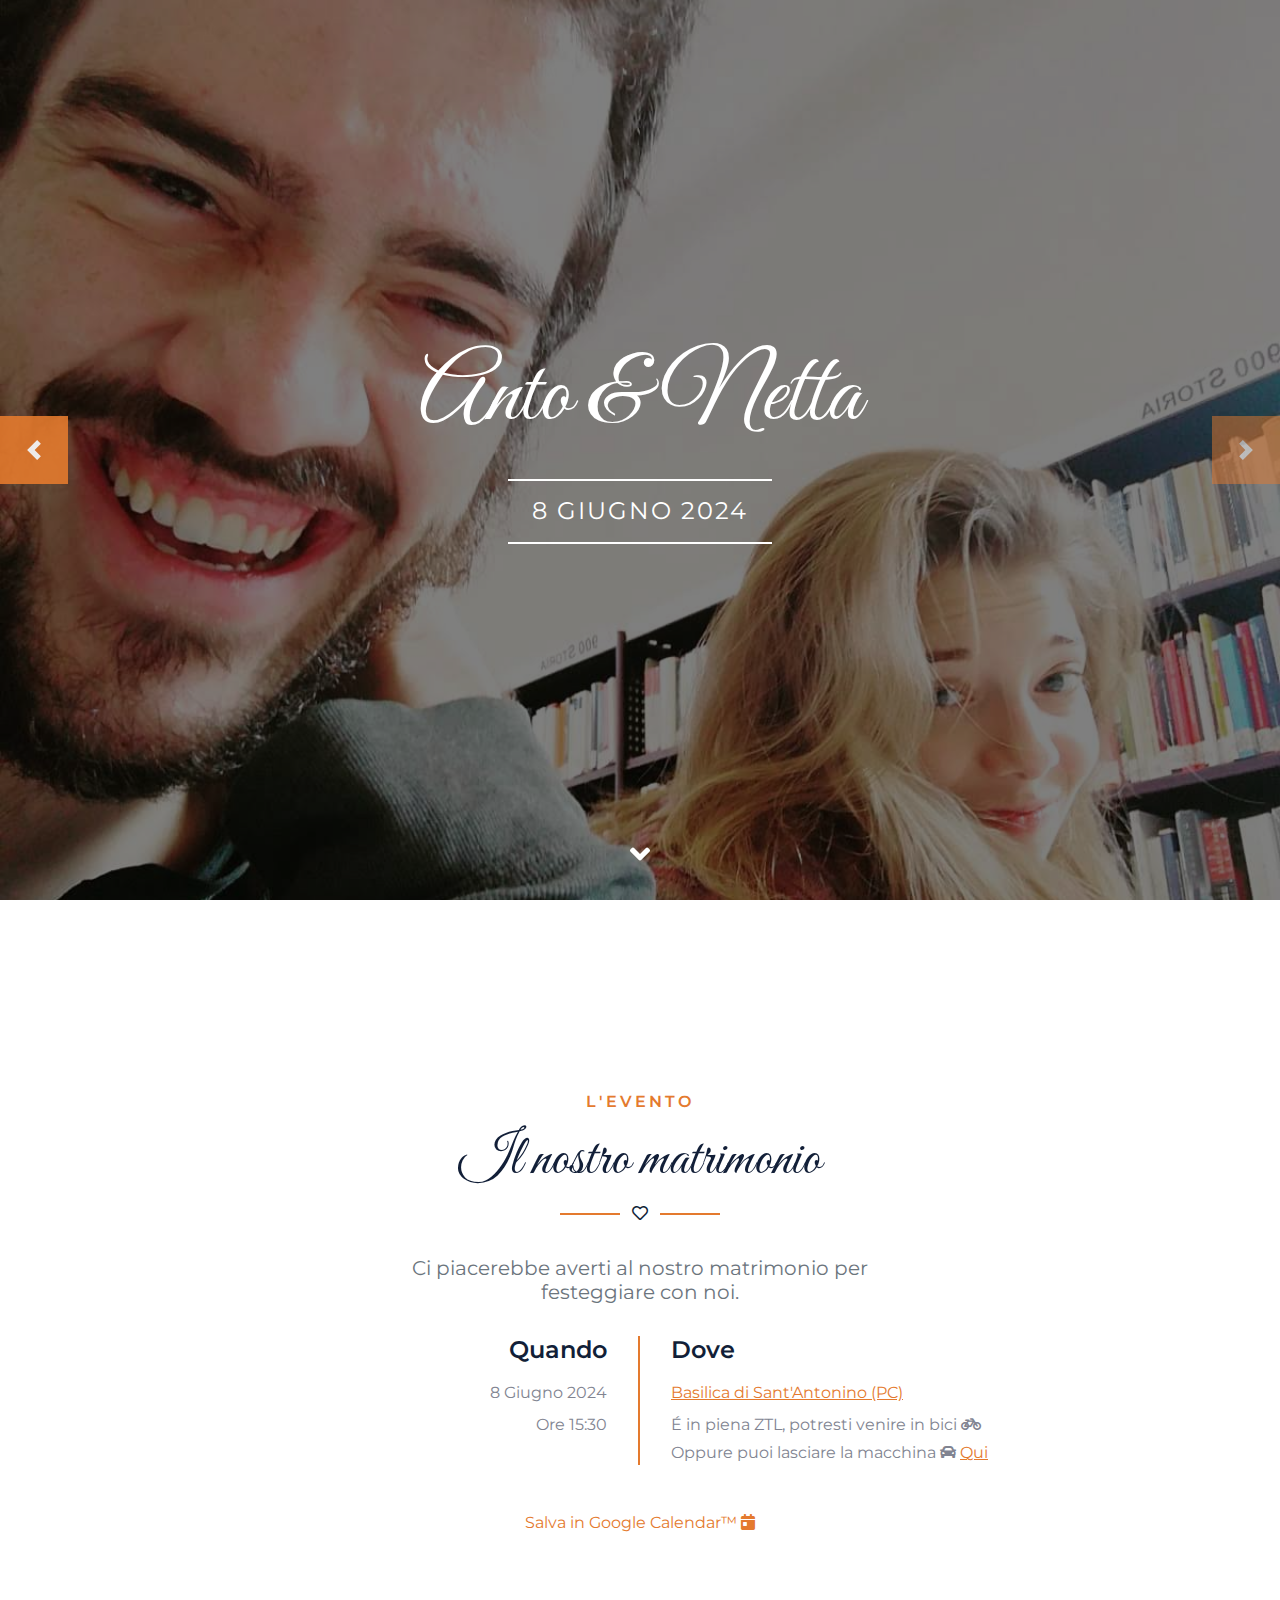
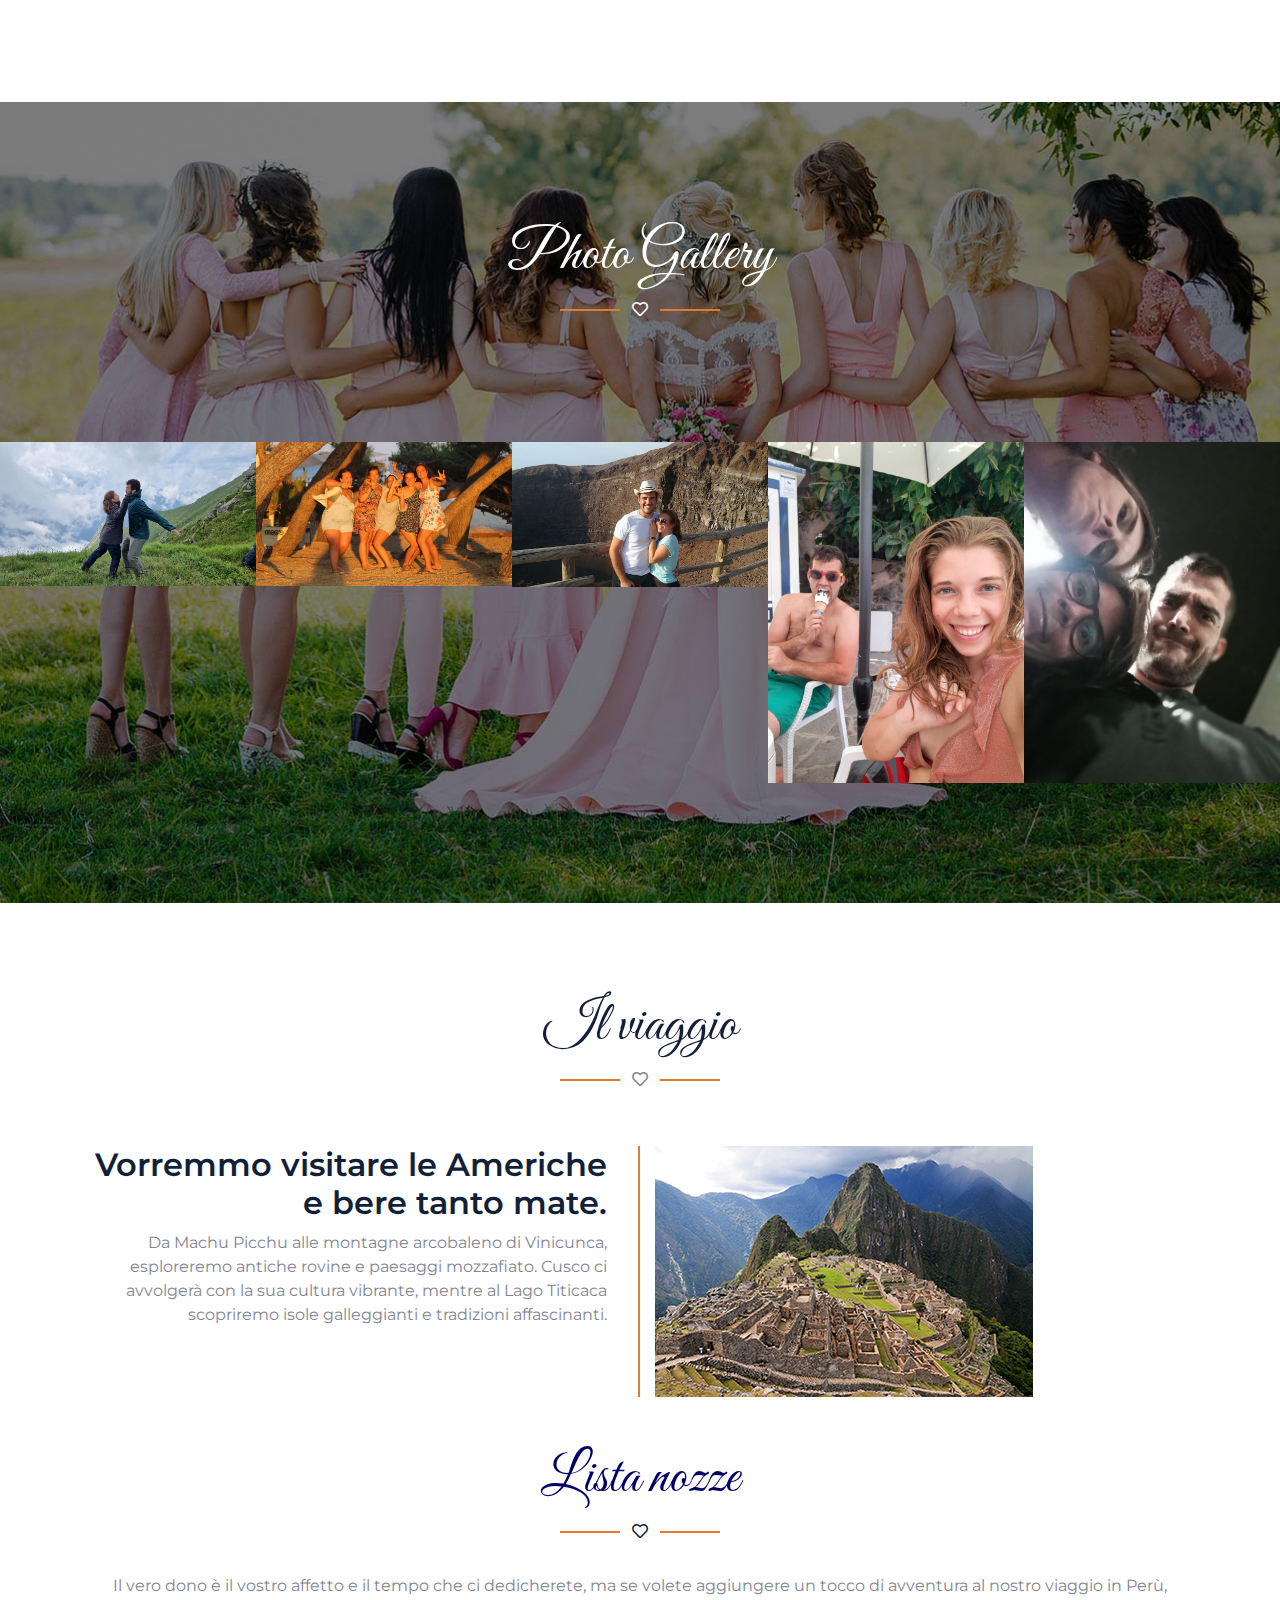
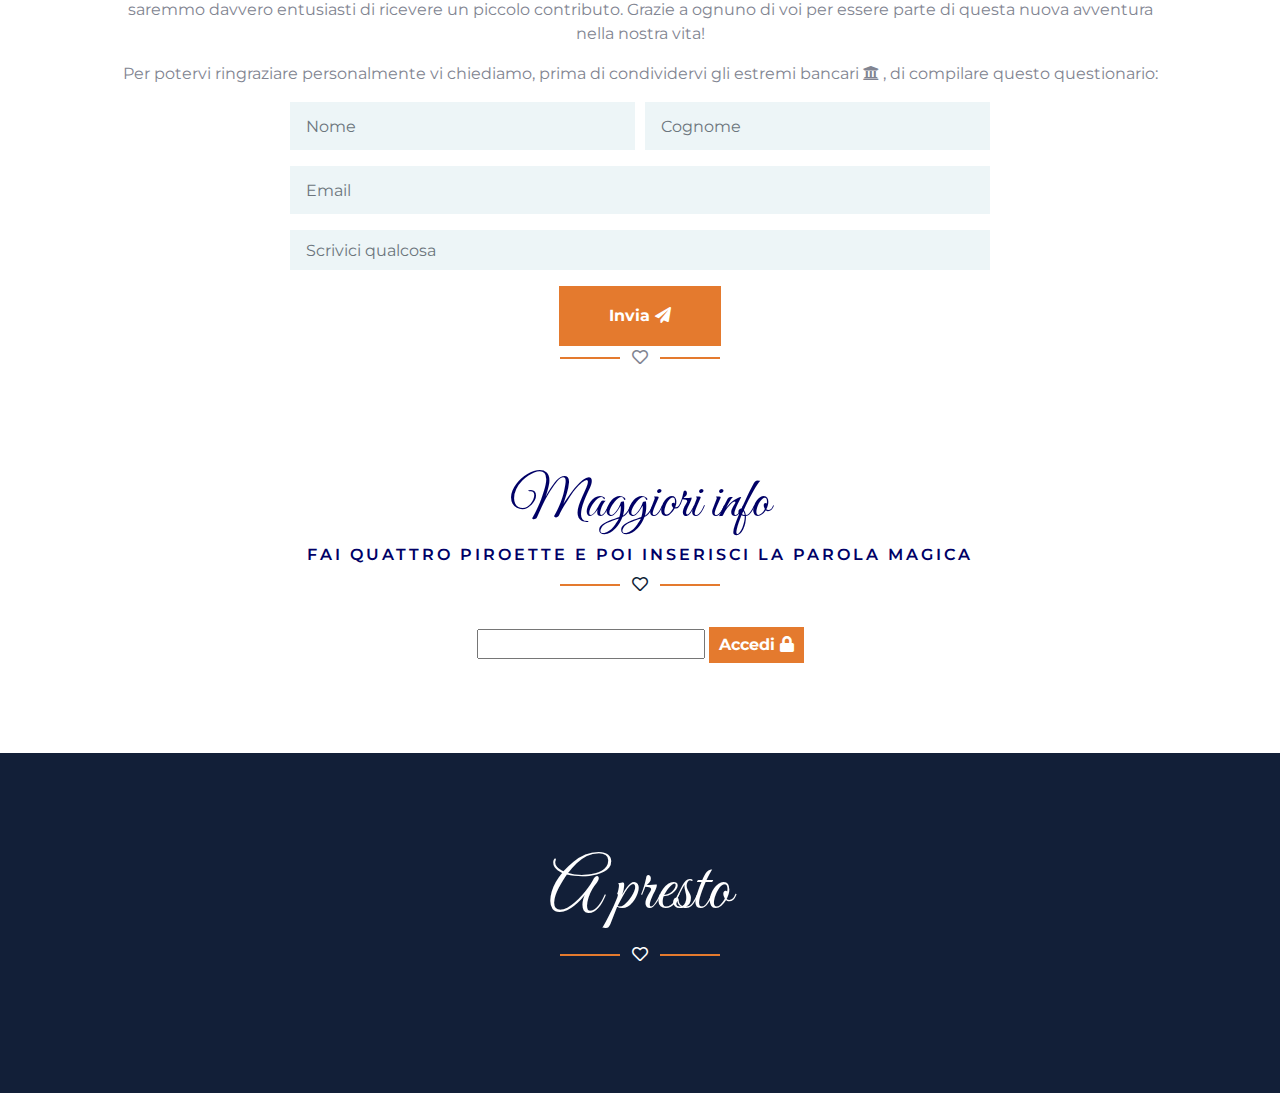
<file: index.html>
<!DOCTYPE html>
<html lang="it">

<head>
    <meta charset="utf-8">
    <title>Anto & Netta - Ci sposiamo</title>
    
    <meta name="description" content="8/06/24 Sant'Antonino" />
    <meta content="width=device-width, initial-scale=1.0" name="viewport">
    <meta content="8/06/24 Sant'Antonino" name="keywords">
    <meta name="viewport" content="width=device-width, initial-scale=1.0">



    <!-- Favicon -->
    <link rel="apple-touch-icon" sizes="180x180" href="img/favicon/apple-touch-icon.png">
    <link rel="icon1" type="image/favicon/ring32-icon" sizes="32x32" href="img/favicon/favicon-32x32.png">
    <link rel="icon" type="image/ring16-icon" sizes="16x16" href="img/favicon/favicon-16x16.png" >
    <link rel="manifest" href="img/favicon/site.webmanifest">
    <link rel="mask-icon" href="img/favicon/safari-pinned-tab.svg" color="#5bbad5">
    <meta name="msapplication-TileColor" content="#da532c">
    <meta name="theme-color" content="#ffffff">
    
    <link rel="shortcut icon" type="image/ring16-icon" sizes="16x16" href="img/favicon/favicon-16x16.png" >

    <!-- Google Web Fonts -->
    <link rel="preconnect" href="https://fonts.gstatic.com">
    <link href="https://fonts.googleapis.com/css2?family=Great+Vibes&family=Montserrat:wght@400;600&display=swap" rel="stylesheet"> 

    <!-- Font Awesome -->
    <!--<link href="https://cdnjs.cloudflare.com/ajax/libs/font-awesome/5.10.0/css/all.min.css" rel="stylesheet"> -->
    <link rel="stylesheet" href="https://cdnjs.cloudflare.com/ajax/libs/font-awesome/5.15.3/css/all.min.css">

    <!-- Libraries Stylesheet -->
    <link href="lib/owlcarousel/assets/owl.carousel.min.css" rel="stylesheet">
    <link href="lib/lightbox/css/lightbox.min.css" rel="stylesheet">

    <!-- Customized Bootstrap Stylesheet -->
    <link href="css/style.css" rel="stylesheet">

</head>

<body data-spy="scroll" data-target=".navbar" data-offset="51">
    <!-- Navbar Start -->
    <nav class="navbar fixed-top shadow-sm navbar-expand-lg bg-dark navbar-dark py-3 py-lg-0 px-lg-5">
        <a href="index.html" class="navbar-brand d-block d-lg-none">
            <h1 class="font-secondary text-white mb-n2">Anto <span class="text-primary">&</span> Netta</h1>
        </a>
        <button type="button" class="navbar-toggler" data-toggle="collapse" data-target="#navbarCollapse">
            <span class="navbar-toggler-icon"></span>
        </button>
        <div class="collapse navbar-collapse justify-content-between" id="navbarCollapse">
            <div class="navbar-nav ml-auto py-0">
                <a href="#home" class="nav-item nav-link active">Home</a>
                <a href="#evento" class="nav-item nav-link">L'evento</a>
                <a href="#gallery" class="nav-item nav-link">Gallery</a>
            </div>
            <a href="index.html" class="navbar-brand mx-5 d-none d-lg-block">
                <h1 class="font-secondary text-white mb-n2">Anto <span class="text-primary">&</span> Netta</h1>
            </a>
            <div class="navbar-nav mr-auto py-0">
                <a href="#trip" class="nav-item nav-link">Il viaggio</a>
                <a href="#list" class="nav-item nav-link">Lista nozze</a>
                <a href="#passwordForm" class="nav-item nav-link">Info</a>
            </div>
        </div>
    </nav>
    <!-- Navbar End -->


    <!-- Carousel Start -->
    <div class="container-fluid p-0 mb-5 pb-5" id="home">
        <div id="header-carousel" class="carousel slide carousel-fade" data-ride="carousel">
            <div class="carousel-inner">
                <div class="carousel-item position-relative active" style="height: 100vh; min-height: 400px;">
                    <img class="position-absolute w-100 h-100" src="img/carousel-3.jpg" style="object-fit: cover;">
                    <div class="carousel-caption d-flex flex-column align-items-center justify-content-center">
                        <div class="p-3" style="max-width: 900px;">
                            <h1 class="display-1 font-secondary text-white mt-n3 mb-md-4">Anto & Netta</h1>
                            <div class="d-inline-block border-top border-bottom border-light py-3 px-4">
                                <h4 class="text-uppercase font-weight-normal text-white m-0" style="letter-spacing: 2px;">8 giugno 2024</h4>
                                
                            </div>

                            <!-- <button type="button" class="btn-play mx-auto" data-toggle="modal"
                                data-src="https://www.youtube.com/embed/DWRcNpR6Kdc" data-target="#videoModal">
                                <span></span>
                            </button> -->                   
                          </div>
                    </div>
                </div>
                <div class="carousel-item position-relative" style="height: 100vh; min-height: 400px;">
                    <img class="position-absolute w-100 h-100" src="img/carousel-2.jpg" style="object-fit: cover;">
                    <div class="carousel-caption d-flex flex-column align-items-center justify-content-center">
                        <div class="p-3" style="max-width: 900px;">
                            <h1 class="display-1 font-secondary text-white mt-n3 mb-md-4">Anto & Netta</h1>
                            <div class="d-inline-block border-top border-bottom border-light py-3 px-4">
                                <h3 class="text-uppercase font-weight-normal text-white m-0" style="letter-spacing: 2px;">Ci sposiamo !</h3>
                            </div>
                            <!-- <button type="button" class="btn-play mx-auto" data-toggle="modal"
                                data-src="https://www.youtube.com/embed/DWRcNpR6Kdc" data-target="#videoModal">
                                <span></span>
                            </button> -->
                        </div>
                    </div>
                </div>
                
            </div>
            <!--Freccette laterali-->
            <a class="carousel-control-prev justify-content-start" href="#header-carousel" data-slide="prev">
                <div class="btn btn-primary px-0" style="width: 68px; height: 68px;">
                    <span class="carousel-control-prev-icon mt-3"></span>
                </div>
            </a>
            <a class="carousel-control-next justify-content-end" href="#header-carousel" data-slide="next">
                <div class="btn btn-primary px-0" style="width: 68px; height: 68px;">
                    <span class="carousel-control-next-icon mt-3"></span>
                </div>
            </a>
        </div>
    </div>
    <!-- Carousel End -->


    <!-- Video Modal Start -->
    <div class="modal fade" id="videoModal" tabindex="-1" role="dialog" aria-labelledby="exampleModalLabel" aria-hidden="true">
        <div class="modal-dialog" role="document">
            <div class="modal-content">
                <div class="modal-body">
                    <button type="button" class="close" data-dismiss="modal" aria-label="Close">
                        <span aria-hidden="true">&times;</span>
                    </button>        
                    <!-- 16:9 aspect ratio -->
                    <div class="embed-responsive embed-responsive-16by9">
                        <iframe class="embed-responsive-item" src="" id="video"  allowscriptaccess="always" allow="autoplay"></iframe>
                    </div>
                </div>
            </div>
        </div>
    </div>
    <!-- Video Modal End -->

        <!-- L'evento Start -->
        <div class="container-fluid py-5" id="evento">
            <div class="container py-5">
                <div class="section-title position-relative text-center">
                    <h6 class="text-uppercase text-primary mb-3" style="letter-spacing: 3px;">L'evento</h6>
                    <h1 class="font-secondary display-4">Il nostro matrimonio</h1>
                    <i class="far fa-heart text-dark"></i>
                </div>
                <div class="row justify-content-center">
                    <div class="col-md-6 text-center">
                        <h5 class="font-weight-normal text-muted mb-3 pb-3">Ci piacerebbe averti al nostro matrimonio per festeggiare con noi.  </h5>
                    </div>
                </div>
                <div class="row">
                    <div class="col-md-6 border-right border-primary">
                        <div class="text-center text-md-right mr-md-3 mb-4 mb-md-0">
                          <!--<img class="img-fluid mb-4" src="img/L'evento-1.jpg" alt="">-->
                            <h4 class="mb-3">Quando</h4>
                            <p class="mb-2">8 Giugno 2024</p>
                            <p class="mb-1">Ore 15:30</p>

                        </div>
                    </div>
                    <div class="col-md-6">
                        <div class="text-center text-md-left ml-md-3">
                           <!-- <img class="img-fluid mb-4" src="img/L'evento-2.jpg" alt=""> -->
                            <h4 class="mb-3">Dove</h4>
                            <p class="mb-2"> <a href="https://goo.gl/maps/T7y7zCUxiX3fUFUFA"><u>Basilica di Sant'Antonino (PC) </u></a> </p>
                                <p class="mb-1"> É in piena ZTL, potresti venire in bici <i class="fas fa-bicycle"></i> </p>
                                <p class="mb-0"> Oppure puoi lasciare la macchina <i class="fas fa-car"></i>
                                    <a href="https://goo.gl/maps/kEk9gjBiH636Jnms8"> <u> Qui</u> </a> </p>
                        </div>
                    </div>
                </div>
                
            </div>
            <div class="row justify-content-center">
                <div class="col-md-6 text-center">
                    <h6 class="font-weight-normal text-muted mb-3 pb-3">  
                        <!--
                            salvalo in
                        <a target="_blank" href="https://calendar.google.com/calendar/event?action=TEMPLATE&amp;tmeid=MmdqNTN2M3NrcXBxaDIxYnIwb2VqcTNocGggZ2FicmllbGUuc2ltb25ldHRhQG0&amp;tmsrc=gabriele.simonetta%40gmail.com"><img border="0" src="https://www.google.com/calendar/images/ext/gc_button1_it.gif"></a>
                        
                        
                        <a
                        target="_blank"
                        href="https://calendar.google.com/calendar/event?action=TEMPLATE&amp;tmeid=NGtjNW1rbDJxNjY5aTdxaWx2Ym5qN20yZjcgZ2FicmllbGUuc2ltb25ldHRhQG0&amp;tmsrc=gabriele.simonetta%40gmail.com"
                        ><img
                          border="0"
                          height="50"
                          src="https://ssl.gstatic.com/calendar/images/dynamiclogo_2020q4/calendar_29_2x.png"
                          
                      /></a>
                    -->
                    <a href="https://www.addevent.com/dir/?client=aub5jjpffz08eqvgwmj1482&amp;start=06%2F08%2F2024&amp;starttime=15%3A30&amp;end=06%2F08%2F2024&amp;endtime=17%3A30&amp;title=Matrimonio%20Anto%20e%20Netta&amp;description=1.%20Vai%20al%20sito:%20https%3A%2F%2Fanto-netta.github.io%2F<br%3E2.%20Vai%20al%20libretto%20della%20messa:%20https://www.canva.com/design/DAF2ahoWWSk/view<br%3E&amp;location=Basilica%20di%20Sant'Antonino%2C%20Piazza%20Sant'Antonino%2C%2029121%20Piacenza%20PC%2C%20Italia&amp;organizer=&amp;organizer_email=&amp;timezone=Europe%2FAmsterdam&amp;service=google&amp;date_format=MM%2FDD%2FYYYY&amp;all_day_event=false&amp;template=sp2015k910u2232p30&amp;alarm=15" target="_blank">Salva in Google Calendar™ <i class="fas fa-solid fa-calendar-day"></i></a>

                </h6>
                    
                    </div>
            </div>
            <div id="elemento-da-mostrare">
                <div class="row justify-content-center">
                    <div class="col-md-6 text-center">
                        <h6 class="font-weight-normal text-muted mb-3 pb-3">  
                            <!--
                                salvalo in
                            <a target="_blank" href="https://calendar.google.com/calendar/event?action=TEMPLATE&amp;tmeid=MmdqNTN2M3NrcXBxaDIxYnIwb2VqcTNocGggZ2FicmllbGUuc2ltb25ldHRhQG0&amp;tmsrc=gabriele.simonetta%40gmail.com"><img border="0" src="https://www.google.com/calendar/images/ext/gc_button1_it.gif"></a>
                            -->
                            
                            <a id="libretto-link" href="https://www.canva.com/design/DAF2ahoWWSk/view" target="_blank"> <u>qui troverai il libretto per seguire la messa</u>
                                <i class="fas fa-book-open"></i>
                            </a>     
                        </h6>
                        
                        </div>
                </div>
            </div>
        </div>
        <!-- L'evento End -->

    <!-- Gallery Start -->
    <div class="container-fluid bg-gallery" id="gallery" style="padding: 120px 0; margin: 90px 0;">
        <div class="section-title position-relative text-center" style="margin-bottom: 120px;">
          <!--  <h6 class="text-uppercase text-primary mb-3" style="letter-spacing: 3px;">Gallery</h6>-->
            <h1 class="font-secondary display-4 text-white">Photo Gallery</h1>
          <!--  <h6 class="text-uppercase text-blue" style="letter-spacing: 3px;">Qui facce sceme di gente felice</h6> -->
            <i class="far fa-heart text-white"></i>
        </div>
        <div class="owl-carousel gallery-carousel">
            <div class="gallery-item">
                <img class="img-fluid w-100" src="img/gallery-1.jpg" alt="" style="max-width: 100%;">
                <div class="overlay">
                  <a href="img/gallery-11.jpg" data-lightbox="gallery">
                    <i class="fa fa-2x fa-plus text-white"></i>
                  </a>
                </div>
              </div>
            <div class="gallery-item">
                <img class="img-fluid w-100" src="img/gallery-2.jpg" alt=""style="max-width: 100%;">
                <a href="img/gallery-2.gif" data-lightbox="gallery">
                    <i class="fa fa-2x fa-plus text-white"></i>
                </a>
            </div>
            <div class="gallery-item">
                <img class="img-fluid w-100" src="img/gallery-3.jpg" alt=""style="max-width: 100%;">
                <a href="img/gallery-3.jpg" data-lightbox="gallery">
                    <i class="fa fa-2x fa-plus text-white"></i>
                </a>
            </div>
            <div class="gallery-item">
                <img class="img-fluid w-100" src="img/gallery-4.jpg" alt="">
                <a href="img/gallery-4.jpg" data-lightbox="gallery">
                    <i class="fa fa-2x fa-plus text-white"></i>
                </a>
            </div>
            <div class="gallery-item">
                <img class="img-fluid w-100" src="img/gallery-5.jpg" alt="">
                <a href="img/gallery-5.jpg" data-lightbox="gallery">
                    <i class="fa fa-2x fa-plus text-white"></i>
                </a>
            </div>
        </div>
    </div>
    <!-- Gallery End -->
    <!--Start Viaggio-->
    <section id="trip">
        <div class="container">
            <div class="section-title position-relative text-center" style="margin-bottom: 30px;">
                <!--  <h6 class="text-uppercase text-primary mb-3" style="letter-spacing: 3px;">Gallery</h6>-->
                  <h1 class="font-secondary display-4 text-black">Il viaggio</h1>
                <!--  <h6 class="text-uppercase text-blue" style="letter-spacing: 3px;">Qui facce sceme di gente felice</h6> -->
                  <i class="far fa-heart text-black"></i>
              </div>
            <br>
          <div class="trip">
            <div class="row">
                <div class="col-md-6 border-right border-primary">
                    <div class="text-center text-md-right mr-md-3 mb-4 mb-md-0">
                        <h2> Vorremmo visitare le Americhe e bere tanto mate.</h2>
                         <p>Da Machu Picchu alle montagne arcobaleno di Vinicunca, esploreremo antiche rovine e paesaggi mozzafiato. Cusco ci  avvolgerà con la sua cultura vibrante, mentre al Lago Titicaca scopriremo isole galleggianti e tradizioni affascinanti.</p>
                   </div>
                </div>
                <div class="col-md-6">
                    <div class="text-center text-md-left ml-md-0">
                        <img src="img/peru-1.jpg" alt="Machu Picchu">
                    </div>
                </div>
            </div>
            <br>
            <br>
            </div>
          </div>
        </div>
      </section>
      
      
      <!--End viaggio-->
<!--Lista nozze Start -->

<section id="list">
    <div class="container">
        <div class="section-title position-relative text-center" style="margin-bottom: 4 px;">
            <h1 class="font-secondary display-4 text-blue">Lista nozze</h1>
            <i class="far fa-heart text-dark"></i>
        </div>
        <div class="position-relative text-center">
        <p>Il vero dono è il vostro affetto e il tempo che ci dedicherete, ma se volete aggiungere un tocco di avventura al nostro viaggio in Perù, saremmo davvero entusiasti di ricevere un piccolo contributo. Grazie a ognuno di voi per essere parte di questa nuova avventura nella nostra vita!</p>
        <p>Per potervi ringraziare personalmente vi chiediamo, prima di condividervi gli estremi bancari  <i class="fas fa-university"></i>
            , di compilare questo questionario:</p>
        </div>
        <div class="row justify-content-center">
            <div id="risultato" class="text-center col-lg-8" style="display: none; border: 3px  dotted  #e47a2e; padding: 10px;">
                <ul class="text-uppercase text-blue" style="list-style-type: none;">
                    <li>IBAN: IT14U0200812606000430091993</li>
                    <li>Intestatario: SIMONETTA GABRIELE, PIRCHIO ANTONIETTA</li>
                    <li>Banca: Unicredit</li>
                    <li>Bic/swift: UNICRITM1BC7</li>
                    <p id="causale"></p>
                </ul>
            </div>
            
            <div class="col-lg-8">
                <div class="text-center">
                    <main class="container">
                        <form   name="ibanform"
                        id="ibanform"
                        method="post" 
                        onsubmit="mostraRisultato(event)"
                        onsubmit="submitted=true;">
                        <div class="form-row row justify-content-center">
                            <label class="form-group col-sm-6" for="Nome">
                            <input
                                type="text"
                                class="form-control bg-secondary border-0 py-4 px-3"
                                placeholder="Nome"
                                name="Nome"
                                id="Nome"
                                required
                            />
                            </label>
                            <label class="form-group col-sm-6" for="Cognome">
                            <input
                                type="text"
                                class="form-control bg-secondary border-0 py-4 px-3"
                                placeholder="Cognome"
                                name="Cognome"
                                id="Cognome"
                                required
                            />
                            </label>
                            <label class="form-group col-sm-12" for="email">
                            <input
                                type="email"
                                class="form-control bg-secondary border-0 py-4 px-3"
                                placeholder="Email"
                                name="email"
                                id="email"
                                
                            />
                            </label>
                                <input
                                type="hidden"
                                class="form-control bg-secondary border-0 py-4 px-3"
                                name="caus"
                                id="caus"
                                value="nooo"
                    
                            />
                            <label class="form-group col-sm-12" for="comment">
                                <input
                                type="text"
                                class="form-control bg-secondary border-0 py-2 px-3" 
                                placeholder="Scrivici qualcosa"
                                name="comment"
                                id="comment"
                                
                                />
                            </label>
                            <button type="submit-iban" class="btn btn-primary font-weight-bold py-3 px-5" id="button-iban">Invia <i class="fas fa-paper-plane"></i></button>
                        </div>
                        </form> 
                    </main>
                </div>
                </div>
            </div>
        </div>
        <div class="section-title position-relative text-center" style="margin-bottom: 30px;">
            <!--  <h6 class="text-uppercase text-primary mb-3" style="letter-spacing: 3px;">Gallery</h6>-->
            <!--  <h6 class="text-uppercase text-blue" style="letter-spacing: 3px;">Qui facce sceme di gente felice</h6> -->
            <i class="far fa-heart text-black"></i>
        </div>
    </div>
</section>
<!-- Più informazioni Start-->
    <div id="passwordForm">
                <div class="section-title position-relative text-center" style="margin-bottom: 4 px;">
                    <h1 class="font-secondary display-4 text-blue">Maggiori info</h1>
                    <h6 class="text-uppercase text-blue" style="letter-spacing: 3px;">fai quattro piroette e poi inserisci la parola magica</h6>
                    <i class="far fa-heart text-dark"></i>
                </div>
                <div>
                   <!-- <h5 class="font-secondary" style="letter-spacing: 3px;"> fai quattro piroette e poi inserisci la parola magica </h6> -->                          
                    <form onsubmit="checkPassword(); return false;">
                        <input type="text" id="passwordInput">
                    <button class="btn btn-primary font-weight-bold py-1 px-2" type="submit">Accedi  <i class="fas fa-lock"></i>
                    </button> 
                    </form>
                    <p id="errorMessage"></p>
                </div>
    </div>
<div id="content1" style="display: none;">
    <!-- Location Start -->
    <div class="container-fluid py-5" id="location1">
        <div class="container py-5">
            <div class="section-title position-relative text-center" id="location-title">
                <h6 class="text-uppercase text-primary mb-3" style="letter-spacing: 3px;">a little party never killed nobody</h6>
                <h1 class="font-secondary display-4" id="location-heading">Che la festa abbia inizio !</h1>
                <i class="far fa-heart text-dark"></i>
            </div>
                <div class="row">
                    <div class="col-md-6 border-right border-primary">
                        <div class="text-center text-md-right mr-md-3 mb-4 mb-md-0">
                            <h3 class="mb-3">Location</h3>
                            <p>Vi aspettiamo per festeggiare con noi presso:</p>
                            <h4><a href="https://maps.app.goo.gl/UdgP3nMpN37znW6eA" target="_blank"><i class="fas fa-map-marker-alt"></i> Gli Spinoni</a></h4>
                            <p>Località Ancarano Sotto, 177 </p>
                            <p>29029 Rivergaro PC</p>
                        </div>
                    </div>

                    <div class="col-md-6">
                        <div class="text-center text-md-left ml-md-0">
                            <img class="img-fluid mb-5" src="img/location.webp" alt="">
                        </div>
                    </div>
                </div>
                <div class="text-center">
                    <br>

                    <a class="underlined-text" href="#rsvp" >Compila il RSVP qui sotto <i class="fas fa-arrow-down"></i></a>
                    </div>
        </div>
    </div>

    <!-- Location end -->
        
      <!-- RSVP Start -->
      <div class="container-fluid py-5" id="rsvp">
        <div class="container py-5">
            <div class="section-title position-relative text-center" id="rsvp-title">
                <h6 class="text-uppercase text-primary mb-3" style="letter-spacing: 3px;">RSVP</h6>
                <h1 class="font-secondary display-4" id="rsvp-heading">Unisciti alla festa</h1>
                <h6 class=".text-lowercase text-blue" style="letter-spacing: 2px;" id="rsvp-note">Ti chiediamo gentilmente di compilarlo entro il 03/03/2024 così da organizzarci al meglio</h6>
                <i class="far fa-heart text-dark"></i>
            </div>
            <!-- Messaggio di ringraziamento start-->
            <div id="thank-you-message" style="display: none;"> 
                <h1 class="font-secondary display-4 text-center" >Grazie!</h1>
                <p class="text-center"> Non vediamo l'ora che sia l'8 giugno per festeggiare insieme.</p>
            </div>
            <!-- Messaggio di ringraziamento end-->        
            <p style="margin-bottom: 50px;"></p>
        </div>
        <div class="row justify-content-center">
            <div class="col-lg-8">
                <div class="text-center">
                    <form 
                    id="rsvpform"
                    method="post" >
                        <div class="form-row">
                            <div class="form-group col-sm-6"for="Nome_Cognome">
                                <input type="text" class="form-control bg-secondary border-0 py-4 px-3"
                                 placeholder="Nome e Cognome"
                                 name="Nome_Cognome"
                                 id="Nome_Cognome_rsvp"
                                 required/>
                            </div>
                            <div class="form-group col-sm-6" >
                                <input type="email"     
                                id="e_mail_rsvp"
                                name="e_mail"
                                class="form-control bg-secondary border-0 py-4 px-3"
                                placeholder="Email"
                                required/>
                            </div>
                        </label>
                        <input
                        type="hidden"
                        class="form-control bg-secondary border-0 py-4 px-3"
                        name="cena"
                        id="cena_rsvp"
                        value="Invitato a cena"
                      />
                        </div>
                        <div class="form-row">
                            <div class="form-group col-sm-6">
                                <select class="form-control bg-secondary border-0" style="height: 52px;" 
                                name="presenza"
                                id="presenza_rsvp"
                                required>
                                    <option value="" selected disabled hidden>Dicci che farai</option>
                                    <option>È l'evento dell'anno! Non mancherò</option>
                                    <option>Vengo solo alla cerimonia per tirarvi il riso</option>
                                    <option>Non posso partecipare</option>
                                </select>
                                
                            </div>
                            <div class="form-group col-sm-6">
                                <select class="form-control bg-secondary border-0" style="height: 52px;" onchange="mostraCampoAltro(this.value)" 
                                name="allergia"
                                id="allergia_rsvp"
                                required>
                                    <option value=""selected disabled hidden>Allergia, intolleranze, regime alimentari </option>
                                    <option>Nulla, mangio anche i sassi</option>
                                    <option>Vegani</option>
                                    <option>Vegetariani</option>
                                    <option>Intolleranti lattosio</option>
                                    <option>Celiaci</option>
                                    <option value="Altro">Altro...</option>
                                </select>
                            </div>
                        
                        </div>
                        <div class="form-group" id="altroInputWrapper" style="display: none;"> <!-- Campo di testo personalizzato per l'opzione "Altro" che inizialmente è nascosto -->
                            <input type="text" class="form-control bg-secondary border-0 py-4 px-3" placeholder="Specifica altro..." 
                            name="altroInput_rsvp"
                            id="altroInput_rsvp">
                        </div>
                        <div class="form-group">
                            <textarea class="form-control bg-secondary border-0 py-2 px-3" 
                            rows="5" 
                            placeholder="Segnalaci altre eventuali esigenze come ad esempio: n° ed età di bimbi al seguito, seggioloni..."
                            name="commento"
                            id="commento_rsvp"></textarea>
                        </div>
                        <div>
                            <button class="btn btn-primary font-weight-bold py-3 px-5" type="submit" id="rsvpButton">Invia <i class="fas fa-paper-plane"></i></button>
                        </div>
                    </form>
                </div>
            </div>
        </div>
</div>
<!-- RSVP End -->  

</div>
<!--Content 1 END-->
<!--Content 2 STRART-->
    <div id="content2" style="display: none;">
       <!-- Location Start -->
    <div class="container-fluid py-5" id="location2">
        <div class="container py-5">
            <div class="section-title position-relative text-center" id="location-title">
                <h6 class="text-uppercase text-primary mb-3" style="letter-spacing: 3px;">a little party never killed nobody</h6>
                <h1 class="font-secondary display-4" id="location-heading">Che la festa abbia inizio !</h1>
                <i class="far fa-heart text-dark"></i>
            </div>
                <div class="row">
                    <div class="col-md-6 border-right border-primary">
                        <div class="text-center text-md-right mr-md-3 mb-4 mb-md-0">
                            <h3 class="mb-3">Location</h3>
                            <p>Vi aspettiamo, <u>per il taglio della torta</u>, verso le 23.00 presso:</p>
                            <h4><a href="https://maps.app.goo.gl/UdgP3nMpN37znW6eA" target="_blank"><i class="fas fa-map-marker-alt"></i> Gli Spinoni</a></h4>
                            <p>Località Ancarano Sotto, 177 </p>
                            <p>29029 Rivergaro PC</p>

                        </div>
                    
                    </div>
                    <div class="col-md-6">
                        <div class="text-center text-md-left ml-md-0">
                            <img class="img-fluid mb-5" src="img/location.webp" alt="">
                        </div>
                    </div>
                </div>
                <div class="text-center">
                    <br>

                    <a class="underlined-text" href="#rsvp" >Compila il RSVP qui sotto <i class="fas fa-arrow-down"></i></a>
                    </div>
        </div>
    </div>
    <!-- Location end -->
        
    <!-- RSVP Start -->
<div class="container-fluid py-5" id="rsvp">
    <div class="container py-5">
        <div class="section-title position-relative text-center" id="rsvp-title">
            <h6 class="text-uppercase text-primary mb-3" style="letter-spacing: 3px;">RSVP</h6>
            <h1 class="font-secondary display-4" id="rsvp-heading">Unisciti alla festa</h1>
            <h6 class=".text-lowercase text-blue" style="letter-spacing: 2px;" id="rsvp-note">Ti chiediamo gentilmente di compilarlo entro il 03/03/2024 così da organizzarci al meglio</h6>
            <i class="far fa-heart text-dark"></i>
        </div>
        <!-- Messaggio di ringraziamento start-->
        <div id="thank-you-message_cake" style="display: none;"> 
            <h1 class="font-secondary display-4 text-center" >Grazie!</h1>
            <p class="text-center"> Non vediamo l'ora che sia l'8 giugno per festeggiare insieme.</p>
        </div>
        <!-- Messaggio di ringraziamento end-->        
        <p style="margin-bottom: 50px;"></p>
    </div>
    <div class="row justify-content-center">
        <div class="col-lg-8">
            <div class="text-center">
                <form 
                id="cakeform"
                method="post" >
                    <div class="form-row">
                        <div class="form-group col-sm-6"for="Nome_Cognome">
                            <input type="text" class="form-control bg-secondary border-0 py-4 px-3"
                             placeholder="Nome e Cognome"
                             name="Nome_Cognome"
                             id="Nome_Cognome_cake"
                             required/>
                        </div>
                        <div class="form-group col-sm-6" >
                            <input type="email"     
                            id="e_mail_cake"
                            name="e_mail"
                            class="form-control bg-secondary border-0 py-4 px-3"
                            placeholder="Email"
                            required/>
                        </div>
                    </label>
                    <input
                    type="hidden"
                    class="form-control bg-secondary border-0 py-4 px-3"
                    name="cena"
                    id="cena_cake"
                    value="Invitato alla torta"
                  />
                  <input
                  type="hidden"
                  class="form-control bg-secondary border-0 py-4 px-3"
                  name="cena"
                  id="allergia_cake"
                  value="_"
                />
                    </div>
                    <div class="form-row">
                        <div class="form-group col-sm-6">
                            <select class="form-control bg-secondary border-0" style="height: 52px;" 
                            name="presenza"
                            id="presenza_cake"
                            required>
                                <option value="" selected disabled hidden>Dicci che farai</option>
                                <option>Vengo alla cerimonia e alla torta solo se è buona</option>
                                <option>Vengo solo alla cerimonia per tirarvi il riso</option>
                                <option>Non posso partecipare</option>
                            </select>
                        </div>
                    </div>
                    <div class="form-group" id="altroInputWrapper" style="display: none;"> <!-- Campo di testo personalizzato per l'opzione "Altro" che inizialmente è nascosto -->
                        <input type="text" class="form-control bg-secondary border-0 py-4 px-3" placeholder="Specifica altro..." 
                        name="altroInput"
                        id="altroInput_cake">
                    </div>
                    
                    <div class="form-group">
                        <textarea class="form-control bg-secondary border-0 py-2 px-3" 
                        rows="5" 
                        placeholder="Segnalaci altre eventuali esigenze..."
                        name="commento"
                        id="commento_cake"></textarea>
                    </div>
                    <div>
                        <button class="btn btn-primary font-weight-bold py-3 px-5" type="submit" id="cakeButton">Invia <i class="fas fa-paper-plane"></i></button>
                    </div>
                </form>
            </div>
        </div>
    </div>
    <!-- <div style="position: relative; width: 100%; height: 0; padding-top: 141.4286%;
 padding-bottom: 0; box-shadow: 0 2px 8px 0 rgba(63,69,81,0.16); margin-top: 1.6em; margin-bottom: 0.9em; overflow: hidden;
 border-radius: 8px; will-change: transform;">
  <iframe loading="lazy" style="position: absolute; width: 100%; height: 100%; top: 0; left: 0; border: none; padding: 0;margin: 0;"
    src="https:&#x2F;&#x2F;www.canva.com&#x2F;design&#x2F;DAFxsIlWOxQ&#x2F;view?embed" allowfullscreen="allowfullscreen" allow="fullscreen">
  </iframe>
</div>
-->
</div>
<!-- RSVP End -->  
<!--Content 2 END-->
    </div>
  
    
    <!-- Footer Start -->
    <div class="container-fluid bg-dark text-white py-5" id="Contatti" style="margin-top: 90px;">
        <div class="container text-center py-5">
            <div class="section-title position-relative text-center">
                <h1 class="font-secondary display-3 text-white">A presto</h1>
                <i class="far fa-heart text-white"></i>
                
            </div>
           <!-- <div class="d-flex justify-content-center mb-4">
                <a class="btn btn-lg btn-outline-light btn-lg-square mr-2" href="#"><i class="fab fa-twitter"></i></a>
                <a class="btn btn-lg btn-outline-light btn-lg-square mr-2" href="#"><i class="fab fa-facebook-f"></i></a>
                <a class="btn btn-lg btn-outline-light btn-lg-square mr-2" href="#"><i class="fab fa-linkedin-in"></i></a>
                <a class="btn btn-lg btn-outline-light btn-lg-square" href="#"><i class="fab fa-instagram"></i></a>
            </div>
            <div class="d-flex justify-content-center py-2">
                <p class="text-white" href="#">info@example.com</p>
                <span class="px-3">|</span>
                <p class="text-white" href="#">+012 345 6789</p>
            </div>
            <p class="m-0">&copy; <a class="text-primary" href="#">Domain Name</a>. Designed by <a class="text-primary" href="https://htmlcodex.com">HTML Codex</a>
            </p>
        </div>
    -->
    </div>
    <!-- Footer End -->
   
    <!-- Scroll to Bottom -->
    <!--<i class="fa fa-2x fa-angle-down text-white scroll-to-bottom"></i> --> 
    <a href="#evento"><i class="fa fa-2x fa-angle-down text-white scroll-to-bottom"></i></a>
    <!-- Back to Top -->
    <a href="#" class="btn btn-lg btn-outline-primary btn-lg-square back-to-top"><i class="fa fa-angle-double-up"></i></a>
    <!-- JavaScript Libraries -->
    <script src="https://code.jquery.com/jquery-3.4.1.min.js"></script>
    <script src="https://stackpath.bootstrapcdn.com/bootstrap/4.4.1/js/bootstrap.bundle.min.js"></script>
    <script src="lib/easing/easing.min.js"></script>
    <script src="lib/waypoints/waypoints.min.js"></script>
    <script src="lib/owlcarousel/owl.carousel.min.js"></script>
    <script src="lib/isotope/isotope.pkgd.min.js"></script>

    <!-- Template Javascript -->
    <script src="js/main.js"></script>
</body>

</html>
</file>
<file: css/style.css>
/******* Bootstrap Theming ********/
/*!
 * Bootstrap v4.5.3 (https://getbootstrap.com/)
 * Copyright 2011-2020 The Bootstrap Authors
 * Copyright 2011-2020 Twitter, Inc.
 * Licensed under MIT (https://github.com/twbs/bootstrap/blob/main/LICENSE)
 */
:root {
  --blue: #007bff;
  --indigo: #6610f2;
  --purple: #6f42c1;
  --pink: #e83e8c;
  --red: #dc3545;
  --orange: #fd7e14;
  --yellow: #ffc107;
  --green: #28a745;
  --teal: #20c997;
  --cyan: #17a2b8;
  --white: #fff;
  --gray: #6c757d;
  --gray-dark: #343a40;
  --primary: #E47A2E;
  --secondary: #EDF5F7;
  --success: #28a745;
  --info: #17a2b8;
  --warning: #ffc107;
  --danger: #dc3545;
  --light: #FFFFFF;
  --dark: #121F38;
  --breakpoint-xs: 0;
  --breakpoint-sm: 576px;
  --breakpoint-md: 768px;
  --breakpoint-lg: 992px;
  --breakpoint-xl: 1200px;
  --font-family-sans-serif: "Montserrat", sans-serif;
  --font-family-monospace: SFMono-Regular, Menlo, Monaco, Consolas, "Liberation Mono", "Courier New", monospace;
}

*,
*::before,
*::after {
  box-sizing: border-box;
}

html {
  font-family: sans-serif;
  line-height: 1.15;
  -webkit-text-size-adjust: 100%;
  -webkit-tap-highlight-color: rgba(0, 0, 0, 0);
}

article, aside, figcaption, figure, footer, header, hgroup, main, nav, section {
  display: block;
}

body {
  margin: 0;
  font-family: "Montserrat", sans-serif;
  font-size: 1rem;
  font-weight: 400;
  line-height: 1.5;
  color: #818491;
  text-align: left;
  background-color: #FFFFFF;
}

[tabindex="-1"]:focus:not(:focus-visible) {
  outline: 0 !important;
}

hr {
  box-sizing: content-box;
  height: 0;
  overflow: visible;
}

h1, h2, h3, h4, h5, h6 {
  margin-top: 0;
  margin-bottom: 0.5rem;
}

p {
  margin-top: 0;
  margin-bottom: 1rem;
}

abbr[title],
abbr[data-original-title] {
  text-decoration: underline;
  text-decoration: underline dotted;
  cursor: help;
  border-bottom: 0;
  text-decoration-skip-ink: none;
}

address {
  margin-bottom: 1rem;
  font-style: normal;
  line-height: inherit;
}

ol,
ul,
dl {
  margin-top: 0;
  margin-bottom: 1rem;
}

ol ol,
ul ul,
ol ul,
ul ol {
  margin-bottom: 0;
}

dt {
  font-weight: 700;
}

dd {
  margin-bottom: .5rem;
  margin-left: 0;
}

blockquote {
  margin: 0 0 1rem;
}

b,
strong {
  font-weight: bolder;
}

small {
  font-size: 80%;
}

sub,
sup {
  position: relative;
  font-size: 75%;
  line-height: 0;
  vertical-align: baseline;
}

sub {
  bottom: -.25em;
}

sup {
  top: -.5em;
}

a {
  color: #E47A2E;
  text-decoration: none;
  background-color: transparent;
}

a:hover {
  color: #af5617;
  text-decoration: underline;
}

a:not([href]):not([class]) {
  color: inherit;
  text-decoration: none;
}

a:not([href]):not([class]):hover {
  color: inherit;
  text-decoration: none;
}

pre,
code,
kbd,
samp {
  font-family: SFMono-Regular, Menlo, Monaco, Consolas, "Liberation Mono", "Courier New", monospace;
  font-size: 1em;
}

pre {
  margin-top: 0;
  margin-bottom: 1rem;
  overflow: auto;
  -ms-overflow-style: scrollbar;
}

figure {
  margin: 0 0 1rem;
}

img {
  vertical-align: middle;
  border-style: none;
}

svg {
  overflow: hidden;
  vertical-align: middle;
}

table {
  border-collapse: collapse;
}

caption {
  padding-top: 0.75rem;
  padding-bottom: 0.75rem;
  color: #6c757d;
  text-align: left;
  caption-side: bottom;
}

th {
  text-align: inherit;
  text-align: -webkit-match-parent;
}

label {
  display: inline-block;
  margin-bottom: 0.5rem;
}

button {
  border-radius: 0;
}

button:focus {
  outline: 1px dotted;
  outline: 5px auto -webkit-focus-ring-color;
}

input,
button,
select,
optgroup,
textarea {
  margin: 0;
  font-family: inherit;
  font-size: inherit;
  line-height: inherit;
}

button,
input {
  overflow: visible;
}

button,
select {
  text-transform: none;
}

[role="button"] {
  cursor: pointer;
}

select {
  word-wrap: normal;
}

button,
[type="button"],
[type="reset"],
[type="submit"] {
  -webkit-appearance: button;
}

button:not(:disabled),
[type="button"]:not(:disabled),
[type="reset"]:not(:disabled),
[type="submit"]:not(:disabled) {
  cursor: pointer;
}

button::-moz-focus-inner,
[type="button"]::-moz-focus-inner,
[type="reset"]::-moz-focus-inner,
[type="submit"]::-moz-focus-inner {
  padding: 0;
  border-style: none;
}

input[type="radio"],
input[type="checkbox"] {
  box-sizing: border-box;
  padding: 0;
}

textarea {
  overflow: auto;
  resize: vertical;
}

fieldset {
  min-width: 0;
  padding: 0;
  margin: 0;
  border: 0;
}

legend {
  display: block;
  width: 100%;
  max-width: 100%;
  padding: 0;
  margin-bottom: .5rem;
  font-size: 1.5rem;
  line-height: inherit;
  color: inherit;
  white-space: normal;
}

@media (max-width: 1200px) {
  legend {
    font-size: calc(1.275rem + 0.3vw) ;
  }
}

progress {
  vertical-align: baseline;
}

[type="number"]::-webkit-inner-spin-button,
[type="number"]::-webkit-outer-spin-button {
  height: auto;
}

[type="search"] {
  outline-offset: -2px;
  -webkit-appearance: none;
}

[type="search"]::-webkit-search-decoration {
  -webkit-appearance: none;
}

::-webkit-file-upload-button {
  font: inherit;
  -webkit-appearance: button;
}

output {
  display: inline-block;
}

summary {
  display: list-item;
  cursor: pointer;
}

template {
  display: none;
}

[hidden] {
  display: none !important;
}

h1, h2, h3, h4, h5, h6,
.h1, .h2, .h3, .h4, .h5, .h6 {
  margin-bottom: 0.5rem;
  font-weight: 600;
  line-height: 1.2;
  color: #121F38;
}

h1, .h1 {
  font-size: 2.5rem;
}

@media (max-width: 1200px) {
  h1, .h1 {
    font-size: calc(1.375rem + 1.5vw) ;
  }
}

h2, .h2 {
  font-size: 2rem;
}

@media (max-width: 1200px) {
  h2, .h2 {
    font-size: calc(1.325rem + 0.9vw) ;
  }
}

h3, .h3 {
  font-size: 1.75rem;
}

@media (max-width: 1200px) {
  h3, .h3 {
    font-size: calc(1.3rem + 0.6vw) ;
  }
}

h4, .h4 {
  font-size: 1.5rem;
}

@media (max-width: 1200px) {
  h4, .h4 {
    font-size: calc(1.275rem + 0.3vw) ;
  }
}

h5, .h5 {
  font-size: 1.25rem;
}

h6, .h6 {
  font-size: 1rem;
}

.lead {
  font-size: 1.25rem;
  font-weight: 300;
}

.display-1 {
  font-size: 6rem;
  font-weight: 300;
  line-height: 1.2;
}

@media (max-width: 1200px) {
  .display-1 {
    font-size: calc(1.725rem + 5.7vw) ;
  }
}

.display-2 {
  font-size: 5.5rem;
  font-weight: 300;
  line-height: 1.2;
}

@media (max-width: 1200px) {
  .display-2 {
    font-size: calc(1.675rem + 5.1vw) ;
  }
}

.display-3 {
  font-size: 4.5rem;
  font-weight: 300;
  line-height: 1.2;
}

@media (max-width: 1200px) {
  .display-3 {
    font-size: calc(1.575rem + 3.9vw) ;
  }
}

.display-4 {
  font-size: 3.5rem;
  font-weight: 300;
  line-height: 1.2;
}

@media (max-width: 1200px) {
  .display-4 {
    font-size: calc(1.475rem + 2.7vw) ;
  }
}

hr {
  margin-top: 1rem;
  margin-bottom: 1rem;
  border: 0;
  border-top: 2px solid rgba(0, 0, 0, 0.1);
}

small,
.small {
  font-size: 80%;
  font-weight: 400;
}

mark,
.mark {
  padding: 0.2em;
  background-color: #fcf8e3;
}

.list-unstyled {
  padding-left: 0;
  list-style: none;
}

.list-inline {
  padding-left: 0;
  list-style: none;
}

.list-inline-item {
  display: inline-block;
}

.list-inline-item:not(:last-child) {
  margin-right: 0.5rem;
}

.initialism {
  font-size: 90%;
  text-transform: uppercase;
}

.blockquote {
  margin-bottom: 1rem;
  font-size: 1.25rem;
}

.blockquote-footer {
  display: block;
  font-size: 80%;
  color: #6c757d;
}

.blockquote-footer::before {
  content: "\2014\00A0";
}

.img-fluid {
  max-width: 100%;
  height: auto;
}

.img-thumbnail {
  padding: 0.25rem;
  background-color: #FFFFFF;
  border: 2px solid #dee2e6;
  max-width: 100%;
  height: auto;
}

.figure {
  display: inline-block;
}

.figure-img {
  margin-bottom: 0.5rem;
  line-height: 1;
}

.figure-caption {
  font-size: 90%;
  color: #6c757d;
}

code {
  font-size: 87.5%;
  color: #e83e8c;
  word-wrap: break-word;
}

a > code {
  color: inherit;
}

kbd {
  padding: 0.2rem 0.4rem;
  font-size: 87.5%;
  color: #fff;
  background-color: #212529;
}

kbd kbd {
  padding: 0;
  font-size: 100%;
  font-weight: 700;
}

pre {
  display: block;
  font-size: 87.5%;
  color: #212529;
}

pre code {
  font-size: inherit;
  color: inherit;
  word-break: normal;
}

.pre-scrollable {
  max-height: 340px;
  overflow-y: scroll;
}

.container,
.container-fluid,
.container-sm,
.container-md,
.container-lg,
.container-xl {
  width: 100%;
  padding-right: 15px;
  padding-left: 15px;
  margin-right: auto;
  margin-left: auto;
}

@media (min-width: 576px) {
  .container, .container-sm {
    max-width: 540px;
  }
}

@media (min-width: 768px) {
  .container, .container-sm, .container-md {
    max-width: 720px;
  }
}

@media (min-width: 992px) {
  .container, .container-sm, .container-md, .container-lg {
    max-width: 960px;
  }
}

@media (min-width: 1200px) {
  .container, .container-sm, .container-md, .container-lg, .container-xl {
    max-width: 1140px;
  }
}

.row {
  display: flex;
  flex-wrap: wrap;
  margin-right: -15px;
  margin-left: -15px;
}

.no-gutters {
  margin-right: 0;
  margin-left: 0;
}

.no-gutters > .col,
.no-gutters > [class*="col-"] {
  padding-right: 0;
  padding-left: 0;
}

.col-1, .col-2, .col-3, .col-4, .col-5, .col-6, .col-7, .col-8, .col-9, .col-10, .col-11, .col-12, .col,
.col-auto, .col-sm-1, .col-sm-2, .col-sm-3, .col-sm-4, .col-sm-5, .col-sm-6, .col-sm-7, .col-sm-8, .col-sm-9, .col-sm-10, .col-sm-11, .col-sm-12, .col-sm,
.col-sm-auto, .col-md-1, .col-md-2, .col-md-3, .col-md-4, .col-md-5, .col-md-6, .col-md-7, .col-md-8, .col-md-9, .col-md-10, .col-md-11, .col-md-12, .col-md,
.col-md-auto, .col-lg-1, .col-lg-2, .col-lg-3, .col-lg-4, .col-lg-5, .col-lg-6, .col-lg-7, .col-lg-8, .col-lg-9, .col-lg-10, .col-lg-11, .col-lg-12, .col-lg,
.col-lg-auto, .col-xl-1, .col-xl-2, .col-xl-3, .col-xl-4, .col-xl-5, .col-xl-6, .col-xl-7, .col-xl-8, .col-xl-9, .col-xl-10, .col-xl-11, .col-xl-12, .col-xl,
.col-xl-auto {
  position: relative;
  width: 100%;
  padding-right: 15px;
  padding-left: 15px;
}

.col {
  flex-basis: 0;
  flex-grow: 1;
  max-width: 100%;
}

.row-cols-1 > * {
  flex: 0 0 100%;
  max-width: 100%;
}

.row-cols-2 > * {
  flex: 0 0 50%;
  max-width: 50%;
}

.row-cols-3 > * {
  flex: 0 0 33.33333%;
  max-width: 33.33333%;
}

.row-cols-4 > * {
  flex: 0 0 25%;
  max-width: 25%;
}

.row-cols-5 > * {
  flex: 0 0 20%;
  max-width: 20%;
}

.row-cols-6 > * {
  flex: 0 0 16.66667%;
  max-width: 16.66667%;
}

.col-auto {
  flex: 0 0 auto;
  width: auto;
  max-width: 100%;
}

.col-1 {
  flex: 0 0 8.33333%;
  max-width: 8.33333%;
}

.col-2 {
  flex: 0 0 16.66667%;
  max-width: 16.66667%;
}

.col-3 {
  flex: 0 0 25%;
  max-width: 25%;
}

.col-4 {
  flex: 0 0 33.33333%;
  max-width: 33.33333%;
}

.col-5 {
  flex: 0 0 41.66667%;
  max-width: 41.66667%;
}

.col-6 {
  flex: 0 0 50%;
  max-width: 50%;
}

.col-7 {
  flex: 0 0 58.33333%;
  max-width: 58.33333%;
}

.col-8 {
  flex: 0 0 66.66667%;
  max-width: 66.66667%;
}

.col-9 {
  flex: 0 0 75%;
  max-width: 75%;
}

.col-10 {
  flex: 0 0 83.33333%;
  max-width: 83.33333%;
}

.col-11 {
  flex: 0 0 91.66667%;
  max-width: 91.66667%;
}

.col-12 {
  flex: 0 0 100%;
  max-width: 100%;
}

.order-first {
  order: -1;
}

.order-last {
  order: 13;
}

.order-0 {
  order: 0;
}

.order-1 {
  order: 1;
}

.order-2 {
  order: 2;
}

.order-3 {
  order: 3;
}

.order-4 {
  order: 4;
}

.order-5 {
  order: 5;
}

.order-6 {
  order: 6;
}

.order-7 {
  order: 7;
}

.order-8 {
  order: 8;
}

.order-9 {
  order: 9;
}

.order-10 {
  order: 10;
}

.order-11 {
  order: 11;
}

.order-12 {
  order: 12;
}

.offset-1 {
  margin-left: 8.33333%;
}

.offset-2 {
  margin-left: 16.66667%;
}

.offset-3 {
  margin-left: 25%;
}

.offset-4 {
  margin-left: 33.33333%;
}

.offset-5 {
  margin-left: 41.66667%;
}

.offset-6 {
  margin-left: 50%;
}

.offset-7 {
  margin-left: 58.33333%;
}

.offset-8 {
  margin-left: 66.66667%;
}

.offset-9 {
  margin-left: 75%;
}

.offset-10 {
  margin-left: 83.33333%;
}

.offset-11 {
  margin-left: 91.66667%;
}

@media (min-width: 576px) {
  .col-sm {
    flex-basis: 0;
    flex-grow: 1;
    max-width: 100%;
  }
  .row-cols-sm-1 > * {
    flex: 0 0 100%;
    max-width: 100%;
  }
  .row-cols-sm-2 > * {
    flex: 0 0 50%;
    max-width: 50%;
  }
  .row-cols-sm-3 > * {
    flex: 0 0 33.33333%;
    max-width: 33.33333%;
  }
  .row-cols-sm-4 > * {
    flex: 0 0 25%;
    max-width: 25%;
  }
  .row-cols-sm-5 > * {
    flex: 0 0 20%;
    max-width: 20%;
  }
  .row-cols-sm-6 > * {
    flex: 0 0 16.66667%;
    max-width: 16.66667%;
  }
  .col-sm-auto {
    flex: 0 0 auto;
    width: auto;
    max-width: 100%;
  }
  .col-sm-1 {
    flex: 0 0 8.33333%;
    max-width: 8.33333%;
  }
  .col-sm-2 {
    flex: 0 0 16.66667%;
    max-width: 16.66667%;
  }
  .col-sm-3 {
    flex: 0 0 25%;
    max-width: 25%;
  }
  .col-sm-4 {
    flex: 0 0 33.33333%;
    max-width: 33.33333%;
  }
  .col-sm-5 {
    flex: 0 0 41.66667%;
    max-width: 41.66667%;
  }
  .col-sm-6 {
    flex: 0 0 50%;
    max-width: 50%;
  }
  .col-sm-7 {
    flex: 0 0 58.33333%;
    max-width: 58.33333%;
  }
  .col-sm-8 {
    flex: 0 0 66.66667%;
    max-width: 66.66667%;
  }
  .col-sm-9 {
    flex: 0 0 75%;
    max-width: 75%;
  }
  .col-sm-10 {
    flex: 0 0 83.33333%;
    max-width: 83.33333%;
  }
  .col-sm-11 {
    flex: 0 0 91.66667%;
    max-width: 91.66667%;
  }
  .col-sm-12 {
    flex: 0 0 100%;
    max-width: 100%;
  }
  .order-sm-first {
    order: -1;
  }
  .order-sm-last {
    order: 13;
  }
  .order-sm-0 {
    order: 0;
  }
  .order-sm-1 {
    order: 1;
  }
  .order-sm-2 {
    order: 2;
  }
  .order-sm-3 {
    order: 3;
  }
  .order-sm-4 {
    order: 4;
  }
  .order-sm-5 {
    order: 5;
  }
  .order-sm-6 {
    order: 6;
  }
  .order-sm-7 {
    order: 7;
  }
  .order-sm-8 {
    order: 8;
  }
  .order-sm-9 {
    order: 9;
  }
  .order-sm-10 {
    order: 10;
  }
  .order-sm-11 {
    order: 11;
  }
  .order-sm-12 {
    order: 12;
  }
  .offset-sm-0 {
    margin-left: 0;
  }
  .offset-sm-1 {
    margin-left: 8.33333%;
  }
  .offset-sm-2 {
    margin-left: 16.66667%;
  }
  .offset-sm-3 {
    margin-left: 25%;
  }
  .offset-sm-4 {
    margin-left: 33.33333%;
  }
  .offset-sm-5 {
    margin-left: 41.66667%;
  }
  .offset-sm-6 {
    margin-left: 50%;
  }
  .offset-sm-7 {
    margin-left: 58.33333%;
  }
  .offset-sm-8 {
    margin-left: 66.66667%;
  }
  .offset-sm-9 {
    margin-left: 75%;
  }
  .offset-sm-10 {
    margin-left: 83.33333%;
  }
  .offset-sm-11 {
    margin-left: 91.66667%;
  }
}

@media (min-width: 768px) {
  .col-md {
    flex-basis: 0;
    flex-grow: 1;
    max-width: 100%;
  }
  .row-cols-md-1 > * {
    flex: 0 0 100%;
    max-width: 100%;
  }
  .row-cols-md-2 > * {
    flex: 0 0 50%;
    max-width: 50%;
  }
  .row-cols-md-3 > * {
    flex: 0 0 33.33333%;
    max-width: 33.33333%;
  }
  .row-cols-md-4 > * {
    flex: 0 0 25%;
    max-width: 25%;
  }
  .row-cols-md-5 > * {
    flex: 0 0 20%;
    max-width: 20%;
  }
  .row-cols-md-6 > * {
    flex: 0 0 16.66667%;
    max-width: 16.66667%;
  }
  .col-md-auto {
    flex: 0 0 auto;
    width: auto;
    max-width: 100%;
  }
  .col-md-1 {
    flex: 0 0 8.33333%;
    max-width: 8.33333%;
  }
  .col-md-2 {
    flex: 0 0 16.66667%;
    max-width: 16.66667%;
  }
  .col-md-3 {
    flex: 0 0 25%;
    max-width: 25%;
  }
  .col-md-4 {
    flex: 0 0 33.33333%;
    max-width: 33.33333%;
  }
  .col-md-5 {
    flex: 0 0 41.66667%;
    max-width: 41.66667%;
  }
  .col-md-6 {
    flex: 0 0 50%;
    max-width: 50%;
  }
  .col-md-7 {
    flex: 0 0 58.33333%;
    max-width: 58.33333%;
  }
  .col-md-8 {
    flex: 0 0 66.66667%;
    max-width: 66.66667%;
  }
  .col-md-9 {
    flex: 0 0 75%;
    max-width: 75%;
  }
  .col-md-10 {
    flex: 0 0 83.33333%;
    max-width: 83.33333%;
  }
  .col-md-11 {
    flex: 0 0 91.66667%;
    max-width: 91.66667%;
  }
  .col-md-12 {
    flex: 0 0 100%;
    max-width: 100%;
  }
  .order-md-first {
    order: -1;
  }
  .order-md-last {
    order: 13;
  }
  .order-md-0 {
    order: 0;
  }
  .order-md-1 {
    order: 1;
  }
  .order-md-2 {
    order: 2;
  }
  .order-md-3 {
    order: 3;
  }
  .order-md-4 {
    order: 4;
  }
  .order-md-5 {
    order: 5;
  }
  .order-md-6 {
    order: 6;
  }
  .order-md-7 {
    order: 7;
  }
  .order-md-8 {
    order: 8;
  }
  .order-md-9 {
    order: 9;
  }
  .order-md-10 {
    order: 10;
  }
  .order-md-11 {
    order: 11;
  }
  .order-md-12 {
    order: 12;
  }
  .offset-md-0 {
    margin-left: 0;
  }
  .offset-md-1 {
    margin-left: 8.33333%;
  }
  .offset-md-2 {
    margin-left: 16.66667%;
  }
  .offset-md-3 {
    margin-left: 25%;
  }
  .offset-md-4 {
    margin-left: 33.33333%;
  }
  .offset-md-5 {
    margin-left: 41.66667%;
  }
  .offset-md-6 {
    margin-left: 50%;
  }
  .offset-md-7 {
    margin-left: 58.33333%;
  }
  .offset-md-8 {
    margin-left: 66.66667%;
  }
  .offset-md-9 {
    margin-left: 75%;
  }
  .offset-md-10 {
    margin-left: 83.33333%;
  }
  .offset-md-11 {
    margin-left: 91.66667%;
  }
}

@media (min-width: 992px) {
  .col-lg {
    flex-basis: 0;
    flex-grow: 1;
    max-width: 100%;
  }
  .row-cols-lg-1 > * {
    flex: 0 0 100%;
    max-width: 100%;
  }
  .row-cols-lg-2 > * {
    flex: 0 0 50%;
    max-width: 50%;
  }
  .row-cols-lg-3 > * {
    flex: 0 0 33.33333%;
    max-width: 33.33333%;
  }
  .row-cols-lg-4 > * {
    flex: 0 0 25%;
    max-width: 25%;
  }
  .row-cols-lg-5 > * {
    flex: 0 0 20%;
    max-width: 20%;
  }
  .row-cols-lg-6 > * {
    flex: 0 0 16.66667%;
    max-width: 16.66667%;
  }
  .col-lg-auto {
    flex: 0 0 auto;
    width: auto;
    max-width: 100%;
  }
  .col-lg-1 {
    flex: 0 0 8.33333%;
    max-width: 8.33333%;
  }
  .col-lg-2 {
    flex: 0 0 16.66667%;
    max-width: 16.66667%;
  }
  .col-lg-3 {
    flex: 0 0 25%;
    max-width: 25%;
  }
  .col-lg-4 {
    flex: 0 0 33.33333%;
    max-width: 33.33333%;
  }
  .col-lg-5 {
    flex: 0 0 41.66667%;
    max-width: 41.66667%;
  }
  .col-lg-6 {
    flex: 0 0 50%;
    max-width: 50%;
  }
  .col-lg-7 {
    flex: 0 0 58.33333%;
    max-width: 58.33333%;
  }
  .col-lg-8 {
    flex: 0 0 66.66667%;
    max-width: 66.66667%;
  }
  .col-lg-9 {
    flex: 0 0 75%;
    max-width: 75%;
  }
  .col-lg-10 {
    flex: 0 0 83.33333%;
    max-width: 83.33333%;
  }
  .col-lg-11 {
    flex: 0 0 91.66667%;
    max-width: 91.66667%;
  }
  .col-lg-12 {
    flex: 0 0 100%;
    max-width: 100%;
  }
  .order-lg-first {
    order: -1;
  }
  .order-lg-last {
    order: 13;
  }
  .order-lg-0 {
    order: 0;
  }
  .order-lg-1 {
    order: 1;
  }
  .order-lg-2 {
    order: 2;
  }
  .order-lg-3 {
    order: 3;
  }
  .order-lg-4 {
    order: 4;
  }
  .order-lg-5 {
    order: 5;
  }
  .order-lg-6 {
    order: 6;
  }
  .order-lg-7 {
    order: 7;
  }
  .order-lg-8 {
    order: 8;
  }
  .order-lg-9 {
    order: 9;
  }
  .order-lg-10 {
    order: 10;
  }
  .order-lg-11 {
    order: 11;
  }
  .order-lg-12 {
    order: 12;
  }
  .offset-lg-0 {
    margin-left: 0;
  }
  .offset-lg-1 {
    margin-left: 8.33333%;
  }
  .offset-lg-2 {
    margin-left: 16.66667%;
  }
  .offset-lg-3 {
    margin-left: 25%;
  }
  .offset-lg-4 {
    margin-left: 33.33333%;
  }
  .offset-lg-5 {
    margin-left: 41.66667%;
  }
  .offset-lg-6 {
    margin-left: 50%;
  }
  .offset-lg-7 {
    margin-left: 58.33333%;
  }
  .offset-lg-8 {
    margin-left: 66.66667%;
  }
  .offset-lg-9 {
    margin-left: 75%;
  }
  .offset-lg-10 {
    margin-left: 83.33333%;
  }
  .offset-lg-11 {
    margin-left: 91.66667%;
  }
}

@media (min-width: 1200px) {
  .col-xl {
    flex-basis: 0;
    flex-grow: 1;
    max-width: 100%;
  }
  .row-cols-xl-1 > * {
    flex: 0 0 100%;
    max-width: 100%;
  }
  .row-cols-xl-2 > * {
    flex: 0 0 50%;
    max-width: 50%;
  }
  .row-cols-xl-3 > * {
    flex: 0 0 33.33333%;
    max-width: 33.33333%;
  }
  .row-cols-xl-4 > * {
    flex: 0 0 25%;
    max-width: 25%;
  }
  .row-cols-xl-5 > * {
    flex: 0 0 20%;
    max-width: 20%;
  }
  .row-cols-xl-6 > * {
    flex: 0 0 16.66667%;
    max-width: 16.66667%;
  }
  .col-xl-auto {
    flex: 0 0 auto;
    width: auto;
    max-width: 100%;
  }
  .col-xl-1 {
    flex: 0 0 8.33333%;
    max-width: 8.33333%;
  }
  .col-xl-2 {
    flex: 0 0 16.66667%;
    max-width: 16.66667%;
  }
  .col-xl-3 {
    flex: 0 0 25%;
    max-width: 25%;
  }
  .col-xl-4 {
    flex: 0 0 33.33333%;
    max-width: 33.33333%;
  }
  .col-xl-5 {
    flex: 0 0 41.66667%;
    max-width: 41.66667%;
  }
  .col-xl-6 {
    flex: 0 0 50%;
    max-width: 50%;
  }
  .col-xl-7 {
    flex: 0 0 58.33333%;
    max-width: 58.33333%;
  }
  .col-xl-8 {
    flex: 0 0 66.66667%;
    max-width: 66.66667%;
  }
  .col-xl-9 {
    flex: 0 0 75%;
    max-width: 75%;
  }
  .col-xl-10 {
    flex: 0 0 83.33333%;
    max-width: 83.33333%;
  }
  .col-xl-11 {
    flex: 0 0 91.66667%;
    max-width: 91.66667%;
  }
  .col-xl-12 {
    flex: 0 0 100%;
    max-width: 100%;
  }
  .order-xl-first {
    order: -1;
  }
  .order-xl-last {
    order: 13;
  }
  .order-xl-0 {
    order: 0;
  }
  .order-xl-1 {
    order: 1;
  }
  .order-xl-2 {
    order: 2;
  }
  .order-xl-3 {
    order: 3;
  }
  .order-xl-4 {
    order: 4;
  }
  .order-xl-5 {
    order: 5;
  }
  .order-xl-6 {
    order: 6;
  }
  .order-xl-7 {
    order: 7;
  }
  .order-xl-8 {
    order: 8;
  }
  .order-xl-9 {
    order: 9;
  }
  .order-xl-10 {
    order: 10;
  }
  .order-xl-11 {
    order: 11;
  }
  .order-xl-12 {
    order: 12;
  }
  .offset-xl-0 {
    margin-left: 0;
  }
  .offset-xl-1 {
    margin-left: 8.33333%;
  }
  .offset-xl-2 {
    margin-left: 16.66667%;
  }
  .offset-xl-3 {
    margin-left: 25%;
  }
  .offset-xl-4 {
    margin-left: 33.33333%;
  }
  .offset-xl-5 {
    margin-left: 41.66667%;
  }
  .offset-xl-6 {
    margin-left: 50%;
  }
  .offset-xl-7 {
    margin-left: 58.33333%;
  }
  .offset-xl-8 {
    margin-left: 66.66667%;
  }
  .offset-xl-9 {
    margin-left: 75%;
  }
  .offset-xl-10 {
    margin-left: 83.33333%;
  }
  .offset-xl-11 {
    margin-left: 91.66667%;
  }
}

.table {
  width: 100%;
  margin-bottom: 1rem;
  color: #818491;
}

.table th,
.table td {
  padding: 0.75rem;
  vertical-align: top;
  border-top: 2px solid #dee2e6;
}

.table thead th {
  vertical-align: bottom;
  border-bottom: 4px solid #dee2e6;
}

.table tbody + tbody {
  border-top: 4px solid #dee2e6;
}

.table-sm th,
.table-sm td {
  padding: 0.3rem;
}

.table-bordered {
  border: 2px solid #dee2e6;
}

.table-bordered th,
.table-bordered td {
  border: 2px solid #dee2e6;
}

.table-bordered thead th,
.table-bordered thead td {
  border-bottom-width: 4px;
}

.table-borderless th,
.table-borderless td,
.table-borderless thead th,
.table-borderless tbody + tbody {
  border: 0;
}

.table-striped tbody tr:nth-of-type(odd) {
  background-color: rgba(0, 0, 0, 0.05);
}

.table-hover tbody tr:hover {
  color: #818491;
  background-color: rgba(0, 0, 0, 0.075);
}

.table-primary,
.table-primary > th,
.table-primary > td {
  background-color: #f7dac4;
}

.table-primary th,
.table-primary td,
.table-primary thead th,
.table-primary tbody + tbody {
  border-color: #f1ba92;
}

.table-hover .table-primary:hover {
  background-color: #f4ccae;
}

.table-hover .table-primary:hover > td,
.table-hover .table-primary:hover > th {
  background-color: #f4ccae;
}

.table-secondary,
.table-secondary > th,
.table-secondary > td {
  background-color: #fafcfd;
}

.table-secondary th,
.table-secondary td,
.table-secondary thead th,
.table-secondary tbody + tbody {
  border-color: #f6fafb;
}

.table-hover .table-secondary:hover {
  background-color: #e8f1f6;
}

.table-hover .table-secondary:hover > td,
.table-hover .table-secondary:hover > th {
  background-color: #e8f1f6;
}

.table-success,
.table-success > th,
.table-success > td {
  background-color: #c3e6cb;
}

.table-success th,
.table-success td,
.table-success thead th,
.table-success tbody + tbody {
  border-color: #8fd19e;
}

.table-hover .table-success:hover {
  background-color: #b1dfbb;
}

.table-hover .table-success:hover > td,
.table-hover .table-success:hover > th {
  background-color: #b1dfbb;
}

.table-info,
.table-info > th,
.table-info > td {
  background-color: #bee5eb;
}

.table-info th,
.table-info td,
.table-info thead th,
.table-info tbody + tbody {
  border-color: #86cfda;
}

.table-hover .table-info:hover {
  background-color: #abdde5;
}

.table-hover .table-info:hover > td,
.table-hover .table-info:hover > th {
  background-color: #abdde5;
}

.table-warning,
.table-warning > th,
.table-warning > td {
  background-color: #ffeeba;
}

.table-warning th,
.table-warning td,
.table-warning thead th,
.table-warning tbody + tbody {
  border-color: #ffdf7e;
}

.table-hover .table-warning:hover {
  background-color: #ffe8a1;
}

.table-hover .table-warning:hover > td,
.table-hover .table-warning:hover > th {
  background-color: #ffe8a1;
}

.table-danger,
.table-danger > th,
.table-danger > td {
  background-color: #f5c6cb;
}

.table-danger th,
.table-danger td,
.table-danger thead th,
.table-danger tbody + tbody {
  border-color: #ed969e;
}

.table-hover .table-danger:hover {
  background-color: #f1b0b7;
}

.table-hover .table-danger:hover > td,
.table-hover .table-danger:hover > th {
  background-color: #f1b0b7;
}

.table-light,
.table-light > th,
.table-light > td {
  background-color: white;
}

.table-light th,
.table-light td,
.table-light thead th,
.table-light tbody + tbody {
  border-color: white;
}

.table-hover .table-light:hover {
  background-color: #f2f2f2;
}

.table-hover .table-light:hover > td,
.table-hover .table-light:hover > th {
  background-color: #f2f2f2;
}

.table-dark,
.table-dark > th,
.table-dark > td {
  background-color: #bdc0c7;
}

.table-dark th,
.table-dark td,
.table-dark thead th,
.table-dark tbody + tbody {
  border-color: #848b98;
}

.table-hover .table-dark:hover {
  background-color: #afb3bb;
}

.table-hover .table-dark:hover > td,
.table-hover .table-dark:hover > th {
  background-color: #afb3bb;
}

.table-active,
.table-active > th,
.table-active > td {
  background-color: rgba(0, 0, 0, 0.075);
}

.table-hover .table-active:hover {
  background-color: rgba(0, 0, 0, 0.075);
}

.table-hover .table-active:hover > td,
.table-hover .table-active:hover > th {
  background-color: rgba(0, 0, 0, 0.075);
}

.table .thead-dark th {
  color: #fff;
  background-color: #343a40;
  border-color: #454d55;
}

.table .thead-light th {
  color: #495057;
  background-color: #e9ecef;
  border-color: #dee2e6;
}

.table-dark {
  color: #fff;
  background-color: #343a40;
}

.table-dark th,
.table-dark td,
.table-dark thead th {
  border-color: #454d55;
}

.table-dark.table-bordered {
  border: 0;
}

.table-dark.table-striped tbody tr:nth-of-type(odd) {
  background-color: rgba(255, 255, 255, 0.05);
}

.table-dark.table-hover tbody tr:hover {
  color: #fff;
  background-color: rgba(255, 255, 255, 0.075);
}

@media (max-width: 575.98px) {
  .table-responsive-sm {
    display: block;
    width: 100%;
    overflow-x: auto;
    -webkit-overflow-scrolling: touch;
  }
  .table-responsive-sm > .table-bordered {
    border: 0;
  }
}

@media (max-width: 767.98px) {
  .table-responsive-md {
    display: block;
    width: 100%;
    overflow-x: auto;
    -webkit-overflow-scrolling: touch;
  }
  .table-responsive-md > .table-bordered {
    border: 0;
  }
}

@media (max-width: 991.98px) {
  .table-responsive-lg {
    display: block;
    width: 100%;
    overflow-x: auto;
    -webkit-overflow-scrolling: touch;
  }
  .table-responsive-lg > .table-bordered {
    border: 0;
  }
}

@media (max-width: 1199.98px) {
  .table-responsive-xl {
    display: block;
    width: 100%;
    overflow-x: auto;
    -webkit-overflow-scrolling: touch;
  }
  .table-responsive-xl > .table-bordered {
    border: 0;
  }
}

.table-responsive {
  display: block;
  width: 100%;
  overflow-x: auto;
  -webkit-overflow-scrolling: touch;
}

.table-responsive > .table-bordered {
  border: 0;
}

.form-control {
  display: block;
  width: 100%;
  height: calc(1.5em + 0.75rem + 4px);
  padding: 0.375rem 0.75rem;
  font-size: 1rem;
  font-weight: 400;
  line-height: 1.5;
  color: #495057;
  background-color: #fff;
  background-clip: padding-box;
  border: 2px solid #ced4da;
  border-radius: 0;
  transition: border-color 0.15s ease-in-out, box-shadow 0.15s ease-in-out;
}

@media (prefers-reduced-motion: reduce) {
  .form-control {
    transition: none;
  }
}

.form-control::-ms-expand {
  background-color: transparent;
  border: 0;
}

.form-control:-moz-focusring {
  color: transparent;
  text-shadow: 0 0 0 #495057;
}

.form-control:focus {
  color: #495057;
  background-color: #fff;
  border-color: #f3c29f;
  outline: 0;
  box-shadow: 0 0 0 0.2rem rgba(228, 122, 46, 0.25);
}

.form-control::placeholder {
  color: #6c757d;
  opacity: 1;
}

.form-control:disabled, .form-control[readonly] {
  background-color: #e9ecef;
  opacity: 1;
}

input[type="date"].form-control,
input[type="time"].form-control,
input[type="datetime-local"].form-control,
input[type="month"].form-control {
  appearance: none;
}

select.form-control:focus::-ms-value {
  color: #495057;
  background-color: #fff;
}

.form-control-file,
.form-control-range {
  display: block;
  width: 100%;
}

.col-form-label {
  padding-top: calc(0.375rem + 2px);
  padding-bottom: calc(0.375rem + 2px);
  margin-bottom: 0;
  font-size: inherit;
  line-height: 1.5;
}

.col-form-label-lg {
  padding-top: calc(0.5rem + 2px);
  padding-bottom: calc(0.5rem + 2px);
  font-size: 1.25rem;
  line-height: 1.5;
}

.col-form-label-sm {
  padding-top: calc(0.25rem + 2px);
  padding-bottom: calc(0.25rem + 2px);
  font-size: 0.875rem;
  line-height: 1.5;
}

.form-control-plaintext {
  display: block;
  width: 100%;
  padding: 0.375rem 0;
  margin-bottom: 0;
  font-size: 1rem;
  line-height: 1.5;
  color: #818491;
  background-color: transparent;
  border: solid transparent;
  border-width: 2px 0;
}

.form-control-plaintext.form-control-sm, .form-control-plaintext.form-control-lg {
  padding-right: 0;
  padding-left: 0;
}

.form-control-sm {
  height: calc(1.5em + 0.5rem + 4px);
  padding: 0.25rem 0.5rem;
  font-size: 0.875rem;
  line-height: 1.5;
}

.form-control-lg {
  height: calc(1.5em + 1rem + 4px);
  padding: 0.5rem 1rem;
  font-size: 1.25rem;
  line-height: 1.5;
}

select.form-control[size], select.form-control[multiple] {
  height: auto;
}

textarea.form-control {
  height: auto;
}

.form-group {
  margin-bottom: 1rem;
}

.form-text {
  display: block;
  margin-top: 0.25rem;
}

.form-row {
  display: flex;
  flex-wrap: wrap;
  margin-right: -5px;
  margin-left: -5px;
}

.form-row > .col,
.form-row > [class*="col-"] {
  padding-right: 5px;
  padding-left: 5px;
}

.form-check {
  position: relative;
  display: block;
  padding-left: 1.25rem;
}

.form-check-input {
  position: absolute;
  margin-top: 0.3rem;
  margin-left: -1.25rem;
}

.form-check-input[disabled] ~ .form-check-label,
.form-check-input:disabled ~ .form-check-label {
  color: #6c757d;
}

.form-check-label {
  margin-bottom: 0;
}

.form-check-inline {
  display: inline-flex;
  align-items: center;
  padding-left: 0;
  margin-right: 0.75rem;
}

.form-check-inline .form-check-input {
  position: static;
  margin-top: 0;
  margin-right: 0.3125rem;
  margin-left: 0;
}

.valid-feedback {
  display: none;
  width: 100%;
  margin-top: 0.25rem;
  font-size: 80%;
  color: #28a745;
}

#gif-container img {
  position: absolute;
  top: 0;
  left: 0;
  width: 100%;
  height: 100%;
  opacity: 0; /* Nasconde la GIF inizialmente */
}
#gif-container:hover img {
  opacity: 1; /* Mostra la GIF al passaggio del mouse */
}


.valid-tooltip {
  position: absolute;
  top: 100%;
  left: 0;
  z-index: 5;
  display: none;
  max-width: 100%;
  padding: 0.25rem 0.5rem;
  margin-top: .1rem;
  font-size: 0.875rem;
  line-height: 1.5;
  color: #fff;
  background-color: rgba(40, 167, 69, 0.9);
}

.was-validated :valid ~ .valid-feedback,
.was-validated :valid ~ .valid-tooltip,
.is-valid ~ .valid-feedback,
.is-valid ~ .valid-tooltip {
  display: block;
}

.was-validated .form-control:valid, .form-control.is-valid {
  border-color: #28a745;
  padding-right: calc(1.5em + 0.75rem);
  background-image: url("data:image/svg+xml,%3csvg xmlns='http://www.w3.org/2000/svg' width='8' height='8' viewBox='0 0 8 8'%3e%3cpath fill='%2328a745' d='M2.3 6.73L.6 4.53c-.4-1.04.46-1.4 1.1-.8l1.1 1.4 3.4-3.8c.6-.63 1.6-.27 1.2.7l-4 4.6c-.43.5-.8.4-1.1.1z'/%3e%3c/svg%3e");
  background-repeat: no-repeat;
  background-position: right calc(0.375em + 0.1875rem) center;
  background-size: calc(0.75em + 0.375rem) calc(0.75em + 0.375rem);
}

.was-validated .form-control:valid:focus, .form-control.is-valid:focus {
  border-color: #28a745;
  box-shadow: 0 0 0 0.2rem rgba(40, 167, 69, 0.25);
}

.was-validated textarea.form-control:valid, textarea.form-control.is-valid {
  padding-right: calc(1.5em + 0.75rem);
  background-position: top calc(0.375em + 0.1875rem) right calc(0.375em + 0.1875rem);
}

.was-validated .custom-select:valid, .custom-select.is-valid {
  border-color: #28a745;
  padding-right: calc(0.75em + 2.3125rem);
  background: url("data:image/svg+xml,%3csvg xmlns='http://www.w3.org/2000/svg' width='4' height='5' viewBox='0 0 4 5'%3e%3cpath fill='%23343a40' d='M2 0L0 2h4zm0 5L0 3h4z'/%3e%3c/svg%3e") no-repeat right 0.75rem center/8px 10px, url("data:image/svg+xml,%3csvg xmlns='http://www.w3.org/2000/svg' width='8' height='8' viewBox='0 0 8 8'%3e%3cpath fill='%2328a745' d='M2.3 6.73L.6 4.53c-.4-1.04.46-1.4 1.1-.8l1.1 1.4 3.4-3.8c.6-.63 1.6-.27 1.2.7l-4 4.6c-.43.5-.8.4-1.1.1z'/%3e%3c/svg%3e") #fff no-repeat center right 1.75rem/calc(0.75em + 0.375rem) calc(0.75em + 0.375rem);
}

.was-validated .custom-select:valid:focus, .custom-select.is-valid:focus {
  border-color: #28a745;
  box-shadow: 0 0 0 0.2rem rgba(40, 167, 69, 0.25);
}

.was-validated .form-check-input:valid ~ .form-check-label, .form-check-input.is-valid ~ .form-check-label {
  color: #28a745;
}

.was-validated .form-check-input:valid ~ .valid-feedback,
.was-validated .form-check-input:valid ~ .valid-tooltip, .form-check-input.is-valid ~ .valid-feedback,
.form-check-input.is-valid ~ .valid-tooltip {
  display: block;
}

.was-validated .custom-control-input:valid ~ .custom-control-label, .custom-control-input.is-valid ~ .custom-control-label {
  color: #28a745;
}

.was-validated .custom-control-input:valid ~ .custom-control-label::before, .custom-control-input.is-valid ~ .custom-control-label::before {
  border-color: #28a745;
}

.was-validated .custom-control-input:valid:checked ~ .custom-control-label::before, .custom-control-input.is-valid:checked ~ .custom-control-label::before {
  border-color: #34ce57;
  background-color: #34ce57;
}

.was-validated .custom-control-input:valid:focus ~ .custom-control-label::before, .custom-control-input.is-valid:focus ~ .custom-control-label::before {
  box-shadow: 0 0 0 0.2rem rgba(40, 167, 69, 0.25);
}

.was-validated .custom-control-input:valid:focus:not(:checked) ~ .custom-control-label::before, .custom-control-input.is-valid:focus:not(:checked) ~ .custom-control-label::before {
  border-color: #28a745;
}

.was-validated .custom-file-input:valid ~ .custom-file-label, .custom-file-input.is-valid ~ .custom-file-label {
  border-color: #28a745;
}

.was-validated .custom-file-input:valid:focus ~ .custom-file-label, .custom-file-input.is-valid:focus ~ .custom-file-label {
  border-color: #28a745;
  box-shadow: 0 0 0 0.2rem rgba(40, 167, 69, 0.25);
}

.invalid-feedback {
  display: none;
  width: 100%;
  margin-top: 0.25rem;
  font-size: 80%;
  color: #dc3545;
}

.invalid-tooltip {
  position: absolute;
  top: 100%;
  left: 0;
  z-index: 5;
  display: none;
  max-width: 100%;
  padding: 0.25rem 0.5rem;
  margin-top: .1rem;
  font-size: 0.875rem;
  line-height: 1.5;
  color: #fff;
  background-color: rgba(220, 53, 69, 0.9);
}

.was-validated :invalid ~ .invalid-feedback,
.was-validated :invalid ~ .invalid-tooltip,
.is-invalid ~ .invalid-feedback,
.is-invalid ~ .invalid-tooltip {
  display: block;
}

.was-validated .form-control:invalid, .form-control.is-invalid {
  border-color: #dc3545;
  padding-right: calc(1.5em + 0.75rem);
  background-image: url("data:image/svg+xml,%3csvg xmlns='http://www.w3.org/2000/svg' width='12' height='12' fill='none' stroke='%23dc3545' viewBox='0 0 12 12'%3e%3ccircle cx='6' cy='6' r='4.5'/%3e%3cpath stroke-linejoin='round' d='M5.8 3.6h.4L6 6.5z'/%3e%3ccircle cx='6' cy='8.2' r='.6' fill='%23dc3545' stroke='none'/%3e%3c/svg%3e");
  background-repeat: no-repeat;
  background-position: right calc(0.375em + 0.1875rem) center;
  background-size: calc(0.75em + 0.375rem) calc(0.75em + 0.375rem);
}

.was-validated .form-control:invalid:focus, .form-control.is-invalid:focus {
  border-color: #dc3545;
  box-shadow: 0 0 0 0.2rem rgba(220, 53, 69, 0.25);
}

.was-validated textarea.form-control:invalid, textarea.form-control.is-invalid {
  padding-right: calc(1.5em + 0.75rem);
  background-position: top calc(0.375em + 0.1875rem) right calc(0.375em + 0.1875rem);
}

.was-validated .custom-select:invalid, .custom-select.is-invalid {
  border-color: #dc3545;
  padding-right: calc(0.75em + 2.3125rem);
  background: url("data:image/svg+xml,%3csvg xmlns='http://www.w3.org/2000/svg' width='4' height='5' viewBox='0 0 4 5'%3e%3cpath fill='%23343a40' d='M2 0L0 2h4zm0 5L0 3h4z'/%3e%3c/svg%3e") no-repeat right 0.75rem center/8px 10px, url("data:image/svg+xml,%3csvg xmlns='http://www.w3.org/2000/svg' width='12' height='12' fill='none' stroke='%23dc3545' viewBox='0 0 12 12'%3e%3ccircle cx='6' cy='6' r='4.5'/%3e%3cpath stroke-linejoin='round' d='M5.8 3.6h.4L6 6.5z'/%3e%3ccircle cx='6' cy='8.2' r='.6' fill='%23dc3545' stroke='none'/%3e%3c/svg%3e") #fff no-repeat center right 1.75rem/calc(0.75em + 0.375rem) calc(0.75em + 0.375rem);
}

.was-validated .custom-select:invalid:focus, .custom-select.is-invalid:focus {
  border-color: #dc3545;
  box-shadow: 0 0 0 0.2rem rgba(220, 53, 69, 0.25);
}

.was-validated .form-check-input:invalid ~ .form-check-label, .form-check-input.is-invalid ~ .form-check-label {
  color: #dc3545;
}

.was-validated .form-check-input:invalid ~ .invalid-feedback,
.was-validated .form-check-input:invalid ~ .invalid-tooltip, .form-check-input.is-invalid ~ .invalid-feedback,
.form-check-input.is-invalid ~ .invalid-tooltip {
  display: block;
}

.was-validated .custom-control-input:invalid ~ .custom-control-label, .custom-control-input.is-invalid ~ .custom-control-label {
  color: #dc3545;
}

.was-validated .custom-control-input:invalid ~ .custom-control-label::before, .custom-control-input.is-invalid ~ .custom-control-label::before {
  border-color: #dc3545;
}

.was-validated .custom-control-input:invalid:checked ~ .custom-control-label::before, .custom-control-input.is-invalid:checked ~ .custom-control-label::before {
  border-color: #e4606d;
  background-color: #e4606d;
}

.was-validated .custom-control-input:invalid:focus ~ .custom-control-label::before, .custom-control-input.is-invalid:focus ~ .custom-control-label::before {
  box-shadow: 0 0 0 0.2rem rgba(220, 53, 69, 0.25);
}

.was-validated .custom-control-input:invalid:focus:not(:checked) ~ .custom-control-label::before, .custom-control-input.is-invalid:focus:not(:checked) ~ .custom-control-label::before {
  border-color: #dc3545;
}

.was-validated .custom-file-input:invalid ~ .custom-file-label, .custom-file-input.is-invalid ~ .custom-file-label {
  border-color: #dc3545;
}

.was-validated .custom-file-input:invalid:focus ~ .custom-file-label, .custom-file-input.is-invalid:focus ~ .custom-file-label {
  border-color: #dc3545;
  box-shadow: 0 0 0 0.2rem rgba(220, 53, 69, 0.25);
}

.form-inline {
  display: flex;
  flex-flow: row wrap;
  align-items: center;
}

.form-inline .form-check {
  width: 100%;
}

@media (min-width: 576px) {
  .form-inline label {
    display: flex;
    align-items: center;
    justify-content: center;
    margin-bottom: 0;
  }
  .form-inline .form-group {
    display: flex;
    flex: 0 0 auto;
    flex-flow: row wrap;
    align-items: center;
    margin-bottom: 0;
  }
  .form-inline .form-control {
    display: inline-block;
    width: auto;
    vertical-align: middle;
  }
  .form-inline .form-control-plaintext {
    display: inline-block;
  }
  .form-inline .input-group,
  .form-inline .custom-select {
    width: auto;
  }
  .form-inline .form-check {
    display: flex;
    align-items: center;
    justify-content: center;
    width: auto;
    padding-left: 0;
  }
  .form-inline .form-check-input {
    position: relative;
    flex-shrink: 0;
    margin-top: 0;
    margin-right: 0.25rem;
    margin-left: 0;
  }
  .form-inline .custom-control {
    align-items: center;
    justify-content: center;
  }
  .form-inline .custom-control-label {
    margin-bottom: 0;
  }
}

.btn {
  display: inline-block;
  font-weight: 400;
  color: #818491;
  text-align: center;
  vertical-align: middle;
  user-select: none;
  background-color: transparent;
  border: 2px solid transparent;
  padding: 0.375rem 0.75rem;
  font-size: 1rem;
  line-height: 1.5;
  border-radius: 0;
  transition: color 0.15s ease-in-out, background-color 0.15s ease-in-out, border-color 0.15s ease-in-out, box-shadow 0.15s ease-in-out;
}

@media (prefers-reduced-motion: reduce) {
  .btn {
    transition: none;
  }
}

.btn:hover {
  color: #818491;
  text-decoration: none;
}

.btn:focus, .btn.focus {
  outline: 0;
  box-shadow: 0 0 0 0.2rem rgba(228, 122, 46, 0.25);
}

.btn.disabled, .btn:disabled {
  opacity: 0.65;
}

.btn:not(:disabled):not(.disabled) {
  cursor: pointer;
}

a.btn.disabled,
fieldset:disabled a.btn {
  pointer-events: none;
}

.btn-primary {
  color: #fff;
  background-color: #E47A2E;
  border-color: #E47A2E;
}

.btn-primary:hover {
  color: #fff;
  background-color: #d1671b;
  border-color: #c5611a;
}

.btn-primary:focus, .btn-primary.focus {
  color: #fff;
  background-color: #d1671b;
  border-color: #c5611a;
  box-shadow: 0 0 0 0.2rem rgba(232, 142, 77, 0.5);
}

.btn-primary.disabled, .btn-primary:disabled {
  color: #fff;
  background-color: #E47A2E;
  border-color: #E47A2E;
}

.btn-primary:not(:disabled):not(.disabled):active, .btn-primary:not(:disabled):not(.disabled).active,
.show > .btn-primary.dropdown-toggle {
  color: #fff;
  background-color: #c5611a;
  border-color: #ba5c18;
}

.btn-primary:not(:disabled):not(.disabled):active:focus, .btn-primary:not(:disabled):not(.disabled).active:focus,
.show > .btn-primary.dropdown-toggle:focus {
  box-shadow: 0 0 0 0.2rem rgba(232, 142, 77, 0.5);
}

.btn-secondary {
  color: #212529;
  background-color: #EDF5F7;
  border-color: #EDF5F7;
}

.btn-secondary:hover {
  color: #212529;
  background-color: #d3e6eb;
  border-color: #cae1e7;
}

.btn-secondary:focus, .btn-secondary.focus {
  color: #212529;
  background-color: #d3e6eb;
  border-color: #cae1e7;
  box-shadow: 0 0 0 0.2rem rgba(206, 214, 216, 0.5);
}

.btn-secondary.disabled, .btn-secondary:disabled {
  color: #212529;
  background-color: #EDF5F7;
  border-color: #EDF5F7;
}

.btn-secondary:not(:disabled):not(.disabled):active, .btn-secondary:not(:disabled):not(.disabled).active,
.show > .btn-secondary.dropdown-toggle {
  color: #212529;
  background-color: #cae1e7;
  border-color: #c1dce3;
}

.btn-secondary:not(:disabled):not(.disabled):active:focus, .btn-secondary:not(:disabled):not(.disabled).active:focus,
.show > .btn-secondary.dropdown-toggle:focus {
  box-shadow: 0 0 0 0.2rem rgba(206, 214, 216, 0.5);
}

.btn-success {
  color: #fff;
  background-color: #28a745;
  border-color: #28a745;
}

.btn-success:hover {
  color: #fff;
  background-color: #218838;
  border-color: #1e7e34;
}

.btn-success:focus, .btn-success.focus {
  color: #fff;
  background-color: #218838;
  border-color: #1e7e34;
  box-shadow: 0 0 0 0.2rem rgba(72, 180, 97, 0.5);
}

.btn-success.disabled, .btn-success:disabled {
  color: #fff;
  background-color: #28a745;
  border-color: #28a745;
}

.btn-success:not(:disabled):not(.disabled):active, .btn-success:not(:disabled):not(.disabled).active,
.show > .btn-success.dropdown-toggle {
  color: #fff;
  background-color: #1e7e34;
  border-color: #1c7430;
}

.btn-success:not(:disabled):not(.disabled):active:focus, .btn-success:not(:disabled):not(.disabled).active:focus,
.show > .btn-success.dropdown-toggle:focus {
  box-shadow: 0 0 0 0.2rem rgba(72, 180, 97, 0.5);
}

.btn-info {
  color: #fff;
  background-color: #17a2b8;
  border-color: #17a2b8;
}

.btn-info:hover {
  color: #fff;
  background-color: #138496;
  border-color: #117a8b;
}

.btn-info:focus, .btn-info.focus {
  color: #fff;
  background-color: #138496;
  border-color: #117a8b;
  box-shadow: 0 0 0 0.2rem rgba(58, 176, 195, 0.5);
}

.btn-info.disabled, .btn-info:disabled {
  color: #fff;
  background-color: #17a2b8;
  border-color: #17a2b8;
}

.btn-info:not(:disabled):not(.disabled):active, .btn-info:not(:disabled):not(.disabled).active,
.show > .btn-info.dropdown-toggle {
  color: #fff;
  background-color: #117a8b;
  border-color: #10707f;
}

.btn-info:not(:disabled):not(.disabled):active:focus, .btn-info:not(:disabled):not(.disabled).active:focus,
.show > .btn-info.dropdown-toggle:focus {
  box-shadow: 0 0 0 0.2rem rgba(58, 176, 195, 0.5);
}

.btn-warning {
  color: #212529;
  background-color: #ffc107;
  border-color: #ffc107;
}

.btn-warning:hover {
  color: #212529;
  background-color: #e0a800;
  border-color: #d39e00;
}

.btn-warning:focus, .btn-warning.focus {
  color: #212529;
  background-color: #e0a800;
  border-color: #d39e00;
  box-shadow: 0 0 0 0.2rem rgba(222, 170, 12, 0.5);
}

.btn-warning.disabled, .btn-warning:disabled {
  color: #212529;
  background-color: #ffc107;
  border-color: #ffc107;
}

.btn-warning:not(:disabled):not(.disabled):active, .btn-warning:not(:disabled):not(.disabled).active,
.show > .btn-warning.dropdown-toggle {
  color: #212529;
  background-color: #d39e00;
  border-color: #c69500;
}

.btn-warning:not(:disabled):not(.disabled):active:focus, .btn-warning:not(:disabled):not(.disabled).active:focus,
.show > .btn-warning.dropdown-toggle:focus {
  box-shadow: 0 0 0 0.2rem rgba(222, 170, 12, 0.5);
}

.btn-danger {
  color: #fff;
  background-color: #dc3545;
  border-color: #dc3545;
}

.btn-danger:hover {
  color: #fff;
  background-color: #c82333;
  border-color: #bd2130;
}

.btn-danger:focus, .btn-danger.focus {
  color: #fff;
  background-color: #c82333;
  border-color: #bd2130;
  box-shadow: 0 0 0 0.2rem rgba(225, 83, 97, 0.5);
}

.btn-danger.disabled, .btn-danger:disabled {
  color: #fff;
  background-color: #dc3545;
  border-color: #dc3545;
}

.btn-danger:not(:disabled):not(.disabled):active, .btn-danger:not(:disabled):not(.disabled).active,
.show > .btn-danger.dropdown-toggle {
  color: #fff;
  background-color: #bd2130;
  border-color: #b21f2d;
}

.btn-danger:not(:disabled):not(.disabled):active:focus, .btn-danger:not(:disabled):not(.disabled).active:focus,
.show > .btn-danger.dropdown-toggle:focus {
  box-shadow: 0 0 0 0.2rem rgba(225, 83, 97, 0.5);
}

.btn-light {
  color: #212529;
  background-color: #FFFFFF;
  border-color: #FFFFFF;
}

.btn-light:hover {
  color: #212529;
  background-color: #ececec;
  border-color: #e6e6e6;
}

.btn-light:focus, .btn-light.focus {
  color: #212529;
  background-color: #ececec;
  border-color: #e6e6e6;
  box-shadow: 0 0 0 0.2rem rgba(222, 222, 223, 0.5);
}

.btn-light.disabled, .btn-light:disabled {
  color: #212529;
  background-color: #FFFFFF;
  border-color: #FFFFFF;
}

.btn-light:not(:disabled):not(.disabled):active, .btn-light:not(:disabled):not(.disabled).active,
.show > .btn-light.dropdown-toggle {
  color: #212529;
  background-color: #e6e6e6;
  border-color: #dfdfdf;
}

.btn-light:not(:disabled):not(.disabled):active:focus, .btn-light:not(:disabled):not(.disabled).active:focus,
.show > .btn-light.dropdown-toggle:focus {
  box-shadow: 0 0 0 0.2rem rgba(222, 222, 223, 0.5);
}

.btn-dark {
  color: #fff;
  background-color: #121F38;
  border-color: #121F38;
}

.btn-dark:hover {
  color: #fff;
  background-color: #090f1b;
  border-color: #060a11;
}

.btn-dark:focus, .btn-dark.focus {
  color: #fff;
  background-color: #090f1b;
  border-color: #060a11;
  box-shadow: 0 0 0 0.2rem rgba(54, 65, 86, 0.5);
}

.btn-dark.disabled, .btn-dark:disabled {
  color: #fff;
  background-color: #121F38;
  border-color: #121F38;
}

.btn-dark:not(:disabled):not(.disabled):active, .btn-dark:not(:disabled):not(.disabled).active,
.show > .btn-dark.dropdown-toggle {
  color: #fff;
  background-color: #060a11;
  border-color: #020408;
}

.btn-dark:not(:disabled):not(.disabled):active:focus, .btn-dark:not(:disabled):not(.disabled).active:focus,
.show > .btn-dark.dropdown-toggle:focus {
  box-shadow: 0 0 0 0.2rem rgba(54, 65, 86, 0.5);
}

.btn-outline-primary {
  color: #E47A2E;
  border-color: #E47A2E;
}

.btn-outline-primary:hover {
  color: #fff;
  background-color: #E47A2E;
  border-color: #E47A2E;
}

.btn-outline-primary:focus, .btn-outline-primary.focus {
  box-shadow: 0 0 0 0.2rem rgba(228, 122, 46, 0.5);
}

.btn-outline-primary.disabled, .btn-outline-primary:disabled {
  color: #E47A2E;
  background-color: transparent;
}

.btn-outline-primary:not(:disabled):not(.disabled):active, .btn-outline-primary:not(:disabled):not(.disabled).active,
.show > .btn-outline-primary.dropdown-toggle {
  color: #fff;
  background-color: #E47A2E;
  border-color: #E47A2E;
}

.btn-outline-primary:not(:disabled):not(.disabled):active:focus, .btn-outline-primary:not(:disabled):not(.disabled).active:focus,
.show > .btn-outline-primary.dropdown-toggle:focus {
  box-shadow: 0 0 0 0.2rem rgba(228, 122, 46, 0.5);
}

.btn-outline-secondary {
  color: #EDF5F7;
  border-color: #EDF5F7;
}

.btn-outline-secondary:hover {
  color: #212529;
  background-color: #EDF5F7;
  border-color: #EDF5F7;
}

.btn-outline-secondary:focus, .btn-outline-secondary.focus {
  box-shadow: 0 0 0 0.2rem rgba(237, 245, 247, 0.5);
}

.btn-outline-secondary.disabled, .btn-outline-secondary:disabled {
  color: #EDF5F7;
  background-color: transparent;
}

.btn-outline-secondary:not(:disabled):not(.disabled):active, .btn-outline-secondary:not(:disabled):not(.disabled).active,
.show > .btn-outline-secondary.dropdown-toggle {
  color: #212529;
  background-color: #EDF5F7;
  border-color: #EDF5F7;
}

.btn-outline-secondary:not(:disabled):not(.disabled):active:focus, .btn-outline-secondary:not(:disabled):not(.disabled).active:focus,
.show > .btn-outline-secondary.dropdown-toggle:focus {
  box-shadow: 0 0 0 0.2rem rgba(237, 245, 247, 0.5);
}

.btn-outline-success {
  color: #28a745;
  border-color: #28a745;
}

.btn-outline-success:hover {
  color: #fff;
  background-color: #28a745;
  border-color: #28a745;
}

.btn-outline-success:focus, .btn-outline-success.focus {
  box-shadow: 0 0 0 0.2rem rgba(40, 167, 69, 0.5);
}

.btn-outline-success.disabled, .btn-outline-success:disabled {
  color: #28a745;
  background-color: transparent;
}

.btn-outline-success:not(:disabled):not(.disabled):active, .btn-outline-success:not(:disabled):not(.disabled).active,
.show > .btn-outline-success.dropdown-toggle {
  color: #fff;
  background-color: #28a745;
  border-color: #28a745;
}

.btn-outline-success:not(:disabled):not(.disabled):active:focus, .btn-outline-success:not(:disabled):not(.disabled).active:focus,
.show > .btn-outline-success.dropdown-toggle:focus {
  box-shadow: 0 0 0 0.2rem rgba(40, 167, 69, 0.5);
}

.btn-outline-info {
  color: #17a2b8;
  border-color: #17a2b8;
}

.btn-outline-info:hover {
  color: #fff;
  background-color: #17a2b8;
  border-color: #17a2b8;
}

.btn-outline-info:focus, .btn-outline-info.focus {
  box-shadow: 0 0 0 0.2rem rgba(23, 162, 184, 0.5);
}

.btn-outline-info.disabled, .btn-outline-info:disabled {
  color: #17a2b8;
  background-color: transparent;
}

.btn-outline-info:not(:disabled):not(.disabled):active, .btn-outline-info:not(:disabled):not(.disabled).active,
.show > .btn-outline-info.dropdown-toggle {
  color: #fff;
  background-color: #17a2b8;
  border-color: #17a2b8;
}

.btn-outline-info:not(:disabled):not(.disabled):active:focus, .btn-outline-info:not(:disabled):not(.disabled).active:focus,
.show > .btn-outline-info.dropdown-toggle:focus {
  box-shadow: 0 0 0 0.2rem rgba(23, 162, 184, 0.5);
}

.btn-outline-warning {
  color: #ffc107;
  border-color: #ffc107;
}

.btn-outline-warning:hover {
  color: #212529;
  background-color: #ffc107;
  border-color: #ffc107;
}

.btn-outline-warning:focus, .btn-outline-warning.focus {
  box-shadow: 0 0 0 0.2rem rgba(255, 193, 7, 0.5);
}

.btn-outline-warning.disabled, .btn-outline-warning:disabled {
  color: #ffc107;
  background-color: transparent;
}

.btn-outline-warning:not(:disabled):not(.disabled):active, .btn-outline-warning:not(:disabled):not(.disabled).active,
.show > .btn-outline-warning.dropdown-toggle {
  color: #212529;
  background-color: #ffc107;
  border-color: #ffc107;
}

.btn-outline-warning:not(:disabled):not(.disabled):active:focus, .btn-outline-warning:not(:disabled):not(.disabled).active:focus,
.show > .btn-outline-warning.dropdown-toggle:focus {
  box-shadow: 0 0 0 0.2rem rgba(255, 193, 7, 0.5);
}

.btn-outline-danger {
  color: #dc3545;
  border-color: #dc3545;
}

.btn-outline-danger:hover {
  color: #fff;
  background-color: #dc3545;
  border-color: #dc3545;
}

.btn-outline-danger:focus, .btn-outline-danger.focus {
  box-shadow: 0 0 0 0.2rem rgba(220, 53, 69, 0.5);
}

.btn-outline-danger.disabled, .btn-outline-danger:disabled {
  color: #dc3545;
  background-color: transparent;
}

.btn-outline-danger:not(:disabled):not(.disabled):active, .btn-outline-danger:not(:disabled):not(.disabled).active,
.show > .btn-outline-danger.dropdown-toggle {
  color: #fff;
  background-color: #dc3545;
  border-color: #dc3545;
}

.btn-outline-danger:not(:disabled):not(.disabled):active:focus, .btn-outline-danger:not(:disabled):not(.disabled).active:focus,
.show > .btn-outline-danger.dropdown-toggle:focus {
  box-shadow: 0 0 0 0.2rem rgba(220, 53, 69, 0.5);
}

.btn-outline-light {
  color: #FFFFFF;
  border-color: #FFFFFF;
}

.btn-outline-light:hover {
  color: #212529;
  background-color: #FFFFFF;
  border-color: #FFFFFF;
}

.btn-outline-light:focus, .btn-outline-light.focus {
  box-shadow: 0 0 0 0.2rem rgba(255, 255, 255, 0.5);
}

.btn-outline-light.disabled, .btn-outline-light:disabled {
  color: #FFFFFF;
  background-color: transparent;
}

.btn-outline-light:not(:disabled):not(.disabled):active, .btn-outline-light:not(:disabled):not(.disabled).active,
.show > .btn-outline-light.dropdown-toggle {
  color: #212529;
  background-color: #FFFFFF;
  border-color: #FFFFFF;
}

.btn-outline-light:not(:disabled):not(.disabled):active:focus, .btn-outline-light:not(:disabled):not(.disabled).active:focus,
.show > .btn-outline-light.dropdown-toggle:focus {
  box-shadow: 0 0 0 0.2rem rgba(255, 255, 255, 0.5);
}

.btn-outline-dark {
  color: #121F38;
  border-color: #121F38;
}

.btn-outline-dark:hover {
  color: #fff;
  background-color: #121F38;
  border-color: #121F38;
}

.btn-outline-dark:focus, .btn-outline-dark.focus {
  box-shadow: 0 0 0 0.2rem rgba(18, 31, 56, 0.5);
}

.btn-outline-dark.disabled, .btn-outline-dark:disabled {
  color: #121F38;
  background-color: transparent;
}

.btn-outline-dark:not(:disabled):not(.disabled):active, .btn-outline-dark:not(:disabled):not(.disabled).active,
.show > .btn-outline-dark.dropdown-toggle {
  color: #fff;
  background-color: #121F38;
  border-color: #121F38;
}

.btn-outline-dark:not(:disabled):not(.disabled):active:focus, .btn-outline-dark:not(:disabled):not(.disabled).active:focus,
.show > .btn-outline-dark.dropdown-toggle:focus {
  box-shadow: 0 0 0 0.2rem rgba(18, 31, 56, 0.5);
}

.btn-link {
  font-weight: 400;
  color: #E47A2E;
  text-decoration: none;
}

.btn-link:hover {
  color: #af5617;
  text-decoration: underline;
}

.btn-link:focus, .btn-link.focus {
  text-decoration: underline;
}

.btn-link:disabled, .btn-link.disabled {
  color: #6c757d;
  pointer-events: none;
}

.btn-lg, .btn-group-lg > .btn {
  padding: 0.5rem 1rem;
  font-size: 1.25rem;
  line-height: 1.5;
  border-radius: 0;
}

.btn-sm, .btn-group-sm > .btn {
  padding: 0.25rem 0.5rem;
  font-size: 0.875rem;
  line-height: 1.5;
  border-radius: 0;
}

.btn-block {
  display: block;
  width: 100%;
}

.btn-block + .btn-block {
  margin-top: 0.5rem;
}

input[type="submit"].btn-block,
input[type="reset"].btn-block,
input[type="button"].btn-block {
  width: 100%;
}

.fade {
  transition: opacity 0.15s linear;
}

@media (prefers-reduced-motion: reduce) {
  .fade {
    transition: none;
  }
}

.fade:not(.show) {
  opacity: 0;
}

.collapse:not(.show) {
  display: none;
}

.collapsing {
  position: relative;
  height: 0;
  overflow: hidden;
  transition: height 0.35s ease;
}

@media (prefers-reduced-motion: reduce) {
  .collapsing {
    transition: none;
  }
}

.dropup,
.dropright,
.dropdown,
.dropleft {
  position: relative;
}

.dropdown-toggle {
  white-space: nowrap;
}

.dropdown-toggle::after {
  display: inline-block;
  margin-left: 0.255em;
  vertical-align: 0.255em;
  content: "";
  border-top: 0.3em solid;
  border-right: 0.3em solid transparent;
  border-bottom: 0;
  border-left: 0.3em solid transparent;
}

.dropdown-toggle:empty::after {
  margin-left: 0;
}

.dropdown-menu {
  position: absolute;
  top: 100%;
  left: 0;
  z-index: 1000;
  display: none;
  float: left;
  min-width: 10rem;
  padding: 0.5rem 0;
  margin: 0.125rem 0 0;
  font-size: 1rem;
  color: #818491;
  text-align: left;
  list-style: none;
  background-color: #fff;
  background-clip: padding-box;
  border: 2px solid rgba(0, 0, 0, 0.15);
}

.dropdown-menu-left {
  right: auto;
  left: 0;
}

.dropdown-menu-right {
  right: 0;
  left: auto;
}

@media (min-width: 576px) {
  .dropdown-menu-sm-left {
    right: auto;
    left: 0;
  }
  .dropdown-menu-sm-right {
    right: 0;
    left: auto;
  }
}

@media (min-width: 768px) {
  .dropdown-menu-md-left {
    right: auto;
    left: 0;
  }
  .dropdown-menu-md-right {
    right: 0;
    left: auto;
  }
}

@media (min-width: 992px) {
  .dropdown-menu-lg-left {
    right: auto;
    left: 0;
  }
  .dropdown-menu-lg-right {
    right: 0;
    left: auto;
  }
}

@media (min-width: 1200px) {
  .dropdown-menu-xl-left {
    right: auto;
    left: 0;
  }
  .dropdown-menu-xl-right {
    right: 0;
    left: auto;
  }
}

.dropup .dropdown-menu {
  top: auto;
  bottom: 100%;
  margin-top: 0;
  margin-bottom: 0.125rem;
}

.dropup .dropdown-toggle::after {
  display: inline-block;
  margin-left: 0.255em;
  vertical-align: 0.255em;
  content: "";
  border-top: 0;
  border-right: 0.3em solid transparent;
  border-bottom: 0.3em solid;
  border-left: 0.3em solid transparent;
}

.dropup .dropdown-toggle:empty::after {
  margin-left: 0;
}

.dropright .dropdown-menu {
  top: 0;
  right: auto;
  left: 100%;
  margin-top: 0;
  margin-left: 0.125rem;
}

.dropright .dropdown-toggle::after {
  display: inline-block;
  margin-left: 0.255em;
  vertical-align: 0.255em;
  content: "";
  border-top: 0.3em solid transparent;
  border-right: 0;
  border-bottom: 0.3em solid transparent;
  border-left: 0.3em solid;
}

.dropright .dropdown-toggle:empty::after {
  margin-left: 0;
}

.dropright .dropdown-toggle::after {
  vertical-align: 0;
}

.dropleft .dropdown-menu {
  top: 0;
  right: 100%;
  left: auto;
  margin-top: 0;
  margin-right: 0.125rem;
}

.dropleft .dropdown-toggle::after {
  display: inline-block;
  margin-left: 0.255em;
  vertical-align: 0.255em;
  content: "";
}

.dropleft .dropdown-toggle::after {
  display: none;
}

.dropleft .dropdown-toggle::before {
  display: inline-block;
  margin-right: 0.255em;
  vertical-align: 0.255em;
  content: "";
  border-top: 0.3em solid transparent;
  border-right: 0.3em solid;
  border-bottom: 0.3em solid transparent;
}

.dropleft .dropdown-toggle:empty::after {
  margin-left: 0;
}

.dropleft .dropdown-toggle::before {
  vertical-align: 0;
}

.dropdown-menu[x-placement^="top"], .dropdown-menu[x-placement^="right"], .dropdown-menu[x-placement^="bottom"], .dropdown-menu[x-placement^="left"] {
  right: auto;
  bottom: auto;
}

.dropdown-divider {
  height: 0;
  margin: 0.5rem 0;
  overflow: hidden;
  border-top: 1px solid #e9ecef;
}

.dropdown-item {
  display: block;
  width: 100%;
  padding: 0.25rem 1.5rem;
  clear: both;
  font-weight: 400;
  color: #212529;
  text-align: inherit;
  white-space: nowrap;
  background-color: transparent;
  border: 0;
}

.dropdown-item:hover, .dropdown-item:focus {
  color: #16181b;
  text-decoration: none;
  background-color: #f8f9fa;
}

.dropdown-item.active, .dropdown-item:active {
  color: #fff;
  text-decoration: none;
  background-color: #E47A2E;
}

.dropdown-item.disabled, .dropdown-item:disabled {
  color: #6c757d;
  pointer-events: none;
  background-color: transparent;
}

.dropdown-menu.show {
  display: block;
}

.dropdown-header {
  display: block;
  padding: 0.5rem 1.5rem;
  margin-bottom: 0;
  font-size: 0.875rem;
  color: #6c757d;
  white-space: nowrap;
}

.dropdown-item-text {
  display: block;
  padding: 0.25rem 1.5rem;
  color: #212529;
}

.btn-group,
.btn-group-vertical {
  position: relative;
  display: inline-flex;
  vertical-align: middle;
}

.btn-group > .btn,
.btn-group-vertical > .btn {
  position: relative;
  flex: 1 1 auto;
}

.btn-group > .btn:hover,
.btn-group-vertical > .btn:hover {
  z-index: 1;
}

.btn-group > .btn:focus, .btn-group > .btn:active, .btn-group > .btn.active,
.btn-group-vertical > .btn:focus,
.btn-group-vertical > .btn:active,
.btn-group-vertical > .btn.active {
  z-index: 1;
}

.btn-toolbar {
  display: flex;
  flex-wrap: wrap;
  justify-content: flex-start;
}

.btn-toolbar .input-group {
  width: auto;
}

.btn-group > .btn:not(:first-child),
.btn-group > .btn-group:not(:first-child) {
  margin-left: -2px;
}

.dropdown-toggle-split {
  padding-right: 0.5625rem;
  padding-left: 0.5625rem;
}

.dropdown-toggle-split::after,
.dropup .dropdown-toggle-split::after,
.dropright .dropdown-toggle-split::after {
  margin-left: 0;
}

.dropleft .dropdown-toggle-split::before {
  margin-right: 0;
}

.btn-sm + .dropdown-toggle-split, .btn-group-sm > .btn + .dropdown-toggle-split {
  padding-right: 0.375rem;
  padding-left: 0.375rem;
}

.btn-lg + .dropdown-toggle-split, .btn-group-lg > .btn + .dropdown-toggle-split {
  padding-right: 0.75rem;
  padding-left: 0.75rem;
}

.btn-group-vertical {
  flex-direction: column;
  align-items: flex-start;
  justify-content: center;
}

.btn-group-vertical > .btn,
.btn-group-vertical > .btn-group {
  width: 100%;
}

.btn-group-vertical > .btn:not(:first-child),
.btn-group-vertical > .btn-group:not(:first-child) {
  margin-top: -2px;
}

.btn-group-toggle > .btn,
.btn-group-toggle > .btn-group > .btn {
  margin-bottom: 0;
}

.btn-group-toggle > .btn input[type="radio"],
.btn-group-toggle > .btn input[type="checkbox"],
.btn-group-toggle > .btn-group > .btn input[type="radio"],
.btn-group-toggle > .btn-group > .btn input[type="checkbox"] {
  position: absolute;
  clip: rect(0, 0, 0, 0);
  pointer-events: none;
}

.input-group {
  position: relative;
  display: flex;
  flex-wrap: wrap;
  align-items: stretch;
  width: 100%;
}

.input-group > .form-control,
.input-group > .form-control-plaintext,
.input-group > .custom-select,
.input-group > .custom-file {
  position: relative;
  flex: 1 1 auto;
  width: 1%;
  min-width: 0;
  margin-bottom: 0;
}

.input-group > .form-control + .form-control,
.input-group > .form-control + .custom-select,
.input-group > .form-control + .custom-file,
.input-group > .form-control-plaintext + .form-control,
.input-group > .form-control-plaintext + .custom-select,
.input-group > .form-control-plaintext + .custom-file,
.input-group > .custom-select + .form-control,
.input-group > .custom-select + .custom-select,
.input-group > .custom-select + .custom-file,
.input-group > .custom-file + .form-control,
.input-group > .custom-file + .custom-select,
.input-group > .custom-file + .custom-file {
  margin-left: -2px;
}

.input-group > .form-control:focus,
.input-group > .custom-select:focus,
.input-group > .custom-file .custom-file-input:focus ~ .custom-file-label {
  z-index: 3;
}

.input-group > .custom-file .custom-file-input:focus {
  z-index: 4;
}

.input-group > .custom-file {
  display: flex;
  align-items: center;
}

.input-group-prepend,
.input-group-append {
  display: flex;
}

.input-group-prepend .btn,
.input-group-append .btn {
  position: relative;
  z-index: 2;
}

.input-group-prepend .btn:focus,
.input-group-append .btn:focus {
  z-index: 3;
}

.input-group-prepend .btn + .btn,
.input-group-prepend .btn + .input-group-text,
.input-group-prepend .input-group-text + .input-group-text,
.input-group-prepend .input-group-text + .btn,
.input-group-append .btn + .btn,
.input-group-append .btn + .input-group-text,
.input-group-append .input-group-text + .input-group-text,
.input-group-append .input-group-text + .btn {
  margin-left: -2px;
}

.input-group-prepend {
  margin-right: -2px;
}

.input-group-append {
  margin-left: -2px;
}

.input-group-text {
  display: flex;
  align-items: center;
  padding: 0.375rem 0.75rem;
  margin-bottom: 0;
  font-size: 1rem;
  font-weight: 400;
  line-height: 1.5;
  color: #495057;
  text-align: center;
  white-space: nowrap;
  background-color: #e9ecef;
  border: 2px solid #ced4da;
}

.input-group-text input[type="radio"],
.input-group-text input[type="checkbox"] {
  margin-top: 0;
}

.input-group-lg > .form-control:not(textarea),
.input-group-lg > .custom-select {
  height: calc(1.5em + 1rem + 4px);
}

.input-group-lg > .form-control,
.input-group-lg > .custom-select,
.input-group-lg > .input-group-prepend > .input-group-text,
.input-group-lg > .input-group-append > .input-group-text,
.input-group-lg > .input-group-prepend > .btn,
.input-group-lg > .input-group-append > .btn {
  padding: 0.5rem 1rem;
  font-size: 1.25rem;
  line-height: 1.5;
}

.input-group-sm > .form-control:not(textarea),
.input-group-sm > .custom-select {
  height: calc(1.5em + 0.5rem + 4px);
}

.input-group-sm > .form-control,
.input-group-sm > .custom-select,
.input-group-sm > .input-group-prepend > .input-group-text,
.input-group-sm > .input-group-append > .input-group-text,
.input-group-sm > .input-group-prepend > .btn,
.input-group-sm > .input-group-append > .btn {
  padding: 0.25rem 0.5rem;
  font-size: 0.875rem;
  line-height: 1.5;
}

.input-group-lg > .custom-select,
.input-group-sm > .custom-select {
  padding-right: 1.75rem;
}

.custom-control {
  position: relative;
  z-index: 1;
  display: block;
  min-height: 1.5rem;
  padding-left: 1.5rem;
  color-adjust: exact;
}

.custom-control-inline {
  display: inline-flex;
  margin-right: 1rem;
}

.custom-control-input {
  position: absolute;
  left: 0;
  z-index: -1;
  width: 1rem;
  height: 1.25rem;
  opacity: 0;
}

.custom-control-input:checked ~ .custom-control-label::before {
  color: #fff;
  border-color: #E47A2E;
  background-color: #E47A2E;
}

.custom-control-input:focus ~ .custom-control-label::before {
  box-shadow: 0 0 0 0.2rem rgba(228, 122, 46, 0.25);
}

.custom-control-input:focus:not(:checked) ~ .custom-control-label::before {
  border-color: #f3c29f;
}

.custom-control-input:not(:disabled):active ~ .custom-control-label::before {
  color: #fff;
  background-color: #f8dfcc;
  border-color: #f8dfcc;
}

.custom-control-input[disabled] ~ .custom-control-label, .custom-control-input:disabled ~ .custom-control-label {
  color: #6c757d;
}

.custom-control-input[disabled] ~ .custom-control-label::before, .custom-control-input:disabled ~ .custom-control-label::before {
  background-color: #e9ecef;
}

.custom-control-label {
  position: relative;
  margin-bottom: 0;
  vertical-align: top;
}

.custom-control-label::before {
  position: absolute;
  top: 0.25rem;
  left: -1.5rem;
  display: block;
  width: 1rem;
  height: 1rem;
  pointer-events: none;
  content: "";
  background-color: #fff;
  border: #adb5bd solid 2px;
}

.custom-control-label::after {
  position: absolute;
  top: 0.25rem;
  left: -1.5rem;
  display: block;
  width: 1rem;
  height: 1rem;
  content: "";
  background: no-repeat 50% / 50% 50%;
}

.custom-checkbox .custom-control-input:checked ~ .custom-control-label::after {
  background-image: url("data:image/svg+xml,%3csvg xmlns='http://www.w3.org/2000/svg' width='8' height='8' viewBox='0 0 8 8'%3e%3cpath fill='%23fff' d='M6.564.75l-3.59 3.612-1.538-1.55L0 4.26l2.974 2.99L8 2.193z'/%3e%3c/svg%3e");
}

.custom-checkbox .custom-control-input:indeterminate ~ .custom-control-label::before {
  border-color: #E47A2E;
  background-color: #E47A2E;
}

.custom-checkbox .custom-control-input:indeterminate ~ .custom-control-label::after {
  background-image: url("data:image/svg+xml,%3csvg xmlns='http://www.w3.org/2000/svg' width='4' height='4' viewBox='0 0 4 4'%3e%3cpath stroke='%23fff' d='M0 2h4'/%3e%3c/svg%3e");
}

.custom-checkbox .custom-control-input:disabled:checked ~ .custom-control-label::before {
  background-color: rgba(228, 122, 46, 0.5);
}

.custom-checkbox .custom-control-input:disabled:indeterminate ~ .custom-control-label::before {
  background-color: rgba(228, 122, 46, 0.5);
}

.custom-radio .custom-control-label::before {
  border-radius: 50%;
}

.custom-radio .custom-control-input:checked ~ .custom-control-label::after {
  background-image: url("data:image/svg+xml,%3csvg xmlns='http://www.w3.org/2000/svg' width='12' height='12' viewBox='-4 -4 8 8'%3e%3ccircle r='3' fill='%23fff'/%3e%3c/svg%3e");
}

.custom-radio .custom-control-input:disabled:checked ~ .custom-control-label::before {
  background-color: rgba(228, 122, 46, 0.5);
}

.custom-switch {
  padding-left: 2.25rem;
}

.custom-switch .custom-control-label::before {
  left: -2.25rem;
  width: 1.75rem;
  pointer-events: all;
  border-radius: 0.5rem;
}

.custom-switch .custom-control-label::after {
  top: calc(0.25rem + 4px);
  left: calc(-2.25rem + 4px);
  width: calc(1rem - 8px);
  height: calc(1rem - 8px);
  background-color: #adb5bd;
  border-radius: 0.5rem;
  transition: transform 0.15s ease-in-out, background-color 0.15s ease-in-out, border-color 0.15s ease-in-out, box-shadow 0.15s ease-in-out;
}

@media (prefers-reduced-motion: reduce) {
  .custom-switch .custom-control-label::after {
    transition: none;
  }
}

.custom-switch .custom-control-input:checked ~ .custom-control-label::after {
  background-color: #fff;
  transform: translateX(0.75rem);
}

.custom-switch .custom-control-input:disabled:checked ~ .custom-control-label::before {
  background-color: rgba(228, 122, 46, 0.5);
}

.custom-select {
  display: inline-block;
  width: 100%;
  height: calc(1.5em + 0.75rem + 4px);
  padding: 0.375rem 1.75rem 0.375rem 0.75rem;
  font-size: 1rem;
  font-weight: 400;
  line-height: 1.5;
  color: #495057;
  vertical-align: middle;
  background: #fff url("data:image/svg+xml,%3csvg xmlns='http://www.w3.org/2000/svg' width='4' height='5' viewBox='0 0 4 5'%3e%3cpath fill='%23343a40' d='M2 0L0 2h4zm0 5L0 3h4z'/%3e%3c/svg%3e") no-repeat right 0.75rem center/8px 10px;
  border: 2px solid #ced4da;
  border-radius: 0;
  appearance: none;
}

.custom-select:focus {
  border-color: #f3c29f;
  outline: 0;
  box-shadow: 0 0 0 0.2rem rgba(228, 122, 46, 0.25);
}

.custom-select:focus::-ms-value {
  color: #495057;
  background-color: #fff;
}

.custom-select[multiple], .custom-select[size]:not([size="1"]) {
  height: auto;
  padding-right: 0.75rem;
  background-image: none;
}

.custom-select:disabled {
  color: #6c757d;
  background-color: #e9ecef;
}

.custom-select::-ms-expand {
  display: none;
}

.custom-select:-moz-focusring {
  color: transparent;
  text-shadow: 0 0 0 #495057;
}

.custom-select-sm {
  height: calc(1.5em + 0.5rem + 4px);
  padding-top: 0.25rem;
  padding-bottom: 0.25rem;
  padding-left: 0.5rem;
  font-size: 0.875rem;
}

.custom-select-lg {
  height: calc(1.5em + 1rem + 4px);
  padding-top: 0.5rem;
  padding-bottom: 0.5rem;
  padding-left: 1rem;
  font-size: 1.25rem;
}

.custom-file {
  position: relative;
  display: inline-block;
  width: 100%;
  height: calc(1.5em + 0.75rem + 4px);
  margin-bottom: 0;
}

.custom-file-input {
  position: relative;
  z-index: 2;
  width: 100%;
  height: calc(1.5em + 0.75rem + 4px);
  margin: 0;
  opacity: 0;
}

.custom-file-input:focus ~ .custom-file-label {
  border-color: #f3c29f;
  box-shadow: 0 0 0 0.2rem rgba(228, 122, 46, 0.25);
}

.custom-file-input[disabled] ~ .custom-file-label,
.custom-file-input:disabled ~ .custom-file-label {
  background-color: #e9ecef;
}

.custom-file-input:lang(en) ~ .custom-file-label::after {
  content: "Browse";
}

.custom-file-input ~ .custom-file-label[data-browse]::after {
  content: attr(data-browse);
}

.custom-file-label {
  position: absolute;
  top: 0;
  right: 0;
  left: 0;
  z-index: 1;
  height: calc(1.5em + 0.75rem + 4px);
  padding: 0.375rem 0.75rem;
  font-weight: 400;
  line-height: 1.5;
  color: #495057;
  background-color: #fff;
  border: 2px solid #ced4da;
}

.custom-file-label::after {
  position: absolute;
  top: 0;
  right: 0;
  bottom: 0;
  z-index: 3;
  display: block;
  height: calc(1.5em + 0.75rem);
  padding: 0.375rem 0.75rem;
  line-height: 1.5;
  color: #495057;
  content: "Browse";
  background-color: #e9ecef;
  border-left: inherit;
}

.custom-range {
  width: 100%;
  height: 1.4rem;
  padding: 0;
  background-color: transparent;
  appearance: none;
}

.custom-range:focus {
  outline: none;
}

.custom-range:focus::-webkit-slider-thumb {
  box-shadow: 0 0 0 1px #FFFFFF, 0 0 0 0.2rem rgba(228, 122, 46, 0.25);
}

.custom-range:focus::-moz-range-thumb {
  box-shadow: 0 0 0 1px #FFFFFF, 0 0 0 0.2rem rgba(228, 122, 46, 0.25);
}

.custom-range:focus::-ms-thumb {
  box-shadow: 0 0 0 1px #FFFFFF, 0 0 0 0.2rem rgba(228, 122, 46, 0.25);
}

.custom-range::-moz-focus-outer {
  border: 0;
}

.custom-range::-webkit-slider-thumb {
  width: 1rem;
  height: 1rem;
  margin-top: -0.25rem;
  background-color: #E47A2E;
  border: 0;
  transition: background-color 0.15s ease-in-out, border-color 0.15s ease-in-out, box-shadow 0.15s ease-in-out;
  appearance: none;
}

@media (prefers-reduced-motion: reduce) {
  .custom-range::-webkit-slider-thumb {
    transition: none;
  }
}

.custom-range::-webkit-slider-thumb:active {
  background-color: #f8dfcc;
}

.custom-range::-webkit-slider-runnable-track {
  width: 100%;
  height: 0.5rem;
  color: transparent;
  cursor: pointer;
  background-color: #dee2e6;
  border-color: transparent;
}

.custom-range::-moz-range-thumb {
  width: 1rem;
  height: 1rem;
  background-color: #E47A2E;
  border: 0;
  transition: background-color 0.15s ease-in-out, border-color 0.15s ease-in-out, box-shadow 0.15s ease-in-out;
  appearance: none;
}

@media (prefers-reduced-motion: reduce) {
  .custom-range::-moz-range-thumb {
    transition: none;
  }
}

.custom-range::-moz-range-thumb:active {
  background-color: #f8dfcc;
}

.custom-range::-moz-range-track {
  width: 100%;
  height: 0.5rem;
  color: transparent;
  cursor: pointer;
  background-color: #dee2e6;
  border-color: transparent;
}

.custom-range::-ms-thumb {
  width: 1rem;
  height: 1rem;
  margin-top: 0;
  margin-right: 0.2rem;
  margin-left: 0.2rem;
  background-color: #E47A2E;
  border: 0;
  transition: background-color 0.15s ease-in-out, border-color 0.15s ease-in-out, box-shadow 0.15s ease-in-out;
  appearance: none;
}

@media (prefers-reduced-motion: reduce) {
  .custom-range::-ms-thumb {
    transition: none;
  }
}

.custom-range::-ms-thumb:active {
  background-color: #f8dfcc;
}

.custom-range::-ms-track {
  width: 100%;
  height: 0.5rem;
  color: transparent;
  cursor: pointer;
  background-color: transparent;
  border-color: transparent;
  border-width: 0.5rem;
}

.custom-range::-ms-fill-lower {
  background-color: #dee2e6;
}

.custom-range::-ms-fill-upper {
  margin-right: 15px;
  background-color: #dee2e6;
}

.custom-range:disabled::-webkit-slider-thumb {
  background-color: #adb5bd;
}

.custom-range:disabled::-webkit-slider-runnable-track {
  cursor: default;
}

.custom-range:disabled::-moz-range-thumb {
  background-color: #adb5bd;
}

.custom-range:disabled::-moz-range-track {
  cursor: default;
}

.custom-range:disabled::-ms-thumb {
  background-color: #adb5bd;
}

.custom-control-label::before,
.custom-file-label,
.custom-select {
  transition: background-color 0.15s ease-in-out, border-color 0.15s ease-in-out, box-shadow 0.15s ease-in-out;
}

@media (prefers-reduced-motion: reduce) {
  .custom-control-label::before,
  .custom-file-label,
  .custom-select {
    transition: none;
  }
}

.nav {
  display: flex;
  flex-wrap: wrap;
  padding-left: 0;
  margin-bottom: 0;
  list-style: none;
}

.nav-link {
  display: block;
  padding: 0.5rem 1rem;
}

.nav-link:hover, .nav-link:focus {
  text-decoration: none;
}

.nav-link.disabled {
  color: #6c757d;
  pointer-events: none;
  cursor: default;
}

.nav-tabs {
  border-bottom: 2px solid #dee2e6;
}

.nav-tabs .nav-item {
  margin-bottom: -2px;
}

.nav-tabs .nav-link {
  border: 2px solid transparent;
}

.nav-tabs .nav-link:hover, .nav-tabs .nav-link:focus {
  border-color: #e9ecef #e9ecef #dee2e6;
}

.nav-tabs .nav-link.disabled {
  color: #6c757d;
  background-color: transparent;
  border-color: transparent;
}

.nav-tabs .nav-link.active,
.nav-tabs .nav-item.show .nav-link {
  color: #495057;
  background-color: #FFFFFF;
  border-color: #dee2e6 #dee2e6 #FFFFFF;
}

.nav-tabs .dropdown-menu {
  margin-top: -2px;
}

.nav-pills .nav-link.active,
.nav-pills .show > .nav-link {
  color: #fff;
  background-color: #E47A2E;
}

.nav-fill > .nav-link,
.nav-fill .nav-item {
  flex: 1 1 auto;
  text-align: center;
}

.nav-justified > .nav-link,
.nav-justified .nav-item {
  flex-basis: 0;
  flex-grow: 1;
  text-align: center;
}

.tab-content > .tab-pane {
  display: none;
}

.tab-content > .active {
  display: block;
}

.navbar {
  position: relative;
  display: flex;
  flex-wrap: wrap;
  align-items: center;
  justify-content: space-between;
  padding: 0.5rem 1rem;
}

.navbar .container,
.navbar .container-fluid, .navbar .container-sm, .navbar .container-md, .navbar .container-lg, .navbar .container-xl {
  display: flex;
  flex-wrap: wrap;
  align-items: center;
  justify-content: space-between;
}

.navbar-brand {
  display: inline-block;
  padding-top: 0.3125rem;
  padding-bottom: 0.3125rem;
  margin-right: 1rem;
  font-size: 1.25rem;
  line-height: inherit;
  white-space: nowrap;
}

.navbar-brand:hover, .navbar-brand:focus {
  text-decoration: none;
}

.navbar-nav {
  display: flex;
  flex-direction: column;
  padding-left: 0;
  margin-bottom: 0;
  list-style: none;
}

.navbar-nav .nav-link {
  padding-right: 0;
  padding-left: 0;
}

.navbar-nav .dropdown-menu {
  position: static;
  float: none;
}

.navbar-text {
  display: inline-block;
  padding-top: 0.5rem;
  padding-bottom: 0.5rem;
}

.navbar-collapse {
  flex-basis: 100%;
  flex-grow: 1;
  align-items: center;
}

.navbar-toggler {
  padding: 0.25rem 0.75rem;
  font-size: 1.25rem;
  line-height: 1;
  background-color: transparent;
  border: 2px solid transparent;
}

.navbar-toggler:hover, .navbar-toggler:focus {
  text-decoration: none;
}

.navbar-toggler-icon {
  display: inline-block;
  width: 1.5em;
  height: 1.5em;
  vertical-align: middle;
  content: "";
  background: no-repeat center center;
  background-size: 100% 100%;
}

@media (max-width: 575.98px) {
  .navbar-expand-sm > .container,
  .navbar-expand-sm > .container-fluid, .navbar-expand-sm > .container-sm, .navbar-expand-sm > .container-md, .navbar-expand-sm > .container-lg, .navbar-expand-sm > .container-xl {
    padding-right: 0;
    padding-left: 0;
  }
}

@media (min-width: 576px) {
  .navbar-expand-sm {
    flex-flow: row nowrap;
    justify-content: flex-start;
  }
  .navbar-expand-sm .navbar-nav {
    flex-direction: row;
  }
  .navbar-expand-sm .navbar-nav .dropdown-menu {
    position: absolute;
  }
  .navbar-expand-sm .navbar-nav .nav-link {
    padding-right: 0.5rem;
    padding-left: 0.5rem;
  }
  .navbar-expand-sm > .container,
  .navbar-expand-sm > .container-fluid, .navbar-expand-sm > .container-sm, .navbar-expand-sm > .container-md, .navbar-expand-sm > .container-lg, .navbar-expand-sm > .container-xl {
    flex-wrap: nowrap;
  }
  .navbar-expand-sm .navbar-collapse {
    display: flex !important;
    flex-basis: auto;
  }
  .navbar-expand-sm .navbar-toggler {
    display: none;
  }
}

@media (max-width: 767.98px) {
  .navbar-expand-md > .container,
  .navbar-expand-md > .container-fluid, .navbar-expand-md > .container-sm, .navbar-expand-md > .container-md, .navbar-expand-md > .container-lg, .navbar-expand-md > .container-xl {
    padding-right: 0;
    padding-left: 0;
  }
}

@media (min-width: 768px) {
  .navbar-expand-md {
    flex-flow: row nowrap;
    justify-content: flex-start;
  }
  .navbar-expand-md .navbar-nav {
    flex-direction: row;
  }
  .navbar-expand-md .navbar-nav .dropdown-menu {
    position: absolute;
  }
  .navbar-expand-md .navbar-nav .nav-link {
    padding-right: 0.5rem;
    padding-left: 0.5rem;
  }
  .navbar-expand-md > .container,
  .navbar-expand-md > .container-fluid, .navbar-expand-md > .container-sm, .navbar-expand-md > .container-md, .navbar-expand-md > .container-lg, .navbar-expand-md > .container-xl {
    flex-wrap: nowrap;
  }
  .navbar-expand-md .navbar-collapse {
    display: flex !important;
    flex-basis: auto;
  }
  .navbar-expand-md .navbar-toggler {
    display: none;
  }
}

@media (max-width: 991.98px) {
  .navbar-expand-lg > .container,
  .navbar-expand-lg > .container-fluid, .navbar-expand-lg > .container-sm, .navbar-expand-lg > .container-md, .navbar-expand-lg > .container-lg, .navbar-expand-lg > .container-xl {
    padding-right: 0;
    padding-left: 0;
  }
}

@media (min-width: 992px) {
  .navbar-expand-lg {
    flex-flow: row nowrap;
    justify-content: flex-start;
  }
  .navbar-expand-lg .navbar-nav {
    flex-direction: row;
  }
  .navbar-expand-lg .navbar-nav .dropdown-menu {
    position: absolute;
  }
  .navbar-expand-lg .navbar-nav .nav-link {
    padding-right: 0.5rem;
    padding-left: 0.5rem;
  }
  .navbar-expand-lg > .container,
  .navbar-expand-lg > .container-fluid, .navbar-expand-lg > .container-sm, .navbar-expand-lg > .container-md, .navbar-expand-lg > .container-lg, .navbar-expand-lg > .container-xl {
    flex-wrap: nowrap;
  }
  .navbar-expand-lg .navbar-collapse {
    display: flex !important;
    flex-basis: auto;
  }
  .navbar-expand-lg .navbar-toggler {
    display: none;
  }
}

@media (max-width: 1199.98px) {
  .navbar-expand-xl > .container,
  .navbar-expand-xl > .container-fluid, .navbar-expand-xl > .container-sm, .navbar-expand-xl > .container-md, .navbar-expand-xl > .container-lg, .navbar-expand-xl > .container-xl {
    padding-right: 0;
    padding-left: 0;
  }
}

@media (min-width: 1200px) {
  .navbar-expand-xl {
    flex-flow: row nowrap;
    justify-content: flex-start;
  }
  .navbar-expand-xl .navbar-nav {
    flex-direction: row;
  }
  .navbar-expand-xl .navbar-nav .dropdown-menu {
    position: absolute;
  }
  .navbar-expand-xl .navbar-nav .nav-link {
    padding-right: 0.5rem;
    padding-left: 0.5rem;
  }
  .navbar-expand-xl > .container,
  .navbar-expand-xl > .container-fluid, .navbar-expand-xl > .container-sm, .navbar-expand-xl > .container-md, .navbar-expand-xl > .container-lg, .navbar-expand-xl > .container-xl {
    flex-wrap: nowrap;
  }
  .navbar-expand-xl .navbar-collapse {
    display: flex !important;
    flex-basis: auto;
  }
  .navbar-expand-xl .navbar-toggler {
    display: none;
  }
}

.navbar-expand {
  flex-flow: row nowrap;
  justify-content: flex-start;
}

.navbar-expand > .container,
.navbar-expand > .container-fluid, .navbar-expand > .container-sm, .navbar-expand > .container-md, .navbar-expand > .container-lg, .navbar-expand > .container-xl {
  padding-right: 0;
  padding-left: 0;
}

.navbar-expand .navbar-nav {
  flex-direction: row;
}

.navbar-expand .navbar-nav .dropdown-menu {
  position: absolute;
}

.navbar-expand .navbar-nav .nav-link {
  padding-right: 0.5rem;
  padding-left: 0.5rem;
}

.navbar-expand > .container,
.navbar-expand > .container-fluid, .navbar-expand > .container-sm, .navbar-expand > .container-md, .navbar-expand > .container-lg, .navbar-expand > .container-xl {
  flex-wrap: nowrap;
}

.navbar-expand .navbar-collapse {
  display: flex !important;
  flex-basis: auto;
}

.navbar-expand .navbar-toggler {
  display: none;
}

.navbar-light .navbar-brand {
  color: rgba(0, 0, 0, 0.9);
}

.navbar-light .navbar-brand:hover, .navbar-light .navbar-brand:focus {
  color: rgba(0, 0, 0, 0.9);
}

.navbar-light .navbar-nav .nav-link {
  color: rgba(0, 0, 0, 0.5);
}

.navbar-light .navbar-nav .nav-link:hover, .navbar-light .navbar-nav .nav-link:focus {
  color: rgba(0, 0, 0, 0.7);
}

.navbar-light .navbar-nav .nav-link.disabled {
  color: rgba(0, 0, 0, 0.3);
}

.navbar-light .navbar-nav .show > .nav-link,
.navbar-light .navbar-nav .active > .nav-link,
.navbar-light .navbar-nav .nav-link.show,
.navbar-light .navbar-nav .nav-link.active {
  color: rgba(0, 0, 0, 0.9);
}

.navbar-light .navbar-toggler {
  color: rgba(0, 0, 0, 0.5);
  border-color: rgba(0, 0, 0, 0.1);
}

.navbar-light .navbar-toggler-icon {
  background-image: url("data:image/svg+xml,%3csvg xmlns='http://www.w3.org/2000/svg' width='30' height='30' viewBox='0 0 30 30'%3e%3cpath stroke='rgba%280, 0, 0, 0.5%29' stroke-linecap='round' stroke-miterlimit='10' stroke-width='2' d='M4 7h22M4 15h22M4 23h22'/%3e%3c/svg%3e");
}

.navbar-light .navbar-text {
  color: rgba(0, 0, 0, 0.5);
}

.navbar-light .navbar-text a {
  color: rgba(0, 0, 0, 0.9);
}

.navbar-light .navbar-text a:hover, .navbar-light .navbar-text a:focus {
  color: rgba(0, 0, 0, 0.9);
}

.navbar-dark .navbar-brand {
  color: #fff;
}

.navbar-dark .navbar-brand:hover, .navbar-dark .navbar-brand:focus {
  color: #fff;
}

.navbar-dark .navbar-nav .nav-link {
  color: rgba(255, 255, 255, 0.5);
}

.navbar-dark .navbar-nav .nav-link:hover, .navbar-dark .navbar-nav .nav-link:focus {
  color: rgba(255, 255, 255, 0.75);
}

.navbar-dark .navbar-nav .nav-link.disabled {
  color: rgba(255, 255, 255, 0.25);
}

.navbar-dark .navbar-nav .show > .nav-link,
.navbar-dark .navbar-nav .active > .nav-link,
.navbar-dark .navbar-nav .nav-link.show,
.navbar-dark .navbar-nav .nav-link.active {
  color: #fff;
}

.navbar-dark .navbar-toggler {
  color: rgba(255, 255, 255, 0.5);
  border-color: rgba(255, 255, 255, 0.1);
}

.navbar-dark .navbar-toggler-icon {
  background-image: url("data:image/svg+xml,%3csvg xmlns='http://www.w3.org/2000/svg' width='30' height='30' viewBox='0 0 30 30'%3e%3cpath stroke='rgba%28255, 255, 255, 0.5%29' stroke-linecap='round' stroke-miterlimit='10' stroke-width='2' d='M4 7h22M4 15h22M4 23h22'/%3e%3c/svg%3e");
}

.navbar-dark .navbar-text {
  color: rgba(255, 255, 255, 0.5);
}

.navbar-dark .navbar-text a {
  color: #fff;
}

.navbar-dark .navbar-text a:hover, .navbar-dark .navbar-text a:focus {
  color: #fff;
}

.card {
  position: relative;
  display: flex;
  flex-direction: column;
  min-width: 0;
  word-wrap: break-word;
  background-color: #fff;
  background-clip: border-box;
  border: 2px solid rgba(0, 0, 0, 0.125);
}

.card > hr {
  margin-right: 0;
  margin-left: 0;
}

.card > .list-group {
  border-top: inherit;
  border-bottom: inherit;
}

.card > .list-group:first-child {
  border-top-width: 0;
}

.card > .list-group:last-child {
  border-bottom-width: 0;
}

.card > .card-header + .list-group,
.card > .list-group + .card-footer {
  border-top: 0;
}

.card-body {
  flex: 1 1 auto;
  min-height: 1px;
  padding: 1.25rem;
}

.card-title {
  margin-bottom: 0.75rem;
}

.card-subtitle {
  margin-top: -0.375rem;
  margin-bottom: 0;
}

.card-text:last-child {
  margin-bottom: 0;
}

.card-link:hover {
  text-decoration: none;
}

.card-link + .card-link {
  margin-left: 1.25rem;
}

.card-header {
  padding: 0.75rem 1.25rem;
  margin-bottom: 0;
  background-color: rgba(0, 0, 0, 0.03);
  border-bottom: 2px solid rgba(0, 0, 0, 0.125);
}

.card-footer {
  padding: 0.75rem 1.25rem;
  background-color: rgba(0, 0, 0, 0.03);
  border-top: 2px solid rgba(0, 0, 0, 0.125);
}

.card-header-tabs {
  margin-right: -0.625rem;
  margin-bottom: -0.75rem;
  margin-left: -0.625rem;
  border-bottom: 0;
}

.card-header-pills {
  margin-right: -0.625rem;
  margin-left: -0.625rem;
}

.card-img-overlay {
  position: absolute;
  top: 0;
  right: 0;
  bottom: 0;
  left: 0;
  padding: 1.25rem;
}

.card-img,
.card-img-top,
.card-img-bottom {
  flex-shrink: 0;
  width: 100%;
}

.card-deck .card {
  margin-bottom: 15px;
}

@media (min-width: 576px) {
  .card-deck {
    display: flex;
    flex-flow: row wrap;
    margin-right: -15px;
    margin-left: -15px;
  }
  .card-deck .card {
    flex: 1 0 0%;
    margin-right: 15px;
    margin-bottom: 0;
    margin-left: 15px;
  }
}

.card-group > .card {
  margin-bottom: 15px;
}

@media (min-width: 576px) {
  .card-group {
    display: flex;
    flex-flow: row wrap;
  }
  .card-group > .card {
    flex: 1 0 0%;
    margin-bottom: 0;
  }
  .card-group > .card + .card {
    margin-left: 0;
    border-left: 0;
  }
}

.card-columns .card {
  margin-bottom: 0.75rem;
}

@media (min-width: 576px) {
  .card-columns {
    column-count: 3;
    column-gap: 1.25rem;
    orphans: 1;
    widows: 1;
  }
  .card-columns .card {
    display: inline-block;
    width: 100%;
  }
}

.accordion {
  overflow-anchor: none;
}

.accordion > .card {
  overflow: hidden;
}

.accordion > .card:not(:last-of-type) {
  border-bottom: 0;
}

.accordion > .card > .card-header {
  margin-bottom: -2px;
}

.breadcrumb {
  display: flex;
  flex-wrap: wrap;
  padding: 0.75rem 1rem;
  margin-bottom: 1rem;
  list-style: none;
  background-color: #e9ecef;
}

.breadcrumb-item {
  display: flex;
}

.breadcrumb-item + .breadcrumb-item {
  padding-left: 0.5rem;
}

.breadcrumb-item + .breadcrumb-item::before {
  display: inline-block;
  padding-right: 0.5rem;
  color: #6c757d;
  content: "/";
}

.breadcrumb-item + .breadcrumb-item:hover::before {
  text-decoration: underline;
}

.breadcrumb-item + .breadcrumb-item:hover::before {
  text-decoration: none;
}

.breadcrumb-item.active {
  color: #6c757d;
}

.pagination {
  display: flex;
  padding-left: 0;
  list-style: none;
}

.page-link {
  position: relative;
  display: block;
  padding: 0.5rem 0.75rem;
  margin-left: -2px;
  line-height: 1.25;
  color: #E47A2E;
  background-color: #fff;
  border: 2px solid #dee2e6;
}

.page-link:hover {
  z-index: 2;
  color: #af5617;
  text-decoration: none;
  background-color: #e9ecef;
  border-color: #dee2e6;
}

.page-link:focus {
  z-index: 3;
  outline: 0;
  box-shadow: 0 0 0 0.2rem rgba(228, 122, 46, 0.25);
}

.page-item:first-child .page-link {
  margin-left: 0;
}

.page-item.active .page-link {
  z-index: 3;
  color: #fff;
  background-color: #E47A2E;
  border-color: #E47A2E;
}

.page-item.disabled .page-link {
  color: #6c757d;
  pointer-events: none;
  cursor: auto;
  background-color: #fff;
  border-color: #dee2e6;
}

.pagination-lg .page-link {
  padding: 0.75rem 1.5rem;
  font-size: 1.25rem;
  line-height: 1.5;
}

.pagination-sm .page-link {
  padding: 0.25rem 0.5rem;
  font-size: 0.875rem;
  line-height: 1.5;
}

.badge {
  display: inline-block;
  padding: 0.25em 0.4em;
  font-size: 75%;
  font-weight: 700;
  line-height: 1;
  text-align: center;
  white-space: nowrap;
  vertical-align: baseline;
  transition: color 0.15s ease-in-out, background-color 0.15s ease-in-out, border-color 0.15s ease-in-out, box-shadow 0.15s ease-in-out;
}

@media (prefers-reduced-motion: reduce) {
  .badge {
    transition: none;
  }
}

a.badge:hover, a.badge:focus {
  text-decoration: none;
}

.badge:empty {
  display: none;
}

.btn .badge {
  position: relative;
  top: -1px;
}

.badge-pill {
  padding-right: 0.6em;
  padding-left: 0.6em;
}

.badge-primary {
  color: #fff;
  background-color: #E47A2E;
}

a.badge-primary:hover, a.badge-primary:focus {
  color: #fff;
  background-color: #c5611a;
}

a.badge-primary:focus, a.badge-primary.focus {
  outline: 0;
  box-shadow: 0 0 0 0.2rem rgba(228, 122, 46, 0.5);
}

.badge-secondary {
  color: #212529;
  background-color: #EDF5F7;
}

a.badge-secondary:hover, a.badge-secondary:focus {
  color: #212529;
  background-color: #cae1e7;
}

a.badge-secondary:focus, a.badge-secondary.focus {
  outline: 0;
  box-shadow: 0 0 0 0.2rem rgba(237, 245, 247, 0.5);
}

.badge-success {
  color: #fff;
  background-color: #28a745;
}

a.badge-success:hover, a.badge-success:focus {
  color: #fff;
  background-color: #1e7e34;
}

a.badge-success:focus, a.badge-success.focus {
  outline: 0;
  box-shadow: 0 0 0 0.2rem rgba(40, 167, 69, 0.5);
}

.badge-info {
  color: #fff;
  background-color: #17a2b8;
}

a.badge-info:hover, a.badge-info:focus {
  color: #fff;
  background-color: #117a8b;
}

a.badge-info:focus, a.badge-info.focus {
  outline: 0;
  box-shadow: 0 0 0 0.2rem rgba(23, 162, 184, 0.5);
}

.badge-warning {
  color: #212529;
  background-color: #ffc107;
}

a.badge-warning:hover, a.badge-warning:focus {
  color: #212529;
  background-color: #d39e00;
}

a.badge-warning:focus, a.badge-warning.focus {
  outline: 0;
  box-shadow: 0 0 0 0.2rem rgba(255, 193, 7, 0.5);
}

.badge-danger {
  color: #fff;
  background-color: #dc3545;
}

a.badge-danger:hover, a.badge-danger:focus {
  color: #fff;
  background-color: #bd2130;
}

a.badge-danger:focus, a.badge-danger.focus {
  outline: 0;
  box-shadow: 0 0 0 0.2rem rgba(220, 53, 69, 0.5);
}

.badge-light {
  color: #212529;
  background-color: #FFFFFF;
}

a.badge-light:hover, a.badge-light:focus {
  color: #212529;
  background-color: #e6e6e6;
}

a.badge-light:focus, a.badge-light.focus {
  outline: 0;
  box-shadow: 0 0 0 0.2rem rgba(255, 255, 255, 0.5);
}

.badge-dark {
  color: #fff;
  background-color: #121F38;
}

a.badge-dark:hover, a.badge-dark:focus {
  color: #fff;
  background-color: #060a11;
}

a.badge-dark:focus, a.badge-dark.focus {
  outline: 0;
  box-shadow: 0 0 0 0.2rem rgba(18, 31, 56, 0.5);
}

.jumbotron {
  padding: 2rem 1rem;
  margin-bottom: 2rem;
  background-color: #e9ecef;
}

@media (min-width: 576px) {
  .jumbotron {
    padding: 4rem 2rem;
  }
}

.jumbotron-fluid {
  padding-right: 0;
  padding-left: 0;
}

.alert {
  position: relative;
  padding: 0.75rem 1.25rem;
  margin-bottom: 1rem;
  border: 2px solid transparent;
}

.alert-heading {
  color: inherit;
}

.alert-link {
  font-weight: 700;
}

.alert-dismissible {
  padding-right: 4rem;
}

.alert-dismissible .close {
  position: absolute;
  top: 0;
  right: 0;
  z-index: 2;
  padding: 0.75rem 1.25rem;
  color: inherit;
}

.alert-primary {
  color: #773f18;
  background-color: #fae4d5;
  border-color: #f7dac4;
}

.alert-primary hr {
  border-top-color: #f4ccae;
}

.alert-primary .alert-link {
  color: #4d290f;
}

.alert-secondary {
  color: #7b7f80;
  background-color: #fbfdfd;
  border-color: #fafcfd;
}

.alert-secondary hr {
  border-top-color: #e8f1f6;
}

.alert-secondary .alert-link {
  color: #626566;
}

.alert-success {
  color: #155724;
  background-color: #d4edda;
  border-color: #c3e6cb;
}

.alert-success hr {
  border-top-color: #b1dfbb;
}

.alert-success .alert-link {
  color: #0b2e13;
}

.alert-info {
  color: #0c5460;
  background-color: #d1ecf1;
  border-color: #bee5eb;
}

.alert-info hr {
  border-top-color: #abdde5;
}

.alert-info .alert-link {
  color: #062c33;
}

.alert-warning {
  color: #856404;
  background-color: #fff3cd;
  border-color: #ffeeba;
}

.alert-warning hr {
  border-top-color: #ffe8a1;
}

.alert-warning .alert-link {
  color: #533f03;
}

.alert-danger {
  color: #721c24;
  background-color: #f8d7da;
  border-color: #f5c6cb;
}

.alert-danger hr {
  border-top-color: #f1b0b7;
}

.alert-danger .alert-link {
  color: #491217;
}

.alert-light {
  color: #858585;
  background-color: white;
  border-color: white;
}

.alert-light hr {
  border-top-color: #f2f2f2;
}

.alert-light .alert-link {
  color: #6c6c6c;
}

.alert-dark {
  color: #09101d;
  background-color: #d0d2d7;
  border-color: #bdc0c7;
}

.alert-dark hr {
  border-top-color: #afb3bb;
}

.alert-dark .alert-link {
  color: black;
}

@keyframes progress-bar-stripes {
  from {
    background-position: 1rem 0;
  }
  to {
    background-position: 0 0;
  }
}

.progress {
  display: flex;
  height: 1rem;
  overflow: hidden;
  line-height: 0;
  font-size: 0.75rem;
  background-color: #e9ecef;
}

.progress-bar {
  display: flex;
  flex-direction: column;
  justify-content: center;
  overflow: hidden;
  color: #fff;
  text-align: center;
  white-space: nowrap;
  background-color: #E47A2E;
  transition: width 0.6s ease;
}

@media (prefers-reduced-motion: reduce) {
  .progress-bar {
    transition: none;
  }
}

.progress-bar-striped {
  background-image: linear-gradient(45deg, rgba(255, 255, 255, 0.15) 25%, transparent 25%, transparent 50%, rgba(255, 255, 255, 0.15) 50%, rgba(255, 255, 255, 0.15) 75%, transparent 75%, transparent);
  background-size: 1rem 1rem;
}

.progress-bar-animated {
  animation: progress-bar-stripes 1s linear infinite;
}

@media (prefers-reduced-motion: reduce) {
  .progress-bar-animated {
    animation: none;
  }
}

.media {
  display: flex;
  align-items: flex-start;
}

.media-body {
  flex: 1;
}

.list-group {
  display: flex;
  flex-direction: column;
  padding-left: 0;
  margin-bottom: 0;
}

.list-group-item-action {
  width: 100%;
  color: #495057;
  text-align: inherit;
}

.list-group-item-action:hover, .list-group-item-action:focus {
  z-index: 1;
  color: #495057;
  text-decoration: none;
  background-color: #f8f9fa;
}

.list-group-item-action:active {
  color: #818491;
  background-color: #e9ecef;
}

.list-group-item {
  position: relative;
  display: block;
  padding: 0.75rem 1.25rem;
  background-color: #fff;
  border: 2px solid rgba(0, 0, 0, 0.125);
}

.list-group-item.disabled, .list-group-item:disabled {
  color: #6c757d;
  pointer-events: none;
  background-color: #fff;
}

.list-group-item.active {
  z-index: 2;
  color: #fff;
  background-color: #E47A2E;
  border-color: #E47A2E;
}

.list-group-item + .list-group-item {
  border-top-width: 0;
}

.list-group-item + .list-group-item.active {
  margin-top: -2px;
  border-top-width: 2px;
}

.list-group-horizontal {
  flex-direction: row;
}

.list-group-horizontal > .list-group-item.active {
  margin-top: 0;
}

.list-group-horizontal > .list-group-item + .list-group-item {
  border-top-width: 2px;
  border-left-width: 0;
}

.list-group-horizontal > .list-group-item + .list-group-item.active {
  margin-left: -2px;
  border-left-width: 2px;
}

@media (min-width: 576px) {
  .list-group-horizontal-sm {
    flex-direction: row;
  }
  .list-group-horizontal-sm > .list-group-item.active {
    margin-top: 0;
  }
  .list-group-horizontal-sm > .list-group-item + .list-group-item {
    border-top-width: 2px;
    border-left-width: 0;
  }
  .list-group-horizontal-sm > .list-group-item + .list-group-item.active {
    margin-left: -2px;
    border-left-width: 2px;
  }
}

@media (min-width: 768px) {
  .list-group-horizontal-md {
    flex-direction: row;
  }
  .list-group-horizontal-md > .list-group-item.active {
    margin-top: 0;
  }
  .list-group-horizontal-md > .list-group-item + .list-group-item {
    border-top-width: 2px;
    border-left-width: 0;
  }
  .list-group-horizontal-md > .list-group-item + .list-group-item.active {
    margin-left: -2px;
    border-left-width: 2px;
  }
}

@media (min-width: 992px) {
  .list-group-horizontal-lg {
    flex-direction: row;
  }
  .list-group-horizontal-lg > .list-group-item.active {
    margin-top: 0;
  }
  .list-group-horizontal-lg > .list-group-item + .list-group-item {
    border-top-width: 2px;
    border-left-width: 0;
  }
  .list-group-horizontal-lg > .list-group-item + .list-group-item.active {
    margin-left: -2px;
    border-left-width: 2px;
  }
}

@media (min-width: 1200px) {
  .list-group-horizontal-xl {
    flex-direction: row;
  }
  .list-group-horizontal-xl > .list-group-item.active {
    margin-top: 0;
  }
  .list-group-horizontal-xl > .list-group-item + .list-group-item {
    border-top-width: 2px;
    border-left-width: 0;
  }
  .list-group-horizontal-xl > .list-group-item + .list-group-item.active {
    margin-left: -2px;
    border-left-width: 2px;
  }
}

.list-group-flush > .list-group-item {
  border-width: 0 0 2px;
}

.list-group-flush > .list-group-item:last-child {
  border-bottom-width: 0;
}

.list-group-item-primary {
  color: #773f18;
  background-color: #f7dac4;
}

.list-group-item-primary.list-group-item-action:hover, .list-group-item-primary.list-group-item-action:focus {
  color: #773f18;
  background-color: #f4ccae;
}

.list-group-item-primary.list-group-item-action.active {
  color: #fff;
  background-color: #773f18;
  border-color: #773f18;
}

.list-group-item-secondary {
  color: #7b7f80;
  background-color: #fafcfd;
}

.list-group-item-secondary.list-group-item-action:hover, .list-group-item-secondary.list-group-item-action:focus {
  color: #7b7f80;
  background-color: #e8f1f6;
}

.list-group-item-secondary.list-group-item-action.active {
  color: #fff;
  background-color: #7b7f80;
  border-color: #7b7f80;
}

.list-group-item-success {
  color: #155724;
  background-color: #c3e6cb;
}

.list-group-item-success.list-group-item-action:hover, .list-group-item-success.list-group-item-action:focus {
  color: #155724;
  background-color: #b1dfbb;
}

.list-group-item-success.list-group-item-action.active {
  color: #fff;
  background-color: #155724;
  border-color: #155724;
}

.list-group-item-info {
  color: #0c5460;
  background-color: #bee5eb;
}

.list-group-item-info.list-group-item-action:hover, .list-group-item-info.list-group-item-action:focus {
  color: #0c5460;
  background-color: #abdde5;
}

.list-group-item-info.list-group-item-action.active {
  color: #fff;
  background-color: #0c5460;
  border-color: #0c5460;
}

.list-group-item-warning {
  color: #856404;
  background-color: #ffeeba;
}

.list-group-item-warning.list-group-item-action:hover, .list-group-item-warning.list-group-item-action:focus {
  color: #856404;
  background-color: #ffe8a1;
}

.list-group-item-warning.list-group-item-action.active {
  color: #fff;
  background-color: #856404;
  border-color: #856404;
}

.list-group-item-danger {
  color: #721c24;
  background-color: #f5c6cb;
}

.list-group-item-danger.list-group-item-action:hover, .list-group-item-danger.list-group-item-action:focus {
  color: #721c24;
  background-color: #f1b0b7;
}

.list-group-item-danger.list-group-item-action.active {
  color: #fff;
  background-color: #721c24;
  border-color: #721c24;
}

.list-group-item-light {
  color: #858585;
  background-color: white;
}

.list-group-item-light.list-group-item-action:hover, .list-group-item-light.list-group-item-action:focus {
  color: #858585;
  background-color: #f2f2f2;
}

.list-group-item-light.list-group-item-action.active {
  color: #fff;
  background-color: #858585;
  border-color: #858585;
}

.list-group-item-dark {
  color: #09101d;
  background-color: #bdc0c7;
}

.list-group-item-dark.list-group-item-action:hover, .list-group-item-dark.list-group-item-action:focus {
  color: #09101d;
  background-color: #afb3bb;
}

.list-group-item-dark.list-group-item-action.active {
  color: #fff;
  background-color: #09101d;
  border-color: #09101d;
}

.close {
  float: right;
  font-size: 1.5rem;
  font-weight: 700;
  line-height: 1;
  color: #000;
  text-shadow: 0 1px 0 #fff;
  opacity: .5;
}

@media (max-width: 1200px) {
  .close {
    font-size: calc(1.275rem + 0.3vw) ;
  }
}

.close:hover {
  color: #000;
  text-decoration: none;
}

.close:not(:disabled):not(.disabled):hover, .close:not(:disabled):not(.disabled):focus {
  opacity: .75;
}

button.close {
  padding: 0;
  background-color: transparent;
  border: 0;
}

a.close.disabled {
  pointer-events: none;
}

.toast {
  flex-basis: 350px;
  max-width: 350px;
  font-size: 0.875rem;
  background-color: rgba(255, 255, 255, 0.85);
  background-clip: padding-box;
  border: 1px solid rgba(0, 0, 0, 0.1);
  box-shadow: 0 0.25rem 0.75rem rgba(0, 0, 0, 0.1);
  opacity: 0;
}

.toast:not(:last-child) {
  margin-bottom: 0.75rem;
}

.toast.showing {
  opacity: 1;
}

.toast.show {
  display: block;
  opacity: 1;
}

.toast.hide {
  display: none;
}

.toast-header {
  display: flex;
  align-items: center;
  padding: 0.25rem 0.75rem;
  color: #6c757d;
  background-color: rgba(255, 255, 255, 0.85);
  background-clip: padding-box;
  border-bottom: 1px solid rgba(0, 0, 0, 0.05);
}

.toast-body {
  padding: 0.75rem;
}

.modal-open {
  overflow: hidden;
}

.modal-open .modal {
  overflow-x: hidden;
  overflow-y: auto;
}

.modal {
  position: fixed;
  top: 0;
  left: 0;
  z-index: 1050;
  display: none;
  width: 100%;
  height: 100%;
  overflow: hidden;
  outline: 0;
}

.modal-dialog {
  position: relative;
  width: auto;
  margin: 0.5rem;
  pointer-events: none;
}

.modal.fade .modal-dialog {
  transition: transform 0.3s ease-out;
  transform: translate(0, -50px);
}

@media (prefers-reduced-motion: reduce) {
  .modal.fade .modal-dialog {
    transition: none;
  }
}

.modal.show .modal-dialog {
  transform: none;
}

.modal.modal-static .modal-dialog {
  transform: scale(1.02);
}

.modal-dialog-scrollable {
  display: flex;
  max-height: calc(100% - 1rem);
}

.modal-dialog-scrollable .modal-content {
  max-height: calc(100vh - 1rem);
  overflow: hidden;
}

.modal-dialog-scrollable .modal-header,
.modal-dialog-scrollable .modal-footer {
  flex-shrink: 0;
}

.modal-dialog-scrollable .modal-body {
  overflow-y: auto;
}

.modal-dialog-centered {
  display: flex;
  align-items: center;
  min-height: calc(100% - 1rem);
}

.modal-dialog-centered::before {
  display: block;
  height: calc(100vh - 1rem);
  height: min-content;
  content: "";
}

.modal-dialog-centered.modal-dialog-scrollable {
  flex-direction: column;
  justify-content: center;
  height: 100%;
}

.modal-dialog-centered.modal-dialog-scrollable .modal-content {
  max-height: none;
}

.modal-dialog-centered.modal-dialog-scrollable::before {
  content: none;
}

.modal-content {
  position: relative;
  display: flex;
  flex-direction: column;
  width: 100%;
  pointer-events: auto;
  background-color: #fff;
  background-clip: padding-box;
  border: 2px solid rgba(0, 0, 0, 0.2);
  outline: 0;
}

.modal-backdrop {
  position: fixed;
  top: 0;
  left: 0;
  z-index: 1040;
  width: 100vw;
  height: 100vh;
  background-color: #000;
}

.modal-backdrop.fade {
  opacity: 0;
}

.modal-backdrop.show {
  opacity: 0.5;
}

.modal-header {
  display: flex;
  align-items: flex-start;
  justify-content: space-between;
  padding: 1rem 1rem;
  border-bottom: 2px solid #dee2e6;
}

.modal-header .close {
  padding: 1rem 1rem;
  margin: -1rem -1rem -1rem auto;
}

.modal-title {
  margin-bottom: 0;
  line-height: 1.5;
}

.modal-body {
  position: relative;
  flex: 1 1 auto;
  padding: 1rem;
}

.modal-footer {
  display: flex;
  flex-wrap: wrap;
  align-items: center;
  justify-content: flex-end;
  padding: 0.75rem;
  border-top: 2px solid #dee2e6;
}

.modal-footer > * {
  margin: 0.25rem;
}

.modal-scrollbar-measure {
  position: absolute;
  top: -9999px;
  width: 50px;
  height: 50px;
  overflow: scroll;
}

@media (min-width: 576px) {
  .modal-dialog {
    max-width: 500px;
    margin: 1.75rem auto;
  }
  .modal-dialog-scrollable {
    max-height: calc(100% - 3.5rem);
  }
  .modal-dialog-scrollable .modal-content {
    max-height: calc(100vh - 3.5rem);
  }
  .modal-dialog-centered {
    min-height: calc(100% - 3.5rem);
  }
  .modal-dialog-centered::before {
    height: calc(100vh - 3.5rem);
    height: min-content;
  }
  .modal-sm {
    max-width: 300px;
  }
}

@media (min-width: 992px) {
  .modal-lg,
  .modal-xl {
    max-width: 800px;
  }
}

@media (min-width: 1200px) {
  .modal-xl {
    max-width: 1140px;
  }
}

.tooltip {
  position: absolute;
  z-index: 1070;
  display: block;
  margin: 0;
  font-family: "Montserrat", sans-serif;
  font-style: normal;
  font-weight: 400;
  line-height: 1.5;
  text-align: left;
  text-align: start;
  text-decoration: none;
  text-shadow: none;
  text-transform: none;
  letter-spacing: normal;
  word-break: normal;
  word-spacing: normal;
  white-space: normal;
  line-break: auto;
  font-size: 0.875rem;
  word-wrap: break-word;
  opacity: 0;
}

.tooltip.show {
  opacity: 0.9;
}

.tooltip .arrow {
  position: absolute;
  display: block;
  width: 0.8rem;
  height: 0.4rem;
}

.tooltip .arrow::before {
  position: absolute;
  content: "";
  border-color: transparent;
  border-style: solid;
}

.bs-tooltip-top, .bs-tooltip-auto[x-placement^="top"] {
  padding: 0.4rem 0;
}

.bs-tooltip-top .arrow, .bs-tooltip-auto[x-placement^="top"] .arrow {
  bottom: 0;
}

.bs-tooltip-top .arrow::before, .bs-tooltip-auto[x-placement^="top"] .arrow::before {
  top: 0;
  border-width: 0.4rem 0.4rem 0;
  border-top-color: #000;
}

.bs-tooltip-right, .bs-tooltip-auto[x-placement^="right"] {
  padding: 0 0.4rem;
}

.bs-tooltip-right .arrow, .bs-tooltip-auto[x-placement^="right"] .arrow {
  left: 0;
  width: 0.4rem;
  height: 0.8rem;
}

.bs-tooltip-right .arrow::before, .bs-tooltip-auto[x-placement^="right"] .arrow::before {
  right: 0;
  border-width: 0.4rem 0.4rem 0.4rem 0;
  border-right-color: #000;
}

.bs-tooltip-bottom, .bs-tooltip-auto[x-placement^="bottom"] {
  padding: 0.4rem 0;
}

.bs-tooltip-bottom .arrow, .bs-tooltip-auto[x-placement^="bottom"] .arrow {
  top: 0;
}

.bs-tooltip-bottom .arrow::before, .bs-tooltip-auto[x-placement^="bottom"] .arrow::before {
  bottom: 0;
  border-width: 0 0.4rem 0.4rem;
  border-bottom-color: #000;
}

.bs-tooltip-left, .bs-tooltip-auto[x-placement^="left"] {
  padding: 0 0.4rem;
}

.bs-tooltip-left .arrow, .bs-tooltip-auto[x-placement^="left"] .arrow {
  right: 0;
  width: 0.4rem;
  height: 0.8rem;
}

.bs-tooltip-left .arrow::before, .bs-tooltip-auto[x-placement^="left"] .arrow::before {
  left: 0;
  border-width: 0.4rem 0 0.4rem 0.4rem;
  border-left-color: #000;
}

.tooltip-inner {
  max-width: 200px;
  padding: 0.25rem 0.5rem;
  color: #fff;
  text-align: center;
  background-color: #000;
}

.popover {
  position: absolute;
  top: 0;
  left: 0;
  z-index: 1060;
  display: block;
  max-width: 276px;
  font-family: "Montserrat", sans-serif;
  font-style: normal;
  font-weight: 400;
  line-height: 1.5;
  text-align: left;
  text-align: start;
  text-decoration: none;
  text-shadow: none;
  text-transform: none;
  letter-spacing: normal;
  word-break: normal;
  word-spacing: normal;
  white-space: normal;
  line-break: auto;
  font-size: 0.875rem;
  word-wrap: break-word;
  background-color: #fff;
  background-clip: padding-box;
  border: 2px solid rgba(0, 0, 0, 0.2);
}

.popover .arrow {
  position: absolute;
  display: block;
  width: 1rem;
  height: 0.5rem;
  margin: 0 0.3rem;
}

.popover .arrow::before, .popover .arrow::after {
  position: absolute;
  display: block;
  content: "";
  border-color: transparent;
  border-style: solid;
}

.bs-popover-top, .bs-popover-auto[x-placement^="top"] {
  margin-bottom: 0.5rem;
}

.bs-popover-top > .arrow, .bs-popover-auto[x-placement^="top"] > .arrow {
  bottom: calc(-0.5rem - 2px);
}

.bs-popover-top > .arrow::before, .bs-popover-auto[x-placement^="top"] > .arrow::before {
  bottom: 0;
  border-width: 0.5rem 0.5rem 0;
  border-top-color: rgba(0, 0, 0, 0.25);
}

.bs-popover-top > .arrow::after, .bs-popover-auto[x-placement^="top"] > .arrow::after {
  bottom: 2px;
  border-width: 0.5rem 0.5rem 0;
  border-top-color: #fff;
}

.bs-popover-right, .bs-popover-auto[x-placement^="right"] {
  margin-left: 0.5rem;
}

.bs-popover-right > .arrow, .bs-popover-auto[x-placement^="right"] > .arrow {
  left: calc(-0.5rem - 2px);
  width: 0.5rem;
  height: 1rem;
  margin: 0.3rem 0;
}

.bs-popover-right > .arrow::before, .bs-popover-auto[x-placement^="right"] > .arrow::before {
  left: 0;
  border-width: 0.5rem 0.5rem 0.5rem 0;
  border-right-color: rgba(0, 0, 0, 0.25);
}

.bs-popover-right > .arrow::after, .bs-popover-auto[x-placement^="right"] > .arrow::after {
  left: 2px;
  border-width: 0.5rem 0.5rem 0.5rem 0;
  border-right-color: #fff;
}

.bs-popover-bottom, .bs-popover-auto[x-placement^="bottom"] {
  margin-top: 0.5rem;
}

.bs-popover-bottom > .arrow, .bs-popover-auto[x-placement^="bottom"] > .arrow {
  top: calc(-0.5rem - 2px);
}

.bs-popover-bottom > .arrow::before, .bs-popover-auto[x-placement^="bottom"] > .arrow::before {
  top: 0;
  border-width: 0 0.5rem 0.5rem 0.5rem;
  border-bottom-color: rgba(0, 0, 0, 0.25);
}

.bs-popover-bottom > .arrow::after, .bs-popover-auto[x-placement^="bottom"] > .arrow::after {
  top: 2px;
  border-width: 0 0.5rem 0.5rem 0.5rem;
  border-bottom-color: #fff;
}

.bs-popover-bottom .popover-header::before, .bs-popover-auto[x-placement^="bottom"] .popover-header::before {
  position: absolute;
  top: 0;
  left: 50%;
  display: block;
  width: 1rem;
  margin-left: -0.5rem;
  content: "";
  border-bottom: 2px solid #f7f7f7;
}

.bs-popover-left, .bs-popover-auto[x-placement^="left"] {
  margin-right: 0.5rem;
}

.bs-popover-left > .arrow, .bs-popover-auto[x-placement^="left"] > .arrow {
  right: calc(-0.5rem - 2px);
  width: 0.5rem;
  height: 1rem;
  margin: 0.3rem 0;
}

.bs-popover-left > .arrow::before, .bs-popover-auto[x-placement^="left"] > .arrow::before {
  right: 0;
  border-width: 0.5rem 0 0.5rem 0.5rem;
  border-left-color: rgba(0, 0, 0, 0.25);
}

.bs-popover-left > .arrow::after, .bs-popover-auto[x-placement^="left"] > .arrow::after {
  right: 2px;
  border-width: 0.5rem 0 0.5rem 0.5rem;
  border-left-color: #fff;
}

.popover-header {
  padding: 0.5rem 0.75rem;
  margin-bottom: 0;
  font-size: 1rem;
  color: #121F38;
  background-color: #f7f7f7;
  border-bottom: 2px solid #ebebeb;
}

.popover-header:empty {
  display: none;
}

.popover-body {
  padding: 0.5rem 0.75rem;
  color: #818491;
}

.carousel {
  position: relative;
}

.carousel.pointer-event {
  touch-action: pan-y;
}

.carousel-inner {
  position: relative;
  width: 100%;
  overflow: hidden;
}

.carousel-inner::after {
  display: block;
  clear: both;
  content: "";
}

.carousel-item {
  position: relative;
  display: none;
  float: left;
  width: 100%;
  margin-right: -100%;
  backface-visibility: hidden;
  transition: transform 0.6s ease-in-out;
}

@media (prefers-reduced-motion: reduce) {
  .carousel-item {
    transition: none;
  }
}

.carousel-item.active,
.carousel-item-next,
.carousel-item-prev {
  display: block;
}

.carousel-item-next:not(.carousel-item-left),
.active.carousel-item-right {
  transform: translateX(100%);
}

.carousel-item-prev:not(.carousel-item-right),
.active.carousel-item-left {
  transform: translateX(-100%);
}

.carousel-fade .carousel-item {
  opacity: 0;
  transition-property: opacity;
  transform: none;
}

.carousel-fade .carousel-item.active,
.carousel-fade .carousel-item-next.carousel-item-left,
.carousel-fade .carousel-item-prev.carousel-item-right {
  z-index: 1;
  opacity: 1;
}

.carousel-fade .active.carousel-item-left,
.carousel-fade .active.carousel-item-right {
  z-index: 0;
  opacity: 0;
  transition: opacity 0s 0.6s;
}

@media (prefers-reduced-motion: reduce) {
  .carousel-fade .active.carousel-item-left,
  .carousel-fade .active.carousel-item-right {
    transition: none;
  }
}

.carousel-control-prev,
.carousel-control-next {
  position: absolute;
  top: 0;
  bottom: 0;
  z-index: 1;
  display: flex;
  align-items: center;
  justify-content: center;
  width: 15%;
  color: #fff;
  text-align: center;
  opacity: 0.5;
  transition: opacity 0.15s ease;
}

@media (prefers-reduced-motion: reduce) {
  .carousel-control-prev,
  .carousel-control-next {
    transition: none;
  }
}

.carousel-control-prev:hover, .carousel-control-prev:focus,
.carousel-control-next:hover,
.carousel-control-next:focus {
  color: #fff;
  text-decoration: none;
  outline: 0;
  opacity: 0.9;
}

.carousel-control-prev {
  left: 0;
}

.carousel-control-next {
  right: 0;
}

.carousel-control-prev-icon,
.carousel-control-next-icon {
  display: inline-block;
  width: 20px;
  height: 20px;
  background: no-repeat 50% / 100% 100%;
}

.carousel-control-prev-icon {
  background-image: url("data:image/svg+xml,%3csvg xmlns='http://www.w3.org/2000/svg' fill='%23fff' width='8' height='8' viewBox='0 0 8 8'%3e%3cpath d='M5.25 0l-4 4 4 4 1.5-1.5L4.25 4l2.5-2.5L5.25 0z'/%3e%3c/svg%3e");
}

.carousel-control-next-icon {
  background-image: url("data:image/svg+xml,%3csvg xmlns='http://www.w3.org/2000/svg' fill='%23fff' width='8' height='8' viewBox='0 0 8 8'%3e%3cpath d='M2.75 0l-1.5 1.5L3.75 4l-2.5 2.5L2.75 8l4-4-4-4z'/%3e%3c/svg%3e");
}

.carousel-indicators {
  position: absolute;
  right: 0;
  bottom: 0;
  left: 0;
  z-index: 15;
  display: flex;
  justify-content: center;
  padding-left: 0;
  margin-right: 15%;
  margin-left: 15%;
  list-style: none;
}

.carousel-indicators li {
  box-sizing: content-box;
  flex: 0 1 auto;
  width: 30px;
  height: 3px;
  margin-right: 3px;
  margin-left: 3px;
  text-indent: -999px;
  cursor: pointer;
  background-color: #fff;
  background-clip: padding-box;
  border-top: 10px solid transparent;
  border-bottom: 10px solid transparent;
  opacity: .5;
  transition: opacity 0.6s ease;
}

@media (prefers-reduced-motion: reduce) {
  .carousel-indicators li {
    transition: none;
  }
}

.carousel-indicators .active {
  opacity: 1;
}

.carousel-caption {
  position: absolute;
  right: 15%;
  bottom: 20px;
  left: 15%;
  z-index: 10;
  padding-top: 20px;
  padding-bottom: 20px;
  color: #fff;
  text-align: center;
}

@keyframes spinner-border {
  to {
    transform: rotate(360deg);
  }
}

.spinner-border {
  display: inline-block;
  width: 2rem;
  height: 2rem;
  vertical-align: text-bottom;
  border: 0.25em solid currentColor;
  border-right-color: transparent;
  border-radius: 50%;
  animation: spinner-border .75s linear infinite;
}

.spinner-border-sm {
  width: 1rem;
  height: 1rem;
  border-width: 0.2em;
}

@keyframes spinner-grow {
  0% {
    transform: scale(0);
  }
  50% {
    opacity: 1;
    transform: none;
  }
}

.spinner-grow {
  display: inline-block;
  width: 2rem;
  height: 2rem;
  vertical-align: text-bottom;
  background-color: currentColor;
  border-radius: 50%;
  opacity: 0;
  animation: spinner-grow .75s linear infinite;
}

.spinner-grow-sm {
  width: 1rem;
  height: 1rem;
}

.align-baseline {
  vertical-align: baseline !important;
}

.align-top {
  vertical-align: top !important;
}

.align-middle {
  vertical-align: middle !important;
}

.align-bottom {
  vertical-align: bottom !important;
}

.align-text-bottom {
  vertical-align: text-bottom !important;
}

.align-text-top {
  vertical-align: text-top !important;
}

.bg-primary {
  background-color: #E47A2E !important;
}

a.bg-primary:hover, a.bg-primary:focus,
button.bg-primary:hover,
button.bg-primary:focus {
  background-color: #c5611a !important;
}

.bg-secondary {
  background-color: #EDF5F7 !important;
}

a.bg-secondary:hover, a.bg-secondary:focus,
button.bg-secondary:hover,
button.bg-secondary:focus {
  background-color: #cae1e7 !important;
}

.bg-success {
  background-color: #28a745 !important;
}

a.bg-success:hover, a.bg-success:focus,
button.bg-success:hover,
button.bg-success:focus {
  background-color: #1e7e34 !important;
}

.bg-info {
  background-color: #17a2b8 !important;
}

a.bg-info:hover, a.bg-info:focus,
button.bg-info:hover,
button.bg-info:focus {
  background-color: #117a8b !important;
}

.bg-warning {
  background-color: #ffc107 !important;
}

a.bg-warning:hover, a.bg-warning:focus,
button.bg-warning:hover,
button.bg-warning:focus {
  background-color: #d39e00 !important;
}

.bg-danger {
  background-color: #dc3545 !important;
}

a.bg-danger:hover, a.bg-danger:focus,
button.bg-danger:hover,
button.bg-danger:focus {
  background-color: #bd2130 !important;
}

.bg-light {
  background-color: #FFFFFF !important;
}

a.bg-light:hover, a.bg-light:focus,
button.bg-light:hover,
button.bg-light:focus {
  background-color: #e6e6e6 !important;
}

.bg-dark {
  background-color: #121F38 !important;
}

a.bg-dark:hover, a.bg-dark:focus,
button.bg-dark:hover,
button.bg-dark:focus {
  background-color: #060a11 !important;
}

.bg-white {
  background-color: #fff !important;
}

.bg-transparent {
  background-color: transparent !important;
}

.border {
  border: 2px solid #dee2e6 !important;
}

.border-top {
  border-top: 2px solid #dee2e6 !important;
}

.border-right {
  border-right: 2px solid #dee2e6 !important;
}

.border-bottom {
  border-bottom: 2px solid #dee2e6 !important;
}

.border-left {
  border-left: 2px solid #dee2e6 !important;
}

.border-0 {
  border: 0 !important;
}

.border-top-0 {
  border-top: 0 !important;
}

.border-right-0 {
  border-right: 0 !important;
}

.border-bottom-0 {
  border-bottom: 0 !important;
}

.border-left-0 {
  border-left: 0 !important;
}

.border-primary {
  border-color: #E47A2E !important;
}

.border-secondary {
  border-color: #EDF5F7 !important;
}

.border-success {
  border-color: #28a745 !important;
}

.border-info {
  border-color: #17a2b8 !important;
}

.border-warning {
  border-color: #ffc107 !important;
}

.border-danger {
  border-color: #dc3545 !important;
}

.border-light {
  border-color: #FFFFFF !important;
}

.border-dark {
  border-color: #121F38 !important;
}

.border-white {
  border-color: #fff !important;
}

.rounded-sm {
  border-radius: 0.2rem !important;
}

.rounded {
  border-radius: 0.25rem !important;
}

.rounded-top {
  border-top-left-radius: 0.25rem !important;
  border-top-right-radius: 0.25rem !important;
}

.rounded-right {
  border-top-right-radius: 0.25rem !important;
  border-bottom-right-radius: 0.25rem !important;
}

.rounded-bottom {
  border-bottom-right-radius: 0.25rem !important;
  border-bottom-left-radius: 0.25rem !important;
}

.rounded-left {
  border-top-left-radius: 0.25rem !important;
  border-bottom-left-radius: 0.25rem !important;
}

.rounded-lg {
  border-radius: 0.3rem !important;
}

.rounded-circle {
  border-radius: 50% !important;
}

.rounded-pill {
  border-radius: 50rem !important;
}

.rounded-0 {
  border-radius: 0 !important;
}

.clearfix::after {
  display: block;
  clear: both;
  content: "";
}

.d-none {
  display: none !important;
}

.d-inline {
  display: inline !important;
}

.d-inline-block {
  display: inline-block !important;
}

.d-block {
  display: block !important;
}

.d-table {
  display: table !important;
}

.d-table-row {
  display: table-row !important;
}

.d-table-cell {
  display: table-cell !important;
}

.d-flex {
  display: flex !important;
}

.d-inline-flex {
  display: inline-flex !important;
}

@media (min-width: 576px) {
  .d-sm-none {
    display: none !important;
  }
  .d-sm-inline {
    display: inline !important;
  }
  .d-sm-inline-block {
    display: inline-block !important;
  }
  .d-sm-block {
    display: block !important;
  }
  .d-sm-table {
    display: table !important;
  }
  .d-sm-table-row {
    display: table-row !important;
  }
  .d-sm-table-cell {
    display: table-cell !important;
  }
  .d-sm-flex {
    display: flex !important;
  }
  .d-sm-inline-flex {
    display: inline-flex !important;
  }
}

@media (min-width: 768px) {
  .d-md-none {
    display: none !important;
  }
  .d-md-inline {
    display: inline !important;
  }
  .d-md-inline-block {
    display: inline-block !important;
  }
  .d-md-block {
    display: block !important;
  }
  .d-md-table {
    display: table !important;
  }
  .d-md-table-row {
    display: table-row !important;
  }
  .d-md-table-cell {
    display: table-cell !important;
  }
  .d-md-flex {
    display: flex !important;
  }
  .d-md-inline-flex {
    display: inline-flex !important;
  }
}

@media (min-width: 992px) {
  .d-lg-none {
    display: none !important;
  }
  .d-lg-inline {
    display: inline !important;
  }
  .d-lg-inline-block {
    display: inline-block !important;
  }
  .d-lg-block {
    display: block !important;
  }
  .d-lg-table {
    display: table !important;
  }
  .d-lg-table-row {
    display: table-row !important;
  }
  .d-lg-table-cell {
    display: table-cell !important;
  }
  .d-lg-flex {
    display: flex !important;
  }
  .d-lg-inline-flex {
    display: inline-flex !important;
  }
}

@media (min-width: 1200px) {
  .d-xl-none {
    display: none !important;
  }
  .d-xl-inline {
    display: inline !important;
  }
  .d-xl-inline-block {
    display: inline-block !important;
  }
  .d-xl-block {
    display: block !important;
  }
  .d-xl-table {
    display: table !important;
  }
  .d-xl-table-row {
    display: table-row !important;
  }
  .d-xl-table-cell {
    display: table-cell !important;
  }
  .d-xl-flex {
    display: flex !important;
  }
  .d-xl-inline-flex {
    display: inline-flex !important;
  }
}

@media print {
  .d-print-none {
    display: none !important;
  }
  .d-print-inline {
    display: inline !important;
  }
  .d-print-inline-block {
    display: inline-block !important;
  }
  .d-print-block {
    display: block !important;
  }
  .d-print-table {
    display: table !important;
  }
  .d-print-table-row {
    display: table-row !important;
  }
  .d-print-table-cell {
    display: table-cell !important;
  }
  .d-print-flex {
    display: flex !important;
  }
  .d-print-inline-flex {
    display: inline-flex !important;
  }
}

.embed-responsive {
  position: relative;
  display: block;
  width: 100%;
  padding: 0;
  overflow: hidden;
}

.embed-responsive::before {
  display: block;
  content: "";
}

.embed-responsive .embed-responsive-item,
.embed-responsive iframe,
.embed-responsive embed,
.embed-responsive object,
.embed-responsive video {
  position: absolute;
  top: 0;
  bottom: 0;
  left: 0;
  width: 100%;
  height: 100%;
  border: 0;
}

.embed-responsive-21by9::before {
  padding-top: 42.85714%;
}

.embed-responsive-16by9::before {
  padding-top: 56.25%;
}

.embed-responsive-4by3::before {
  padding-top: 75%;
}

.embed-responsive-1by1::before {
  padding-top: 100%;
}

.flex-row {
  flex-direction: row !important;
}

.flex-column {
  flex-direction: column !important;
}

.flex-row-reverse {
  flex-direction: row-reverse !important;
}

.flex-column-reverse {
  flex-direction: column-reverse !important;
}

.flex-wrap {
  flex-wrap: wrap !important;
}

.flex-nowrap {
  flex-wrap: nowrap !important;
}

.flex-wrap-reverse {
  flex-wrap: wrap-reverse !important;
}

.flex-fill {
  flex: 1 1 auto !important;
}

.flex-grow-0 {
  flex-grow: 0 !important;
}

.flex-grow-1 {
  flex-grow: 1 !important;
}

.flex-shrink-0 {
  flex-shrink: 0 !important;
}

.flex-shrink-1 {
  flex-shrink: 1 !important;
}

.justify-content-start {
  justify-content: flex-start !important;
}

.justify-content-end {
  justify-content: flex-end !important;
}

.justify-content-center {
  justify-content: center !important;
}

.justify-content-between {
  justify-content: space-between !important;
}

.justify-content-around {
  justify-content: space-around !important;
}

.align-items-start {
  align-items: flex-start !important;
}

.align-items-end {
  align-items: flex-end !important;
}

.align-items-center {
  align-items: center !important;
}

.align-items-baseline {
  align-items: baseline !important;
}

.align-items-stretch {
  align-items: stretch !important;
}

.align-content-start {
  align-content: flex-start !important;
}

.align-content-end {
  align-content: flex-end !important;
}

.align-content-center {
  align-content: center !important;
}

.align-content-between {
  align-content: space-between !important;
}

.align-content-around {
  align-content: space-around !important;
}

.align-content-stretch {
  align-content: stretch !important;
}

.align-self-auto {
  align-self: auto !important;
}

.align-self-start {
  align-self: flex-start !important;
}

.align-self-end {
  align-self: flex-end !important;
}

.align-self-center {
  align-self: center !important;
}

.align-self-baseline {
  align-self: baseline !important;
}

.align-self-stretch {
  align-self: stretch !important;
}

@media (min-width: 576px) {
  .flex-sm-row {
    flex-direction: row !important;
  }
  .flex-sm-column {
    flex-direction: column !important;
  }
  .flex-sm-row-reverse {
    flex-direction: row-reverse !important;
  }
  .flex-sm-column-reverse {
    flex-direction: column-reverse !important;
  }
  .flex-sm-wrap {
    flex-wrap: wrap !important;
  }
  .flex-sm-nowrap {
    flex-wrap: nowrap !important;
  }
  .flex-sm-wrap-reverse {
    flex-wrap: wrap-reverse !important;
  }
  .flex-sm-fill {
    flex: 1 1 auto !important;
  }
  .flex-sm-grow-0 {
    flex-grow: 0 !important;
  }
  .flex-sm-grow-1 {
    flex-grow: 1 !important;
  }
  .flex-sm-shrink-0 {
    flex-shrink: 0 !important;
  }
  .flex-sm-shrink-1 {
    flex-shrink: 1 !important;
  }
  .justify-content-sm-start {
    justify-content: flex-start !important;
  }
  .justify-content-sm-end {
    justify-content: flex-end !important;
  }
  .justify-content-sm-center {
    justify-content: center !important;
  }
  .justify-content-sm-between {
    justify-content: space-between !important;
  }
  .justify-content-sm-around {
    justify-content: space-around !important;
  }
  .align-items-sm-start {
    align-items: flex-start !important;
  }
  .align-items-sm-end {
    align-items: flex-end !important;
  }
  .align-items-sm-center {
    align-items: center !important;
  }
  .align-items-sm-baseline {
    align-items: baseline !important;
  }
  .align-items-sm-stretch {
    align-items: stretch !important;
  }
  .align-content-sm-start {
    align-content: flex-start !important;
  }
  .align-content-sm-end {
    align-content: flex-end !important;
  }
  .align-content-sm-center {
    align-content: center !important;
  }
  .align-content-sm-between {
    align-content: space-between !important;
  }
  .align-content-sm-around {
    align-content: space-around !important;
  }
  .align-content-sm-stretch {
    align-content: stretch !important;
  }
  .align-self-sm-auto {
    align-self: auto !important;
  }
  .align-self-sm-start {
    align-self: flex-start !important;
  }
  .align-self-sm-end {
    align-self: flex-end !important;
  }
  .align-self-sm-center {
    align-self: center !important;
  }
  .align-self-sm-baseline {
    align-self: baseline !important;
  }
  .align-self-sm-stretch {
    align-self: stretch !important;
  }
}

@media (min-width: 768px) {
  .flex-md-row {
    flex-direction: row !important;
  }
  .flex-md-column {
    flex-direction: column !important;
  }
  .flex-md-row-reverse {
    flex-direction: row-reverse !important;
  }
  .flex-md-column-reverse {
    flex-direction: column-reverse !important;
  }
  .flex-md-wrap {
    flex-wrap: wrap !important;
  }
  .flex-md-nowrap {
    flex-wrap: nowrap !important;
  }
  .flex-md-wrap-reverse {
    flex-wrap: wrap-reverse !important;
  }
  .flex-md-fill {
    flex: 1 1 auto !important;
  }
  .flex-md-grow-0 {
    flex-grow: 0 !important;
  }
  .flex-md-grow-1 {
    flex-grow: 1 !important;
  }
  .flex-md-shrink-0 {
    flex-shrink: 0 !important;
  }
  .flex-md-shrink-1 {
    flex-shrink: 1 !important;
  }
  .justify-content-md-start {
    justify-content: flex-start !important;
  }
  .justify-content-md-end {
    justify-content: flex-end !important;
  }
  .justify-content-md-center {
    justify-content: center !important;
  }
  .justify-content-md-between {
    justify-content: space-between !important;
  }
  .justify-content-md-around {
    justify-content: space-around !important;
  }
  .align-items-md-start {
    align-items: flex-start !important;
  }
  .align-items-md-end {
    align-items: flex-end !important;
  }
  .align-items-md-center {
    align-items: center !important;
  }
  .align-items-md-baseline {
    align-items: baseline !important;
  }
  .align-items-md-stretch {
    align-items: stretch !important;
  }
  .align-content-md-start {
    align-content: flex-start !important;
  }
  .align-content-md-end {
    align-content: flex-end !important;
  }
  .align-content-md-center {
    align-content: center !important;
  }
  .align-content-md-between {
    align-content: space-between !important;
  }
  .align-content-md-around {
    align-content: space-around !important;
  }
  .align-content-md-stretch {
    align-content: stretch !important;
  }
  .align-self-md-auto {
    align-self: auto !important;
  }
  .align-self-md-start {
    align-self: flex-start !important;
  }
  .align-self-md-end {
    align-self: flex-end !important;
  }
  .align-self-md-center {
    align-self: center !important;
  }
  .align-self-md-baseline {
    align-self: baseline !important;
  }
  .align-self-md-stretch {
    align-self: stretch !important;
  }
}

@media (min-width: 992px) {
  .flex-lg-row {
    flex-direction: row !important;
  }
  .flex-lg-column {
    flex-direction: column !important;
  }
  .flex-lg-row-reverse {
    flex-direction: row-reverse !important;
  }
  .flex-lg-column-reverse {
    flex-direction: column-reverse !important;
  }
  .flex-lg-wrap {
    flex-wrap: wrap !important;
  }
  .flex-lg-nowrap {
    flex-wrap: nowrap !important;
  }
  .flex-lg-wrap-reverse {
    flex-wrap: wrap-reverse !important;
  }
  .flex-lg-fill {
    flex: 1 1 auto !important;
  }
  .flex-lg-grow-0 {
    flex-grow: 0 !important;
  }
  .flex-lg-grow-1 {
    flex-grow: 1 !important;
  }
  .flex-lg-shrink-0 {
    flex-shrink: 0 !important;
  }
  .flex-lg-shrink-1 {
    flex-shrink: 1 !important;
  }
  .justify-content-lg-start {
    justify-content: flex-start !important;
  }
  .justify-content-lg-end {
    justify-content: flex-end !important;
  }
  .justify-content-lg-center {
    justify-content: center !important;
  }
  .justify-content-lg-between {
    justify-content: space-between !important;
  }
  .justify-content-lg-around {
    justify-content: space-around !important;
  }
  .align-items-lg-start {
    align-items: flex-start !important;
  }
  .align-items-lg-end {
    align-items: flex-end !important;
  }
  .align-items-lg-center {
    align-items: center !important;
  }
  .align-items-lg-baseline {
    align-items: baseline !important;
  }
  .align-items-lg-stretch {
    align-items: stretch !important;
  }
  .align-content-lg-start {
    align-content: flex-start !important;
  }
  .align-content-lg-end {
    align-content: flex-end !important;
  }
  .align-content-lg-center {
    align-content: center !important;
  }
  .align-content-lg-between {
    align-content: space-between !important;
  }
  .align-content-lg-around {
    align-content: space-around !important;
  }
  .align-content-lg-stretch {
    align-content: stretch !important;
  }
  .align-self-lg-auto {
    align-self: auto !important;
  }
  .align-self-lg-start {
    align-self: flex-start !important;
  }
  .align-self-lg-end {
    align-self: flex-end !important;
  }
  .align-self-lg-center {
    align-self: center !important;
  }
  .align-self-lg-baseline {
    align-self: baseline !important;
  }
  .align-self-lg-stretch {
    align-self: stretch !important;
  }
}

@media (min-width: 1200px) {
  .flex-xl-row {
    flex-direction: row !important;
  }
  .flex-xl-column {
    flex-direction: column !important;
  }
  .flex-xl-row-reverse {
    flex-direction: row-reverse !important;
  }
  .flex-xl-column-reverse {
    flex-direction: column-reverse !important;
  }
  .flex-xl-wrap {
    flex-wrap: wrap !important;
  }
  .flex-xl-nowrap {
    flex-wrap: nowrap !important;
  }
  .flex-xl-wrap-reverse {
    flex-wrap: wrap-reverse !important;
  }
  .flex-xl-fill {
    flex: 1 1 auto !important;
  }
  .flex-xl-grow-0 {
    flex-grow: 0 !important;
  }
  .flex-xl-grow-1 {
    flex-grow: 1 !important;
  }
  .flex-xl-shrink-0 {
    flex-shrink: 0 !important;
  }
  .flex-xl-shrink-1 {
    flex-shrink: 1 !important;
  }
  .justify-content-xl-start {
    justify-content: flex-start !important;
  }
  .justify-content-xl-end {
    justify-content: flex-end !important;
  }
  .justify-content-xl-center {
    justify-content: center !important;
  }
  .justify-content-xl-between {
    justify-content: space-between !important;
  }
  .justify-content-xl-around {
    justify-content: space-around !important;
  }
  .align-items-xl-start {
    align-items: flex-start !important;
  }
  .align-items-xl-end {
    align-items: flex-end !important;
  }
  .align-items-xl-center {
    align-items: center !important;
  }
  .align-items-xl-baseline {
    align-items: baseline !important;
  }
  .align-items-xl-stretch {
    align-items: stretch !important;
  }
  .align-content-xl-start {
    align-content: flex-start !important;
  }
  .align-content-xl-end {
    align-content: flex-end !important;
  }
  .align-content-xl-center {
    align-content: center !important;
  }
  .align-content-xl-between {
    align-content: space-between !important;
  }
  .align-content-xl-around {
    align-content: space-around !important;
  }
  .align-content-xl-stretch {
    align-content: stretch !important;
  }
  .align-self-xl-auto {
    align-self: auto !important;
  }
  .align-self-xl-start {
    align-self: flex-start !important;
  }
  .align-self-xl-end {
    align-self: flex-end !important;
  }
  .align-self-xl-center {
    align-self: center !important;
  }
  .align-self-xl-baseline {
    align-self: baseline !important;
  }
  .align-self-xl-stretch {
    align-self: stretch !important;
  }
}

.float-left {
  float: left !important;
}

.float-right {
  float: right !important;
}

.float-none {
  float: none !important;
}

@media (min-width: 576px) {
  .float-sm-left {
    float: left !important;
  }
  .float-sm-right {
    float: right !important;
  }
  .float-sm-none {
    float: none !important;
  }
}

@media (min-width: 768px) {
  .float-md-left {
    float: left !important;
  }
  .float-md-right {
    float: right !important;
  }
  .float-md-none {
    float: none !important;
  }
}

@media (min-width: 992px) {
  .float-lg-left {
    float: left !important;
  }
  .float-lg-right {
    float: right !important;
  }
  .float-lg-none {
    float: none !important;
  }
}

@media (min-width: 1200px) {
  .float-xl-left {
    float: left !important;
  }
  .float-xl-right {
    float: right !important;
  }
  .float-xl-none {
    float: none !important;
  }
}

.user-select-all {
  user-select: all !important;
}

.user-select-auto {
  user-select: auto !important;
}

.user-select-none {
  user-select: none !important;
}

.overflow-auto {
  overflow: auto !important;
}

.overflow-hidden {
  overflow: hidden !important;
}

.position-static {
  position: static !important;
}

.position-relative {
  position: relative !important;
}

.position-absolute {
  position: absolute !important;
}

.position-fixed {
  position: fixed !important;
}

.position-sticky {
  position: sticky !important;
}

.fixed-top {
  position: fixed;
  top: 0;
  right: 0;
  left: 0;
  z-index: 1030;
}

.fixed-bottom {
  position: fixed;
  right: 0;
  bottom: 0;
  left: 0;
  z-index: 1030;
}

@supports (position: sticky) {
  .sticky-top {
    position: sticky;
    top: 0;
    z-index: 1020;
  }
}

.sr-only {
  position: absolute;
  width: 1px;
  height: 1px;
  padding: 0;
  margin: -1px;
  overflow: hidden;
  clip: rect(0, 0, 0, 0);
  white-space: nowrap;
  border: 0;
}

.sr-only-focusable:active, .sr-only-focusable:focus {
  position: static;
  width: auto;
  height: auto;
  overflow: visible;
  clip: auto;
  white-space: normal;
}

.shadow-sm {
  box-shadow: 0 0.125rem 0.25rem rgba(0, 0, 0, 0.075) !important;
}

.shadow {
  box-shadow: 0 0.5rem 1rem rgba(0, 0, 0, 0.15) !important;
}

.shadow-lg {
  box-shadow: 0 1rem 3rem rgba(0, 0, 0, 0.175) !important;
}

.shadow-none {
  box-shadow: none !important;
}

.w-25 {
  width: 25% !important;
}

.w-50 {
  width: 50% !important;
}

.w-75 {
  width: 75% !important;
}

.w-100 {
  width: 100% !important;
}

.w-auto {
  width: auto !important;
}

.h-25 {
  height: 25% !important;
}

.h-50 {
  height: 50% !important;
}

.h-75 {
  height: 75% !important;
}

.h-100 {
  height: 100% !important;
}

.h-auto {
  height: auto !important;
}

.mw-100 {
  max-width: 100% !important;
}

.mh-100 {
  max-height: 100% !important;
}

.min-vw-100 {
  min-width: 100vw !important;
}

.min-vh-100 {
  min-height: 100vh !important;
}

.vw-100 {
  width: 100vw !important;
}

.vh-100 {
  height: 100vh !important;
}

.m-0 {
  margin: 0 !important;
}

.mt-0,
.my-0 {
  margin-top: 0 !important;
}

.mr-0,
.mx-0 {
  margin-right: 0 !important;
}

.mb-0,
.my-0 {
  margin-bottom: 0 !important;
}

.ml-0,
.mx-0 {
  margin-left: 0 !important;
}

.m-1 {
  margin: 0.25rem !important;
}

.mt-1,
.my-1 {
  margin-top: 0.25rem !important;
}

.mr-1,
.mx-1 {
  margin-right: 0.25rem !important;
}

.mb-1,
.my-1 {
  margin-bottom: 0.25rem !important;
}

.ml-1,
.mx-1 {
  margin-left: 0.25rem !important;
}

.m-2 {
  margin: 0.5rem !important;
}

.mt-2,
.my-2 {
  margin-top: 0.5rem !important;
}

.mr-2,
.mx-2 {
  margin-right: 0.5rem !important;
}

.mb-2,
.my-2 {
  margin-bottom: 0.5rem !important;
}

.ml-2,
.mx-2 {
  margin-left: 0.5rem !important;
}

.m-3 {
  margin: 1rem !important;
}

.mt-3,
.my-3 {
  margin-top: 1rem !important;
}

.mr-3,
.mx-3 {
  margin-right: 1rem !important;
}

.mb-3,
.my-3 {
  margin-bottom: 1rem !important;
}

.ml-3,
.mx-3 {
  margin-left: 1rem !important;
}

.m-4 {
  margin: 1.5rem !important;
}

.mt-4,
.my-4 {
  margin-top: 1.5rem !important;
}

.mr-4,
.mx-4 {
  margin-right: 1.5rem !important;
}

.mb-4,
.my-4 {
  margin-bottom: 1.5rem !important;
}

.ml-4,
.mx-4 {
  margin-left: 1.5rem !important;
}

.m-5 {
  margin: 3rem !important;
}

.mt-5,
.my-5 {
  margin-top: 3rem !important;
}

.mr-5,
.mx-5 {
  margin-right: 3rem !important;
}

.mb-5,
.my-5 {
  margin-bottom: 3rem !important;
}

.ml-5,
.mx-5 {
  margin-left: 3rem !important;
}

.p-0 {
  padding: 0 !important;
}

.pt-0,
.py-0 {
  padding-top: 0 !important;
}

.pr-0,
.px-0 {
  padding-right: 0 !important;
}

.pb-0,
.py-0 {
  padding-bottom: 0 !important;
}

.pl-0,
.px-0 {
  padding-left: 0 !important;
}

.p-1 {
  padding: 0.25rem !important;
}

.pt-1,
.py-1 {
  padding-top: 0.25rem !important;
}

.pr-1,
.px-1 {
  padding-right: 0.25rem !important;
}

.pb-1,
.py-1 {
  padding-bottom: 0.25rem !important;
}

.pl-1,
.px-1 {
  padding-left: 0.25rem !important;
}

.p-2 {
  padding: 0.5rem !important;
}

.pt-2,
.py-2 {
  padding-top: 0.5rem !important;
}

.pr-2,
.px-2 {
  padding-right: 0.5rem !important;
}

.pb-2,
.py-2 {
  padding-bottom: 0.5rem !important;
}

.pl-2,
.px-2 {
  padding-left: 0.5rem !important;
}

.p-3 {
  padding: 1rem !important;
}

.pt-3,
.py-3 {
  padding-top: 1rem !important;
}

.pr-3,
.px-3 {
  padding-right: 1rem !important;
}

.pb-3,
.py-3 {
  padding-bottom: 1rem !important;
}

.pl-3,
.px-3 {
  padding-left: 1rem !important;
}

.p-4 {
  padding: 1.5rem !important;
}

.pt-4,
.py-4 {
  padding-top: 1.5rem !important;
}

.pr-4,
.px-4 {
  padding-right: 1.5rem !important;
}

.pb-4,
.py-4 {
  padding-bottom: 1.5rem !important;
}

.pl-4,
.px-4 {
  padding-left: 1.5rem !important;
}

.p-5 {
  padding: 3rem !important;
}

.pt-5,
.py-5 {
  padding-top: 3rem !important;
}

.pr-5,
.px-5 {
  padding-right: 3rem !important;
}

.pb-5,
.py-5 {
  padding-bottom: 3rem !important;
}

.pl-5,
.px-5 {
  padding-left: 3rem !important;
}

.m-n1 {
  margin: -0.25rem !important;
}

.mt-n1,
.my-n1 {
  margin-top: -0.25rem !important;
}

.mr-n1,
.mx-n1 {
  margin-right: -0.25rem !important;
}

.mb-n1,
.my-n1 {
  margin-bottom: -0.25rem !important;
}

.ml-n1,
.mx-n1 {
  margin-left: -0.25rem !important;
}

.m-n2 {
  margin: -0.5rem !important;
}

.mt-n2,
.my-n2 {
  margin-top: -0.5rem !important;
}

.mr-n2,
.mx-n2 {
  margin-right: -0.5rem !important;
}

.mb-n2,
.my-n2 {
  margin-bottom: -0.5rem !important;
}

.ml-n2,
.mx-n2 {
  margin-left: -0.5rem !important;
}

.m-n3 {
  margin: -1rem !important;
}

.mt-n3,
.my-n3 {
  margin-top: -1rem !important;
}

.mr-n3,
.mx-n3 {
  margin-right: -1rem !important;
}

.mb-n3,
.my-n3 {
  margin-bottom: -1rem !important;
}

.ml-n3,
.mx-n3 {
  margin-left: -1rem !important;
}

.m-n4 {
  margin: -1.5rem !important;
}

.mt-n4,
.my-n4 {
  margin-top: -1.5rem !important;
}

.mr-n4,
.mx-n4 {
  margin-right: -1.5rem !important;
}

.mb-n4,
.my-n4 {
  margin-bottom: -1.5rem !important;
}

.ml-n4,
.mx-n4 {
  margin-left: -1.5rem !important;
}

.m-n5 {
  margin: -3rem !important;
}

.mt-n5,
.my-n5 {
  margin-top: -3rem !important;
}

.mr-n5,
.mx-n5 {
  margin-right: -3rem !important;
}

.mb-n5,
.my-n5 {
  margin-bottom: -3rem !important;
}

.ml-n5,
.mx-n5 {
  margin-left: -3rem !important;
}

.m-auto {
  margin: auto !important;
}

.mt-auto,
.my-auto {
  margin-top: auto !important;
}

.mr-auto,
.mx-auto {
  margin-right: auto !important;
}

.mb-auto,
.my-auto {
  margin-bottom: auto !important;
}

.ml-auto,
.mx-auto {
  margin-left: auto !important;
}

@media (min-width: 576px) {
  .m-sm-0 {
    margin: 0 !important;
  }
  .mt-sm-0,
  .my-sm-0 {
    margin-top: 0 !important;
  }
  .mr-sm-0,
  .mx-sm-0 {
    margin-right: 0 !important;
  }
  .mb-sm-0,
  .my-sm-0 {
    margin-bottom: 0 !important;
  }
  .ml-sm-0,
  .mx-sm-0 {
    margin-left: 0 !important;
  }
  .m-sm-1 {
    margin: 0.25rem !important;
  }
  .mt-sm-1,
  .my-sm-1 {
    margin-top: 0.25rem !important;
  }
  .mr-sm-1,
  .mx-sm-1 {
    margin-right: 0.25rem !important;
  }
  .mb-sm-1,
  .my-sm-1 {
    margin-bottom: 0.25rem !important;
  }
  .ml-sm-1,
  .mx-sm-1 {
    margin-left: 0.25rem !important;
  }
  .m-sm-2 {
    margin: 0.5rem !important;
  }
  .mt-sm-2,
  .my-sm-2 {
    margin-top: 0.5rem !important;
  }
  .mr-sm-2,
  .mx-sm-2 {
    margin-right: 0.5rem !important;
  }
  .mb-sm-2,
  .my-sm-2 {
    margin-bottom: 0.5rem !important;
  }
  .ml-sm-2,
  .mx-sm-2 {
    margin-left: 0.5rem !important;
  }
  .m-sm-3 {
    margin: 1rem !important;
  }
  .mt-sm-3,
  .my-sm-3 {
    margin-top: 1rem !important;
  }
  .mr-sm-3,
  .mx-sm-3 {
    margin-right: 1rem !important;
  }
  .mb-sm-3,
  .my-sm-3 {
    margin-bottom: 1rem !important;
  }
  .ml-sm-3,
  .mx-sm-3 {
    margin-left: 1rem !important;
  }
  .m-sm-4 {
    margin: 1.5rem !important;
  }
  .mt-sm-4,
  .my-sm-4 {
    margin-top: 1.5rem !important;
  }
  .mr-sm-4,
  .mx-sm-4 {
    margin-right: 1.5rem !important;
  }
  .mb-sm-4,
  .my-sm-4 {
    margin-bottom: 1.5rem !important;
  }
  .ml-sm-4,
  .mx-sm-4 {
    margin-left: 1.5rem !important;
  }
  .m-sm-5 {
    margin: 3rem !important;
  }
  .mt-sm-5,
  .my-sm-5 {
    margin-top: 3rem !important;
  }
  .mr-sm-5,
  .mx-sm-5 {
    margin-right: 3rem !important;
  }
  .mb-sm-5,
  .my-sm-5 {
    margin-bottom: 3rem !important;
  }
  .ml-sm-5,
  .mx-sm-5 {
    margin-left: 3rem !important;
  }
  .p-sm-0 {
    padding: 0 !important;
  }
  .pt-sm-0,
  .py-sm-0 {
    padding-top: 0 !important;
  }
  .pr-sm-0,
  .px-sm-0 {
    padding-right: 0 !important;
  }
  .pb-sm-0,
  .py-sm-0 {
    padding-bottom: 0 !important;
  }
  .pl-sm-0,
  .px-sm-0 {
    padding-left: 0 !important;
  }
  .p-sm-1 {
    padding: 0.25rem !important;
  }
  .pt-sm-1,
  .py-sm-1 {
    padding-top: 0.25rem !important;
  }
  .pr-sm-1,
  .px-sm-1 {
    padding-right: 0.25rem !important;
  }
  .pb-sm-1,
  .py-sm-1 {
    padding-bottom: 0.25rem !important;
  }
  .pl-sm-1,
  .px-sm-1 {
    padding-left: 0.25rem !important;
  }
  .p-sm-2 {
    padding: 0.5rem !important;
  }
  .pt-sm-2,
  .py-sm-2 {
    padding-top: 0.5rem !important;
  }
  .pr-sm-2,
  .px-sm-2 {
    padding-right: 0.5rem !important;
  }
  .pb-sm-2,
  .py-sm-2 {
    padding-bottom: 0.5rem !important;
  }
  .pl-sm-2,
  .px-sm-2 {
    padding-left: 0.5rem !important;
  }
  .p-sm-3 {
    padding: 1rem !important;
  }
  .pt-sm-3,
  .py-sm-3 {
    padding-top: 1rem !important;
  }
  .pr-sm-3,
  .px-sm-3 {
    padding-right: 1rem !important;
  }
  .pb-sm-3,
  .py-sm-3 {
    padding-bottom: 1rem !important;
  }
  .pl-sm-3,
  .px-sm-3 {
    padding-left: 1rem !important;
  }
  .p-sm-4 {
    padding: 1.5rem !important;
  }
  .pt-sm-4,
  .py-sm-4 {
    padding-top: 1.5rem !important;
  }
  .pr-sm-4,
  .px-sm-4 {
    padding-right: 1.5rem !important;
  }
  .pb-sm-4,
  .py-sm-4 {
    padding-bottom: 1.5rem !important;
  }
  .pl-sm-4,
  .px-sm-4 {
    padding-left: 1.5rem !important;
  }
  .p-sm-5 {
    padding: 3rem !important;
  }
  .pt-sm-5,
  .py-sm-5 {
    padding-top: 3rem !important;
  }
  .pr-sm-5,
  .px-sm-5 {
    padding-right: 3rem !important;
  }
  .pb-sm-5,
  .py-sm-5 {
    padding-bottom: 3rem !important;
  }
  .pl-sm-5,
  .px-sm-5 {
    padding-left: 3rem !important;
  }
  .m-sm-n1 {
    margin: -0.25rem !important;
  }
  .mt-sm-n1,
  .my-sm-n1 {
    margin-top: -0.25rem !important;
  }
  .mr-sm-n1,
  .mx-sm-n1 {
    margin-right: -0.25rem !important;
  }
  .mb-sm-n1,
  .my-sm-n1 {
    margin-bottom: -0.25rem !important;
  }
  .ml-sm-n1,
  .mx-sm-n1 {
    margin-left: -0.25rem !important;
  }
  .m-sm-n2 {
    margin: -0.5rem !important;
  }
  .mt-sm-n2,
  .my-sm-n2 {
    margin-top: -0.5rem !important;
  }
  .mr-sm-n2,
  .mx-sm-n2 {
    margin-right: -0.5rem !important;
  }
  .mb-sm-n2,
  .my-sm-n2 {
    margin-bottom: -0.5rem !important;
  }
  .ml-sm-n2,
  .mx-sm-n2 {
    margin-left: -0.5rem !important;
  }
  .m-sm-n3 {
    margin: -1rem !important;
  }
  .mt-sm-n3,
  .my-sm-n3 {
    margin-top: -1rem !important;
  }
  .mr-sm-n3,
  .mx-sm-n3 {
    margin-right: -1rem !important;
  }
  .mb-sm-n3,
  .my-sm-n3 {
    margin-bottom: -1rem !important;
  }
  .ml-sm-n3,
  .mx-sm-n3 {
    margin-left: -1rem !important;
  }
  .m-sm-n4 {
    margin: -1.5rem !important;
  }
  .mt-sm-n4,
  .my-sm-n4 {
    margin-top: -1.5rem !important;
  }
  .mr-sm-n4,
  .mx-sm-n4 {
    margin-right: -1.5rem !important;
  }
  .mb-sm-n4,
  .my-sm-n4 {
    margin-bottom: -1.5rem !important;
  }
  .ml-sm-n4,
  .mx-sm-n4 {
    margin-left: -1.5rem !important;
  }
  .m-sm-n5 {
    margin: -3rem !important;
  }
  .mt-sm-n5,
  .my-sm-n5 {
    margin-top: -3rem !important;
  }
  .mr-sm-n5,
  .mx-sm-n5 {
    margin-right: -3rem !important;
  }
  .mb-sm-n5,
  .my-sm-n5 {
    margin-bottom: -3rem !important;
  }
  .ml-sm-n5,
  .mx-sm-n5 {
    margin-left: -3rem !important;
  }
  .m-sm-auto {
    margin: auto !important;
  }
  .mt-sm-auto,
  .my-sm-auto {
    margin-top: auto !important;
  }
  .mr-sm-auto,
  .mx-sm-auto {
    margin-right: auto !important;
  }
  .mb-sm-auto,
  .my-sm-auto {
    margin-bottom: auto !important;
  }
  .ml-sm-auto,
  .mx-sm-auto {
    margin-left: auto !important;
  }
}

@media (min-width: 768px) {
  .m-md-0 {
    margin: 0 !important;
  }
  .mt-md-0,
  .my-md-0 {
    margin-top: 0 !important;
  }
  .mr-md-0,
  .mx-md-0 {
    margin-right: 0 !important;
  }
  .mb-md-0,
  .my-md-0 {
    margin-bottom: 0 !important;
  }
  .ml-md-0,
  .mx-md-0 {
    margin-left: 0 !important;
  }
  .m-md-1 {
    margin: 0.25rem !important;
  }
  .mt-md-1,
  .my-md-1 {
    margin-top: 0.25rem !important;
  }
  .mr-md-1,
  .mx-md-1 {
    margin-right: 0.25rem !important;
  }
  .mb-md-1,
  .my-md-1 {
    margin-bottom: 0.25rem !important;
  }
  .ml-md-1,
  .mx-md-1 {
    margin-left: 0.25rem !important;
  }
  .m-md-2 {
    margin: 0.5rem !important;
  }
  .mt-md-2,
  .my-md-2 {
    margin-top: 0.5rem !important;
  }
  .mr-md-2,
  .mx-md-2 {
    margin-right: 0.5rem !important;
  }
  .mb-md-2,
  .my-md-2 {
    margin-bottom: 0.5rem !important;
  }
  .ml-md-2,
  .mx-md-2 {
    margin-left: 0.5rem !important;
  }
  .m-md-3 {
    margin: 1rem !important;
  }
  .mt-md-3,
  .my-md-3 {
    margin-top: 1rem !important;
  }
  .mr-md-3,
  .mx-md-3 {
    margin-right: 1rem !important;
  }
  .mb-md-3,
  .my-md-3 {
    margin-bottom: 1rem !important;
  }
  .ml-md-3,
  .mx-md-3 {
    margin-left: 1rem !important;
  }
  .m-md-4 {
    margin: 1.5rem !important;
  }
  .mt-md-4,
  .my-md-4 {
    margin-top: 1.5rem !important;
  }
  .mr-md-4,
  .mx-md-4 {
    margin-right: 1.5rem !important;
  }
  .mb-md-4,
  .my-md-4 {
    margin-bottom: 1.5rem !important;
  }
  .ml-md-4,
  .mx-md-4 {
    margin-left: 1.5rem !important;
  }
  .m-md-5 {
    margin: 3rem !important;
  }
  .mt-md-5,
  .my-md-5 {
    margin-top: 3rem !important;
  }
  .mr-md-5,
  .mx-md-5 {
    margin-right: 3rem !important;
  }
  .mb-md-5,
  .my-md-5 {
    margin-bottom: 3rem !important;
  }
  .ml-md-5,
  .mx-md-5 {
    margin-left: 3rem !important;
  }
  .p-md-0 {
    padding: 0 !important;
  }
  .pt-md-0,
  .py-md-0 {
    padding-top: 0 !important;
  }
  .pr-md-0,
  .px-md-0 {
    padding-right: 0 !important;
  }
  .pb-md-0,
  .py-md-0 {
    padding-bottom: 0 !important;
  }
  .pl-md-0,
  .px-md-0 {
    padding-left: 0 !important;
  }
  .p-md-1 {
    padding: 0.25rem !important;
  }
  .pt-md-1,
  .py-md-1 {
    padding-top: 0.25rem !important;
  }
  .pr-md-1,
  .px-md-1 {
    padding-right: 0.25rem !important;
  }
  .pb-md-1,
  .py-md-1 {
    padding-bottom: 0.25rem !important;
  }
  .pl-md-1,
  .px-md-1 {
    padding-left: 0.25rem !important;
  }
  .p-md-2 {
    padding: 0.5rem !important;
  }
  .pt-md-2,
  .py-md-2 {
    padding-top: 0.5rem !important;
  }
  .pr-md-2,
  .px-md-2 {
    padding-right: 0.5rem !important;
  }
  .pb-md-2,
  .py-md-2 {
    padding-bottom: 0.5rem !important;
  }
  .pl-md-2,
  .px-md-2 {
    padding-left: 0.5rem !important;
  }
  .p-md-3 {
    padding: 1rem !important;
  }
  .pt-md-3,
  .py-md-3 {
    padding-top: 1rem !important;
  }
  .pr-md-3,
  .px-md-3 {
    padding-right: 1rem !important;
  }
  .pb-md-3,
  .py-md-3 {
    padding-bottom: 1rem !important;
  }
  .pl-md-3,
  .px-md-3 {
    padding-left: 1rem !important;
  }
  .p-md-4 {
    padding: 1.5rem !important;
  }
  .pt-md-4,
  .py-md-4 {
    padding-top: 1.5rem !important;
  }
  .pr-md-4,
  .px-md-4 {
    padding-right: 1.5rem !important;
  }
  .pb-md-4,
  .py-md-4 {
    padding-bottom: 1.5rem !important;
  }
  .pl-md-4,
  .px-md-4 {
    padding-left: 1.5rem !important;
  }
  .p-md-5 {
    padding: 3rem !important;
  }
  .pt-md-5,
  .py-md-5 {
    padding-top: 3rem !important;
  }
  .pr-md-5,
  .px-md-5 {
    padding-right: 3rem !important;
  }
  .pb-md-5,
  .py-md-5 {
    padding-bottom: 3rem !important;
  }
  .pl-md-5,
  .px-md-5 {
    padding-left: 3rem !important;
  }
  .m-md-n1 {
    margin: -0.25rem !important;
  }
  .mt-md-n1,
  .my-md-n1 {
    margin-top: -0.25rem !important;
  }
  .mr-md-n1,
  .mx-md-n1 {
    margin-right: -0.25rem !important;
  }
  .mb-md-n1,
  .my-md-n1 {
    margin-bottom: -0.25rem !important;
  }
  .ml-md-n1,
  .mx-md-n1 {
    margin-left: -0.25rem !important;
  }
  .m-md-n2 {
    margin: -0.5rem !important;
  }
  .mt-md-n2,
  .my-md-n2 {
    margin-top: -0.5rem !important;
  }
  .mr-md-n2,
  .mx-md-n2 {
    margin-right: -0.5rem !important;
  }
  .mb-md-n2,
  .my-md-n2 {
    margin-bottom: -0.5rem !important;
  }
  .ml-md-n2,
  .mx-md-n2 {
    margin-left: -0.5rem !important;
  }
  .m-md-n3 {
    margin: -1rem !important;
  }
  .mt-md-n3,
  .my-md-n3 {
    margin-top: -1rem !important;
  }
  .mr-md-n3,
  .mx-md-n3 {
    margin-right: -1rem !important;
  }
  .mb-md-n3,
  .my-md-n3 {
    margin-bottom: -1rem !important;
  }
  .ml-md-n3,
  .mx-md-n3 {
    margin-left: -1rem !important;
  }
  .m-md-n4 {
    margin: -1.5rem !important;
  }
  .mt-md-n4,
  .my-md-n4 {
    margin-top: -1.5rem !important;
  }
  .mr-md-n4,
  .mx-md-n4 {
    margin-right: -1.5rem !important;
  }
  .mb-md-n4,
  .my-md-n4 {
    margin-bottom: -1.5rem !important;
  }
  .ml-md-n4,
  .mx-md-n4 {
    margin-left: -1.5rem !important;
  }
  .m-md-n5 {
    margin: -3rem !important;
  }
  .mt-md-n5,
  .my-md-n5 {
    margin-top: -3rem !important;
  }
  .mr-md-n5,
  .mx-md-n5 {
    margin-right: -3rem !important;
  }
  .mb-md-n5,
  .my-md-n5 {
    margin-bottom: -3rem !important;
  }
  .ml-md-n5,
  .mx-md-n5 {
    margin-left: -3rem !important;
  }
  .m-md-auto {
    margin: auto !important;
  }
  .mt-md-auto,
  .my-md-auto {
    margin-top: auto !important;
  }
  .mr-md-auto,
  .mx-md-auto {
    margin-right: auto !important;
  }
  .mb-md-auto,
  .my-md-auto {
    margin-bottom: auto !important;
  }
  .ml-md-auto,
  .mx-md-auto {
    margin-left: auto !important;
  }
}

@media (min-width: 992px) {
  .m-lg-0 {
    margin: 0 !important;
  }
  .mt-lg-0,
  .my-lg-0 {
    margin-top: 0 !important;
  }
  .mr-lg-0,
  .mx-lg-0 {
    margin-right: 0 !important;
  }
  .mb-lg-0,
  .my-lg-0 {
    margin-bottom: 0 !important;
  }
  .ml-lg-0,
  .mx-lg-0 {
    margin-left: 0 !important;
  }
  .m-lg-1 {
    margin: 0.25rem !important;
  }
  .mt-lg-1,
  .my-lg-1 {
    margin-top: 0.25rem !important;
  }
  .mr-lg-1,
  .mx-lg-1 {
    margin-right: 0.25rem !important;
  }
  .mb-lg-1,
  .my-lg-1 {
    margin-bottom: 0.25rem !important;
  }
  .ml-lg-1,
  .mx-lg-1 {
    margin-left: 0.25rem !important;
  }
  .m-lg-2 {
    margin: 0.5rem !important;
  }
  .mt-lg-2,
  .my-lg-2 {
    margin-top: 0.5rem !important;
  }
  .mr-lg-2,
  .mx-lg-2 {
    margin-right: 0.5rem !important;
  }
  .mb-lg-2,
  .my-lg-2 {
    margin-bottom: 0.5rem !important;
  }
  .ml-lg-2,
  .mx-lg-2 {
    margin-left: 0.5rem !important;
  }
  .m-lg-3 {
    margin: 1rem !important;
  }
  .mt-lg-3,
  .my-lg-3 {
    margin-top: 1rem !important;
  }
  .mr-lg-3,
  .mx-lg-3 {
    margin-right: 1rem !important;
  }
  .mb-lg-3,
  .my-lg-3 {
    margin-bottom: 1rem !important;
  }
  .ml-lg-3,
  .mx-lg-3 {
    margin-left: 1rem !important;
  }
  .m-lg-4 {
    margin: 1.5rem !important;
  }
  .mt-lg-4,
  .my-lg-4 {
    margin-top: 1.5rem !important;
  }
  .mr-lg-4,
  .mx-lg-4 {
    margin-right: 1.5rem !important;
  }
  .mb-lg-4,
  .my-lg-4 {
    margin-bottom: 1.5rem !important;
  }
  .ml-lg-4,
  .mx-lg-4 {
    margin-left: 1.5rem !important;
  }
  .m-lg-5 {
    margin: 3rem !important;
  }
  .mt-lg-5,
  .my-lg-5 {
    margin-top: 3rem !important;
  }
  .mr-lg-5,
  .mx-lg-5 {
    margin-right: 3rem !important;
  }
  .mb-lg-5,
  .my-lg-5 {
    margin-bottom: 3rem !important;
  }
  .ml-lg-5,
  .mx-lg-5 {
    margin-left: 3rem !important;
  }
  .p-lg-0 {
    padding: 0 !important;
  }
  .pt-lg-0,
  .py-lg-0 {
    padding-top: 0 !important;
  }
  .pr-lg-0,
  .px-lg-0 {
    padding-right: 0 !important;
  }
  .pb-lg-0,
  .py-lg-0 {
    padding-bottom: 0 !important;
  }
  .pl-lg-0,
  .px-lg-0 {
    padding-left: 0 !important;
  }
  .p-lg-1 {
    padding: 0.25rem !important;
  }
  .pt-lg-1,
  .py-lg-1 {
    padding-top: 0.25rem !important;
  }
  .pr-lg-1,
  .px-lg-1 {
    padding-right: 0.25rem !important;
  }
  .pb-lg-1,
  .py-lg-1 {
    padding-bottom: 0.25rem !important;
  }
  .pl-lg-1,
  .px-lg-1 {
    padding-left: 0.25rem !important;
  }
  .p-lg-2 {
    padding: 0.5rem !important;
  }
  .pt-lg-2,
  .py-lg-2 {
    padding-top: 0.5rem !important;
  }
  .pr-lg-2,
  .px-lg-2 {
    padding-right: 0.5rem !important;
  }
  .pb-lg-2,
  .py-lg-2 {
    padding-bottom: 0.5rem !important;
  }
  .pl-lg-2,
  .px-lg-2 {
    padding-left: 0.5rem !important;
  }
  .p-lg-3 {
    padding: 1rem !important;
  }
  .pt-lg-3,
  .py-lg-3 {
    padding-top: 1rem !important;
  }
  .pr-lg-3,
  .px-lg-3 {
    padding-right: 1rem !important;
  }
  .pb-lg-3,
  .py-lg-3 {
    padding-bottom: 1rem !important;
  }
  .pl-lg-3,
  .px-lg-3 {
    padding-left: 1rem !important;
  }
  .p-lg-4 {
    padding: 1.5rem !important;
  }
  .pt-lg-4,
  .py-lg-4 {
    padding-top: 1.5rem !important;
  }
  .pr-lg-4,
  .px-lg-4 {
    padding-right: 1.5rem !important;
  }
  .pb-lg-4,
  .py-lg-4 {
    padding-bottom: 1.5rem !important;
  }
  .pl-lg-4,
  .px-lg-4 {
    padding-left: 1.5rem !important;
  }
  .p-lg-5 {
    padding: 3rem !important;
  }
  .pt-lg-5,
  .py-lg-5 {
    padding-top: 3rem !important;
  }
  .pr-lg-5,
  .px-lg-5 {
    padding-right: 3rem !important;
  }
  .pb-lg-5,
  .py-lg-5 {
    padding-bottom: 3rem !important;
  }
  .pl-lg-5,
  .px-lg-5 {
    padding-left: 3rem !important;
  }
  .m-lg-n1 {
    margin: -0.25rem !important;
  }
  .mt-lg-n1,
  .my-lg-n1 {
    margin-top: -0.25rem !important;
  }
  .mr-lg-n1,
  .mx-lg-n1 {
    margin-right: -0.25rem !important;
  }
  .mb-lg-n1,
  .my-lg-n1 {
    margin-bottom: -0.25rem !important;
  }
  .ml-lg-n1,
  .mx-lg-n1 {
    margin-left: -0.25rem !important;
  }
  .m-lg-n2 {
    margin: -0.5rem !important;
  }
  .mt-lg-n2,
  .my-lg-n2 {
    margin-top: -0.5rem !important;
  }
  .mr-lg-n2,
  .mx-lg-n2 {
    margin-right: -0.5rem !important;
  }
  .mb-lg-n2,
  .my-lg-n2 {
    margin-bottom: -0.5rem !important;
  }
  .ml-lg-n2,
  .mx-lg-n2 {
    margin-left: -0.5rem !important;
  }
  .m-lg-n3 {
    margin: -1rem !important;
  }
  .mt-lg-n3,
  .my-lg-n3 {
    margin-top: -1rem !important;
  }
  .mr-lg-n3,
  .mx-lg-n3 {
    margin-right: -1rem !important;
  }
  .mb-lg-n3,
  .my-lg-n3 {
    margin-bottom: -1rem !important;
  }
  .ml-lg-n3,
  .mx-lg-n3 {
    margin-left: -1rem !important;
  }
  .m-lg-n4 {
    margin: -1.5rem !important;
  }
  .mt-lg-n4,
  .my-lg-n4 {
    margin-top: -1.5rem !important;
  }
  .mr-lg-n4,
  .mx-lg-n4 {
    margin-right: -1.5rem !important;
  }
  .mb-lg-n4,
  .my-lg-n4 {
    margin-bottom: -1.5rem !important;
  }
  .ml-lg-n4,
  .mx-lg-n4 {
    margin-left: -1.5rem !important;
  }
  .m-lg-n5 {
    margin: -3rem !important;
  }
  .mt-lg-n5,
  .my-lg-n5 {
    margin-top: -3rem !important;
  }
  .mr-lg-n5,
  .mx-lg-n5 {
    margin-right: -3rem !important;
  }
  .mb-lg-n5,
  .my-lg-n5 {
    margin-bottom: -3rem !important;
  }
  .ml-lg-n5,
  .mx-lg-n5 {
    margin-left: -3rem !important;
  }
  .m-lg-auto {
    margin: auto !important;
  }
  .mt-lg-auto,
  .my-lg-auto {
    margin-top: auto !important;
  }
  .mr-lg-auto,
  .mx-lg-auto {
    margin-right: auto !important;
  }
  .mb-lg-auto,
  .my-lg-auto {
    margin-bottom: auto !important;
  }
  .ml-lg-auto,
  .mx-lg-auto {
    margin-left: auto !important;
  }
}

@media (min-width: 1200px) {
  .m-xl-0 {
    margin: 0 !important;
  }
  .mt-xl-0,
  .my-xl-0 {
    margin-top: 0 !important;
  }
  .mr-xl-0,
  .mx-xl-0 {
    margin-right: 0 !important;
  }
  .mb-xl-0,
  .my-xl-0 {
    margin-bottom: 0 !important;
  }
  .ml-xl-0,
  .mx-xl-0 {
    margin-left: 0 !important;
  }
  .m-xl-1 {
    margin: 0.25rem !important;
  }
  .mt-xl-1,
  .my-xl-1 {
    margin-top: 0.25rem !important;
  }
  .mr-xl-1,
  .mx-xl-1 {
    margin-right: 0.25rem !important;
  }
  .mb-xl-1,
  .my-xl-1 {
    margin-bottom: 0.25rem !important;
  }
  .ml-xl-1,
  .mx-xl-1 {
    margin-left: 0.25rem !important;
  }
  .m-xl-2 {
    margin: 0.5rem !important;
  }
  .mt-xl-2,
  .my-xl-2 {
    margin-top: 0.5rem !important;
  }
  .mr-xl-2,
  .mx-xl-2 {
    margin-right: 0.5rem !important;
  }
  .mb-xl-2,
  .my-xl-2 {
    margin-bottom: 0.5rem !important;
  }
  .ml-xl-2,
  .mx-xl-2 {
    margin-left: 0.5rem !important;
  }
  .m-xl-3 {
    margin: 1rem !important;
  }
  .mt-xl-3,
  .my-xl-3 {
    margin-top: 1rem !important;
  }
  .mr-xl-3,
  .mx-xl-3 {
    margin-right: 1rem !important;
  }
  .mb-xl-3,
  .my-xl-3 {
    margin-bottom: 1rem !important;
  }
  .ml-xl-3,
  .mx-xl-3 {
    margin-left: 1rem !important;
  }
  .m-xl-4 {
    margin: 1.5rem !important;
  }
  .mt-xl-4,
  .my-xl-4 {
    margin-top: 1.5rem !important;
  }
  .mr-xl-4,
  .mx-xl-4 {
    margin-right: 1.5rem !important;
  }
  .mb-xl-4,
  .my-xl-4 {
    margin-bottom: 1.5rem !important;
  }
  .ml-xl-4,
  .mx-xl-4 {
    margin-left: 1.5rem !important;
  }
  .m-xl-5 {
    margin: 3rem !important;
  }
  .mt-xl-5,
  .my-xl-5 {
    margin-top: 3rem !important;
  }
  .mr-xl-5,
  .mx-xl-5 {
    margin-right: 3rem !important;
  }
  .mb-xl-5,
  .my-xl-5 {
    margin-bottom: 3rem !important;
  }
  .ml-xl-5,
  .mx-xl-5 {
    margin-left: 3rem !important;
  }
  .p-xl-0 {
    padding: 0 !important;
  }
  .pt-xl-0,
  .py-xl-0 {
    padding-top: 0 !important;
  }
  .pr-xl-0,
  .px-xl-0 {
    padding-right: 0 !important;
  }
  .pb-xl-0,
  .py-xl-0 {
    padding-bottom: 0 !important;
  }
  .pl-xl-0,
  .px-xl-0 {
    padding-left: 0 !important;
  }
  .p-xl-1 {
    padding: 0.25rem !important;
  }
  .pt-xl-1,
  .py-xl-1 {
    padding-top: 0.25rem !important;
  }
  .pr-xl-1,
  .px-xl-1 {
    padding-right: 0.25rem !important;
  }
  .pb-xl-1,
  .py-xl-1 {
    padding-bottom: 0.25rem !important;
  }
  .pl-xl-1,
  .px-xl-1 {
    padding-left: 0.25rem !important;
  }
  .p-xl-2 {
    padding: 0.5rem !important;
  }
  .pt-xl-2,
  .py-xl-2 {
    padding-top: 0.5rem !important;
  }
  .pr-xl-2,
  .px-xl-2 {
    padding-right: 0.5rem !important;
  }
  .pb-xl-2,
  .py-xl-2 {
    padding-bottom: 0.5rem !important;
  }
  .pl-xl-2,
  .px-xl-2 {
    padding-left: 0.5rem !important;
  }
  .p-xl-3 {
    padding: 1rem !important;
  }
  .pt-xl-3,
  .py-xl-3 {
    padding-top: 1rem !important;
  }
  .pr-xl-3,
  .px-xl-3 {
    padding-right: 1rem !important;
  }
  .pb-xl-3,
  .py-xl-3 {
    padding-bottom: 1rem !important;
  }
  .pl-xl-3,
  .px-xl-3 {
    padding-left: 1rem !important;
  }
  .p-xl-4 {
    padding: 1.5rem !important;
  }
  .pt-xl-4,
  .py-xl-4 {
    padding-top: 1.5rem !important;
  }
  .pr-xl-4,
  .px-xl-4 {
    padding-right: 1.5rem !important;
  }
  .pb-xl-4,
  .py-xl-4 {
    padding-bottom: 1.5rem !important;
  }
  .pl-xl-4,
  .px-xl-4 {
    padding-left: 1.5rem !important;
  }
  .p-xl-5 {
    padding: 3rem !important;
  }
  .pt-xl-5,
  .py-xl-5 {
    padding-top: 3rem !important;
  }
  .pr-xl-5,
  .px-xl-5 {
    padding-right: 3rem !important;
  }
  .pb-xl-5,
  .py-xl-5 {
    padding-bottom: 3rem !important;
  }
  .pl-xl-5,
  .px-xl-5 {
    padding-left: 3rem !important;
  }
  .m-xl-n1 {
    margin: -0.25rem !important;
  }
  .mt-xl-n1,
  .my-xl-n1 {
    margin-top: -0.25rem !important;
  }
  .mr-xl-n1,
  .mx-xl-n1 {
    margin-right: -0.25rem !important;
  }
  .mb-xl-n1,
  .my-xl-n1 {
    margin-bottom: -0.25rem !important;
  }
  .ml-xl-n1,
  .mx-xl-n1 {
    margin-left: -0.25rem !important;
  }
  .m-xl-n2 {
    margin: -0.5rem !important;
  }
  .mt-xl-n2,
  .my-xl-n2 {
    margin-top: -0.5rem !important;
  }
  .mr-xl-n2,
  .mx-xl-n2 {
    margin-right: -0.5rem !important;
  }
  .mb-xl-n2,
  .my-xl-n2 {
    margin-bottom: -0.5rem !important;
  }
  .ml-xl-n2,
  .mx-xl-n2 {
    margin-left: -0.5rem !important;
  }
  .m-xl-n3 {
    margin: -1rem !important;
  }
  .mt-xl-n3,
  .my-xl-n3 {
    margin-top: -1rem !important;
  }
  .mr-xl-n3,
  .mx-xl-n3 {
    margin-right: -1rem !important;
  }
  .mb-xl-n3,
  .my-xl-n3 {
    margin-bottom: -1rem !important;
  }
  .ml-xl-n3,
  .mx-xl-n3 {
    margin-left: -1rem !important;
  }
  .m-xl-n4 {
    margin: -1.5rem !important;
  }
  .mt-xl-n4,
  .my-xl-n4 {
    margin-top: -1.5rem !important;
  }
  .mr-xl-n4,
  .mx-xl-n4 {
    margin-right: -1.5rem !important;
  }
  .mb-xl-n4,
  .my-xl-n4 {
    margin-bottom: -1.5rem !important;
  }
  .ml-xl-n4,
  .mx-xl-n4 {
    margin-left: -1.5rem !important;
  }
  .m-xl-n5 {
    margin: -3rem !important;
  }
  .mt-xl-n5,
  .my-xl-n5 {
    margin-top: -3rem !important;
  }
  .mr-xl-n5,
  .mx-xl-n5 {
    margin-right: -3rem !important;
  }
  .mb-xl-n5,
  .my-xl-n5 {
    margin-bottom: -3rem !important;
  }
  .ml-xl-n5,
  .mx-xl-n5 {
    margin-left: -3rem !important;
  }
  .m-xl-auto {
    margin: auto !important;
  }
  .mt-xl-auto,
  .my-xl-auto {
    margin-top: auto !important;
  }
  .mr-xl-auto,
  .mx-xl-auto {
    margin-right: auto !important;
  }
  .mb-xl-auto,
  .my-xl-auto {
    margin-bottom: auto !important;
  }
  .ml-xl-auto,
  .mx-xl-auto {
    margin-left: auto !important;
  }
}

.stretched-link::after {
  position: absolute;
  top: 0;
  right: 0;
  bottom: 0;
  left: 0;
  z-index: 1;
  pointer-events: auto;
  content: "";
  background-color: rgba(0, 0, 0, 0);
}

.text-monospace {
  font-family: SFMono-Regular, Menlo, Monaco, Consolas, "Liberation Mono", "Courier New", monospace !important;
}

.text-justify {
  text-align: justify !important;
}

.text-wrap {
  white-space: normal !important;
}

.text-nowrap {
  white-space: nowrap !important;
}

.text-truncate {
  overflow: hidden;
  text-overflow: ellipsis;
  white-space: nowrap;
}

.text-left {
  text-align: left !important;
}

.text-right {
  text-align: right !important;
}

.text-center {
  text-align: center !important;
}

@media (min-width: 576px) {
  .text-sm-left {
    text-align: left !important;
  }
  .text-sm-right {
    text-align: right !important;
  }
  .text-sm-center {
    text-align: center !important;
  }
}

@media (min-width: 768px) {
  .text-md-left {
    text-align: left !important;
  }
  .text-md-right {
    text-align: right !important;
  }
  .text-md-center {
    text-align: center !important;
  }
}

@media (min-width: 992px) {
  .text-lg-left {
    text-align: left !important;
  }
  .text-lg-right {
    text-align: right !important;
  }
  .text-lg-center {
    text-align: center !important;
  }
}

@media (min-width: 1200px) {
  .text-xl-left {
    text-align: left !important;
  }
  .text-xl-right {
    text-align: right !important;
  }
  .text-xl-center {
    text-align: center !important;
  }
}

.text-lowercase {
  text-transform: lowercase !important;
}


.text-uppercase {
  text-transform: uppercase !important;
}

.text-capitalize {
  text-transform: capitalize !important;
}

.font-weight-light {
  font-weight: 300 !important;
}

.font-weight-lighter {
  font-weight: lighter !important;
}

.font-weight-normal {
  font-weight: 400 !important;
}

.font-weight-bold {
  font-weight: 700 !important;
}

.font-weight-bolder {
  font-weight: bolder !important;
}

.font-italic {
  font-style: italic !important;
}

.text-white {
  color: #fff !important;
}
.text-blue {
  color: #000066 !important;
}

.text-primary {
  color: #E47A2E !important;
}

a.text-primary:hover, a.text-primary:focus {
  color: #af5617 !important;
}

.text-secondary {
  color: #EDF5F7 !important;
}

a.text-secondary:hover, a.text-secondary:focus {
  color: #b8d8df !important;
}

.text-success {
  color: #28a745 !important;
}

a.text-success:hover, a.text-success:focus {
  color: #19692c !important;
}

.text-info {
  color: #17a2b8 !important;
}

a.text-info:hover, a.text-info:focus {
  color: #0f6674 !important;
}

.text-warning {
  color: #ffc107 !important;
}

a.text-warning:hover, a.text-warning:focus {
  color: #ba8b00 !important;
}

.text-danger {
  color: #dc3545 !important;
}

a.text-danger:hover, a.text-danger:focus {
  color: #a71d2a !important;
}

.text-light {
  color: #FFFFFF !important;
}

a.text-light:hover, a.text-light:focus {
  color: #d9d9d9 !important;
}

.text-dark {
  color: #121F38 !important;
}

a.text-dark:hover, a.text-dark:focus {
  color: black !important;
}

.text-body {
  color: #818491 !important;
}

.text-muted {
  color: #6c757d !important;
}

.text-black-50 {
  color: rgba(0, 0, 0, 0.5) !important;
}

.text-white-50 {
  color: rgba(255, 255, 255, 0.5) !important;
}

.text-hide {
  font: 0/0 a;
  color: transparent;
  text-shadow: none;
  background-color: transparent;
  border: 0;
}

.text-decoration-none {
  text-decoration: none !important;
}

.text-break {
  word-break: break-word !important;
  word-wrap: break-word !important;
}

.text-reset {
  color: inherit !important;
}

.visible {
  visibility: visible !important;
}

.invisible {
  visibility: hidden !important;
}

@media print {
  *,
  *::before,
  *::after {
    text-shadow: none !important;
    box-shadow: none !important;
  }
  a:not(.btn) {
    text-decoration: underline;
  }
  abbr[title]::after {
    content: " (" attr(title) ")";
  }
  pre {
    white-space: pre-wrap !important;
  }
  pre,
  blockquote {
    border: 2px solid #adb5bd;
    page-break-inside: avoid;
  }
  thead {
    display: table-header-group;
  }
  tr,
  img {
    page-break-inside: avoid;
  }
  p,
  h2,
  h3 {
    orphans: 3;
    widows: 3;
  }
  h2,
  h3 {
    page-break-after: avoid;
  }
  @page {
    size: a3;
  }
  body {
    min-width: 992px !important;
  }
  .container {
    min-width: 992px !important;
  }
  .navbar {
    display: none;
  }
  .badge {
    border: 2px solid #000;
  }
  .table {
    border-collapse: collapse !important;
  }
  .table td,
  .table th {
    background-color: #fff !important;
  }
  .table-bordered th,
  .table-bordered td {
    border: 1px solid #dee2e6 !important;
  }
  .table-dark {
    color: inherit;
  }
  .table-dark th,
  .table-dark td,
  .table-dark thead th,
  .table-dark tbody + tbody {
    border-color: #dee2e6;
  }
  .table .thead-dark th {
    color: inherit;
    border-color: #dee2e6;
  }
}

/********** Template CSS ************/
.font-secondary {
  font-family: 'Great Vibes', cursive;
}

.btn-square {
  width: 40px;
  height: 40px;
}

.btn-sm-square {
  width: 32px;
  height: 32px;
}

.btn-lg-square {
  width: 50px;
  height: 50px;
}

.btn-square,
.btn-sm-square,
.btn-lg-square {
  padding-left: 0;
  padding-right: 0;
  text-align: center;
}

.scroll-to-bottom {
  position: fixed;
  width: 20px;
  left: calc(50% - 10px);
  bottom: 30px;
  z-index: 11;
  animation: action 1s infinite alternate;
}

.back-to-top {
  position: fixed;
  display: none;
  text-align: center;
  right: 30px;
  bottom: 30px;
  z-index: 11;
  animation: action 1s infinite alternate;
}

@keyframes action {
  0% {
    transform: translateY(0);
  }
  100% {
    transform: translateY(-15px);
  }
}

.navbar-dark {
  display: none;
}

.navbar-dark .navbar-nav .nav-link {
  padding: 25px 10px;
  color: #FFFFFF;
  letter-spacing: 1px;
  text-transform: uppercase;
  font-weight: 600;
  outline: none;
}

.navbar-dark .navbar-nav .nav-link:hover,
.navbar-dark .navbar-nav .nav-link.active {
  color: #E47A2E;
}

@media (max-width: 991.98px) {
  .navbar-dark .navbar-nav .nav-link {
    padding: 10px 0;
  }
}

.carousel-caption {
  top: 0;
  left: 0;
  right: 0;
  bottom: 0;
  background: rgba(0, 0, 0, 0.5);
  z-index: 1;
}

.section-title {
  margin-bottom: 30px;
}

.section-title::before {
  position: absolute;
  content: "";
  width: 60px;
  height: 2px;
  bottom: 11px;
  left: calc(50% - 80px);
  background: #E47A2E;
}

.section-title::after {
  position: absolute;
  content: "";
  width: 60px;
  height: 2px;
  bottom: 11px;
  right: calc(50% - 80px);
  background: #E47A2E;
}

.btn-play {
  position: relative;
  margin-top: 50px;
  display: block;
  box-sizing: content-box;
  width: 16px;
  height: 26px;
  border-radius: 100%;
  border: none;
  outline: none !important;
  padding: 18px 20px 20px 28px;
  background: #FFFFFF;
}

.btn-play:before {
  content: "";
  position: absolute;
  z-index: 0;
  left: 50%;
  top: 50%;
  transform: translateX(-50%) translateY(-50%);
  display: block;
  width: 60px;
  height: 60px;
  background: #FFFFFF;
  border-radius: 100%;
  animation: pulse-border 1500ms ease-out infinite;
}

.btn-play:after {
  content: "";
  position: absolute;
  z-index: 1;
  left: 50%;
  top: 50%;
  transform: translateX(-50%) translateY(-50%);
  display: block;
  width: 60px;
  height: 60px;
  background: #FFFFFF;
  border-radius: 100%;
  transition: all 200ms;
}

.btn-play span {
  display: block;
  position: relative;
  z-index: 3;
  width: 0;
  height: 0;
  left: -1px;
  border-left: 16px solid #E47A2E;
  border-top: 11px solid transparent;
  border-bottom: 11px solid transparent;
}

@keyframes pulse-border {
  0% {
    transform: translateX(-50%) translateY(-50%) translateZ(0) scale(1);
    opacity: 1;
  }
  100% {
    transform: translateX(-50%) translateY(-50%) translateZ(0) scale(2);
    opacity: 0;
  }
}

#videoModal .modal-dialog {
  position: relative;
  max-width: 800px;
  margin: 60px auto 0 auto;
}

#videoModal .modal-body {
  position: relative;
  padding: 0px;
}

#videoModal .close {
  position: absolute;
  width: 30px;
  height: 30px;
  right: 0px;
  top: -30px;
  z-index: 999;
  font-size: 30px;
  font-weight: normal;
  color: #ffffff;
  background: #000000;
  opacity: 1;
}

.timeline .row {
  position: relative;
  margin-bottom: 30px;
}

@media (min-width: 768px) {
  .timeline::after {
    position: absolute;
    content: "";
    width: 2px;
    top: 0;
    bottom: 0;
    left: 50%;
    margin-left: -1px;
    background: #E47A2E;
  }
  .timeline .row::before {
    content: "";
    position: absolute;
    width: 30px;
    height: 30px;
    top: calc(50% - 15px);
    left: calc(50% - 15px);
    background: #FFFFFF;
    border: 2px solid #E47A2E;
    transform: rotate(45deg);
    z-index: 1;
  }
  .timeline .row::after {
    content: "\f004";
    font-family: "Font Awesome 5 Free";
    font-weight: 400;
    position: absolute;
    top: calc(50% - 10px);
    left: calc(50% - 8px);
    color: #E47A2E;
    z-index: 2;
  }
}

.gallery-item {
  position: relative;
  overflow: hidden;
}

.gallery-item img {
  transition: .5s;
}

.gallery-item:hover img {
  transform: scale(1.2);
}

.gallery-item a {
  position: absolute;
  width: 60px;
  height: 60px;
  top: calc(50% - 30px);
  left: calc(50% - 30px);
  display: flex;
  align-items: center;
  justify-content: center;
  border: 2px solid #FFFFFF;
  text-decoration: none;
  transition: .5s;
  opacity: 0;
}

.gallery-item:hover a {
  opacity: 1;
}

.bg-gallery {
  background: linear-gradient(rgba(0, 0, 0, 0.5), rgba(0, 0, 0, 0.5)), url(../img/gallery.jpg), no-repeat center center;
  background-size: cover;
}

.gallery-carousel .owl-nav {
  position: absolute;
  width: 135px;
  height: 60px;
  top: -90px;
  left: calc(50% - 67px);
  display: flex;
  align-items: center;
  justify-content: space-between;
  z-index: 1;
}

.gallery-carousel .owl-nav .owl-prev,
.gallery-carousel .owl-nav .owl-next {
  width: 60px;
  height: 60px;
  display: flex;
  align-items: center;
  justify-content: center;
  color: #E47A2E;
  background: #FFFFFF;
  font-size: 30px;
}

@media (max-width: 767.98px) {
  #event .border-right {
    border-right: none !important;
  }
}


#passwordForm {
  text-align: center;
  margin-top: 100px;
}

#passwordForm input[type="password"] {
  padding: 5px;
}

#passwordForm button {
  padding: 5px 10px;
}

#errorMessage {
  color: red;
}

#content {
  text-align: center;
  margin-top: 50px;
}


a.underlined-text {
  color: black;
  text-decoration: underline;
  cursor: pointer;
}

/* Aggiungi animazione di rimbalzo */
@keyframes bounce {
  0%, 20%, 50%, 80%, 100% {
    transform: translateY(0);
  }
  40% {
    transform: translateY(-10px);
  }
  60% {
    transform: translateY(-5px);
  }
}

/* Applica l'animazione in modo continuo */
i.fas.fa-arrow-down {
  animation: bounce 2s infinite;
}
</file>
